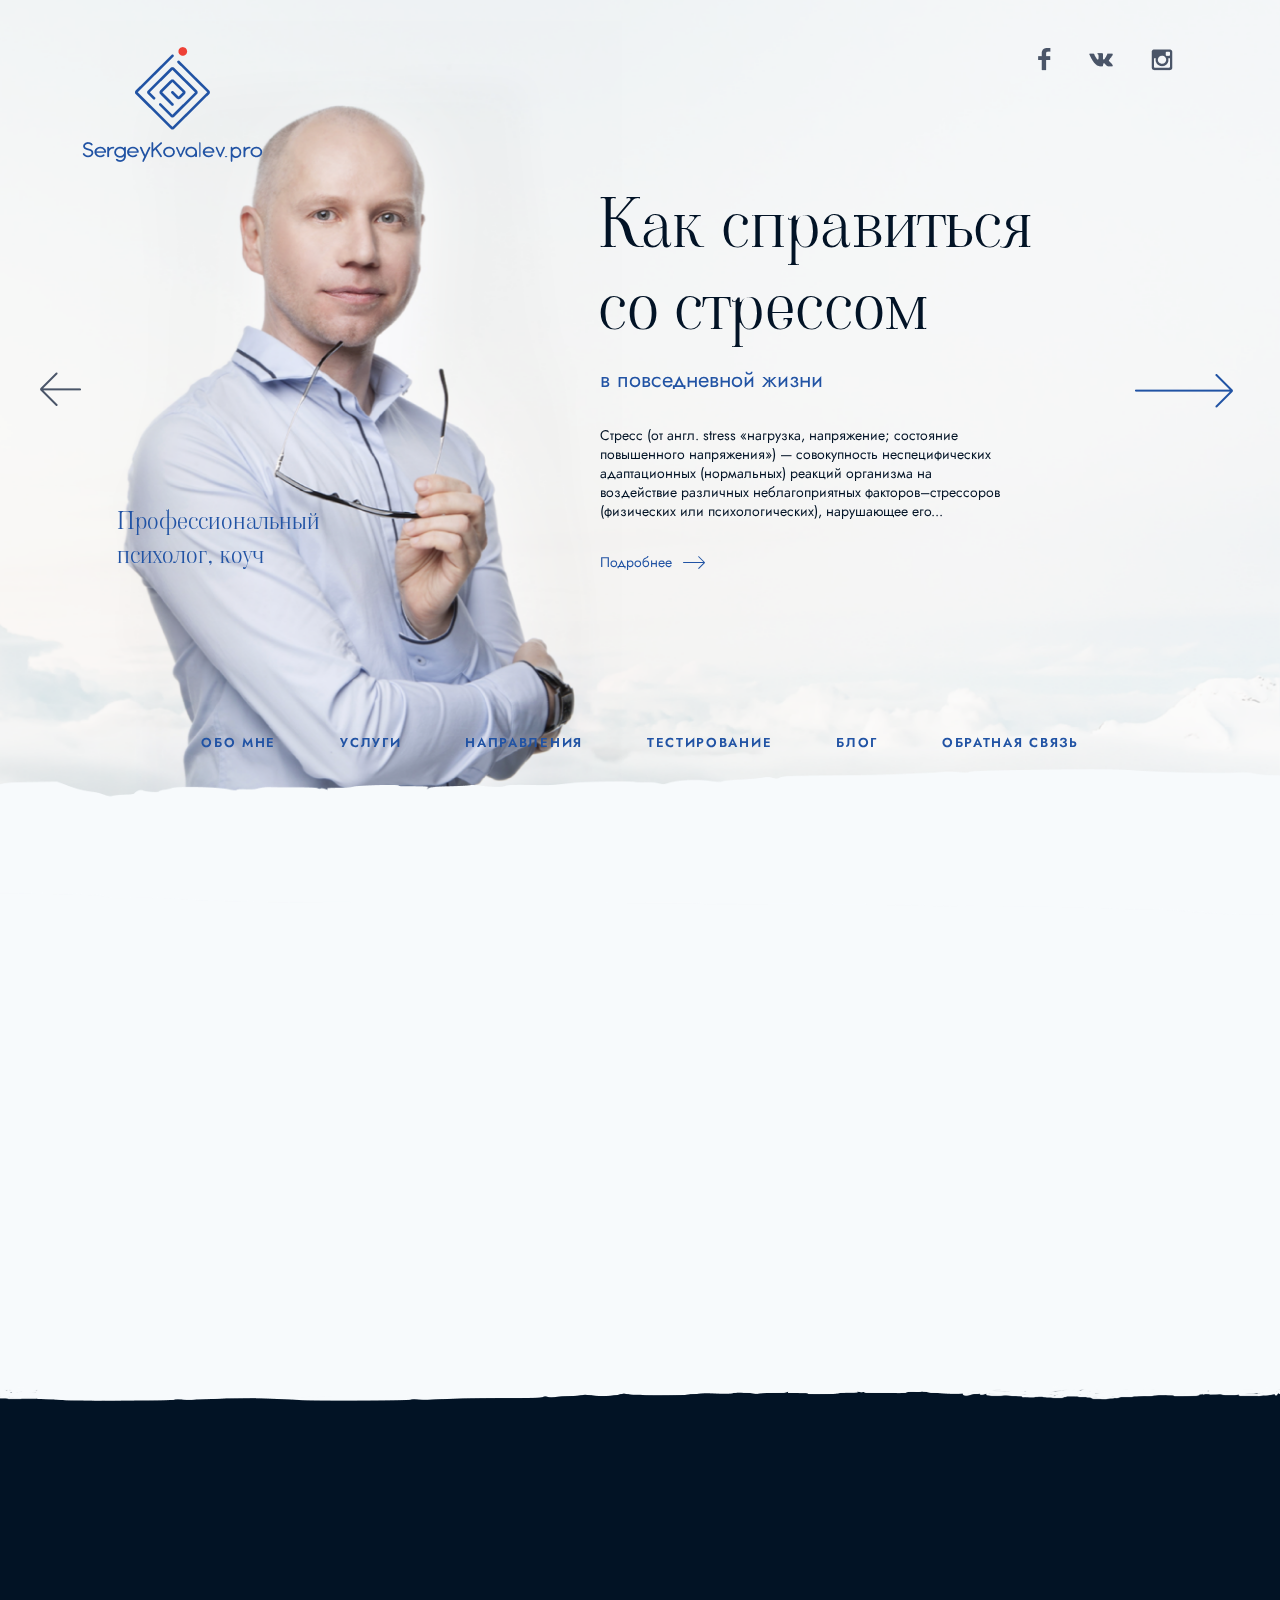
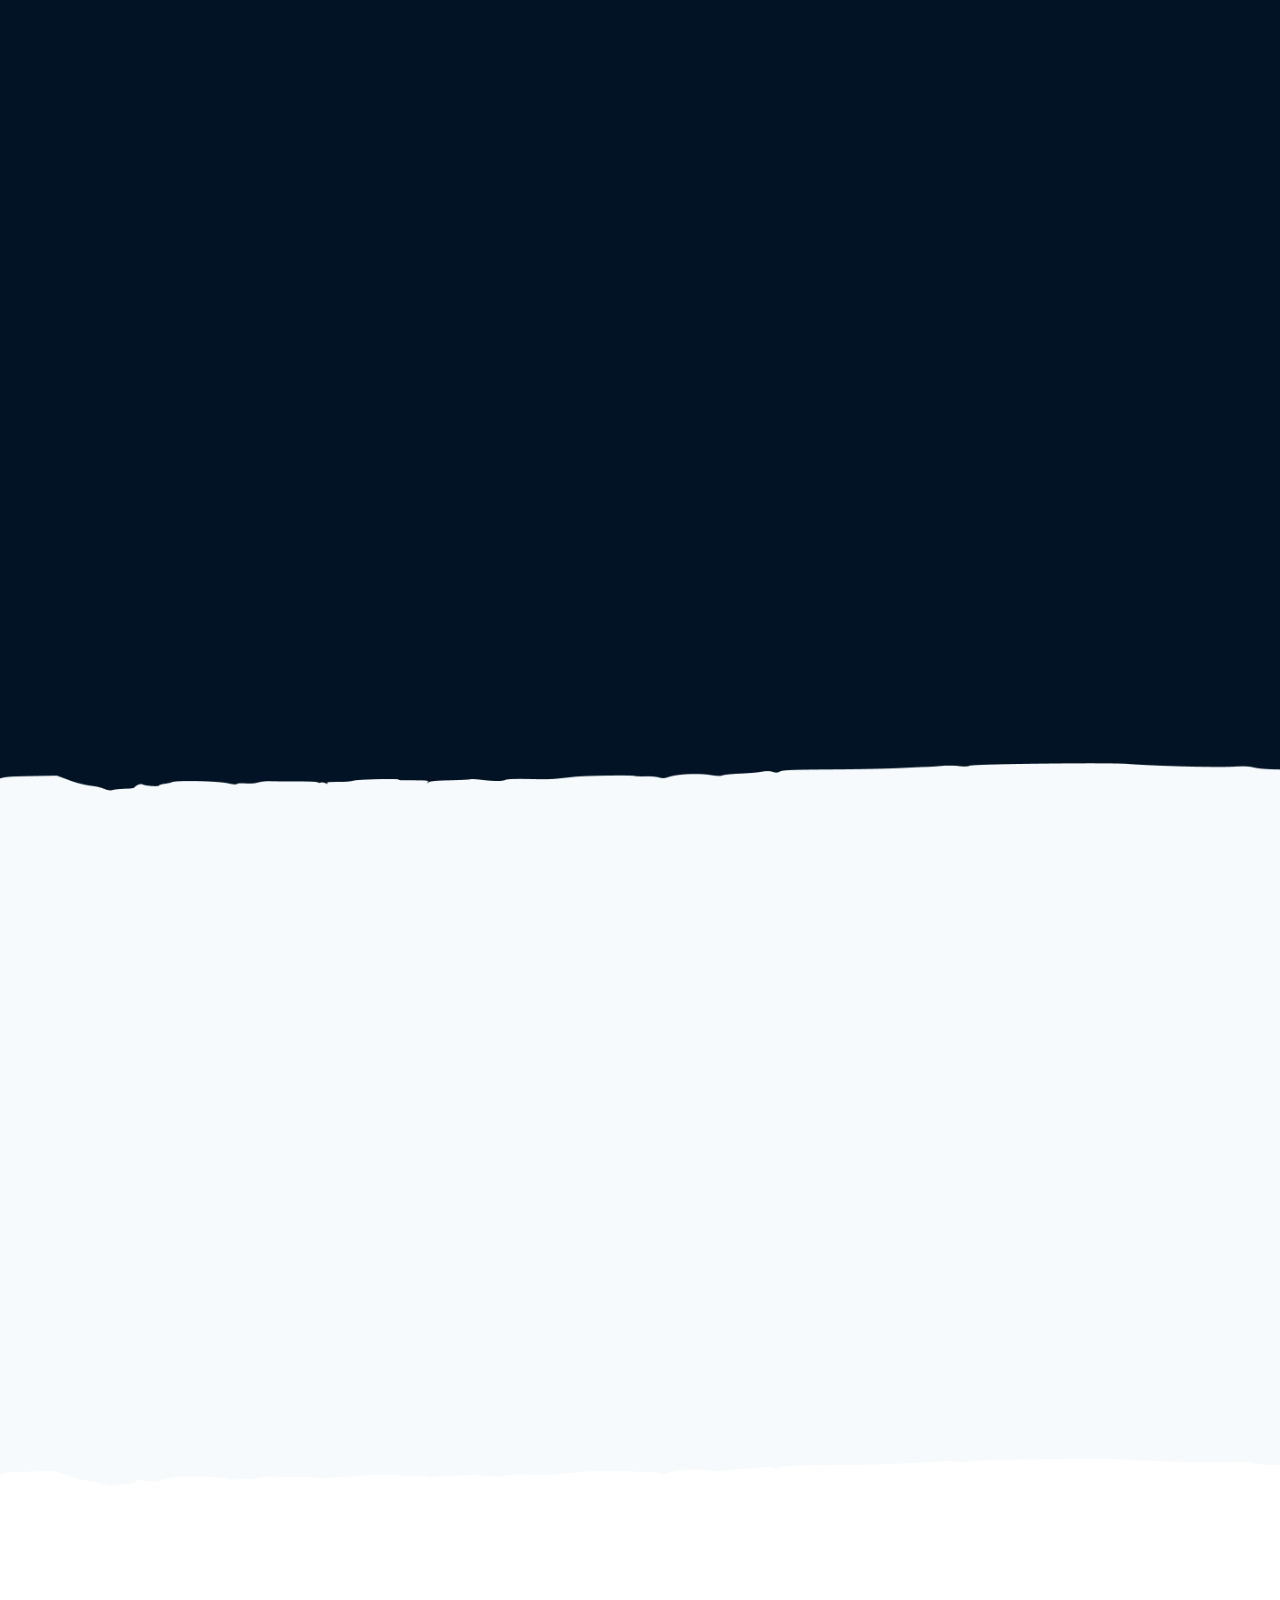
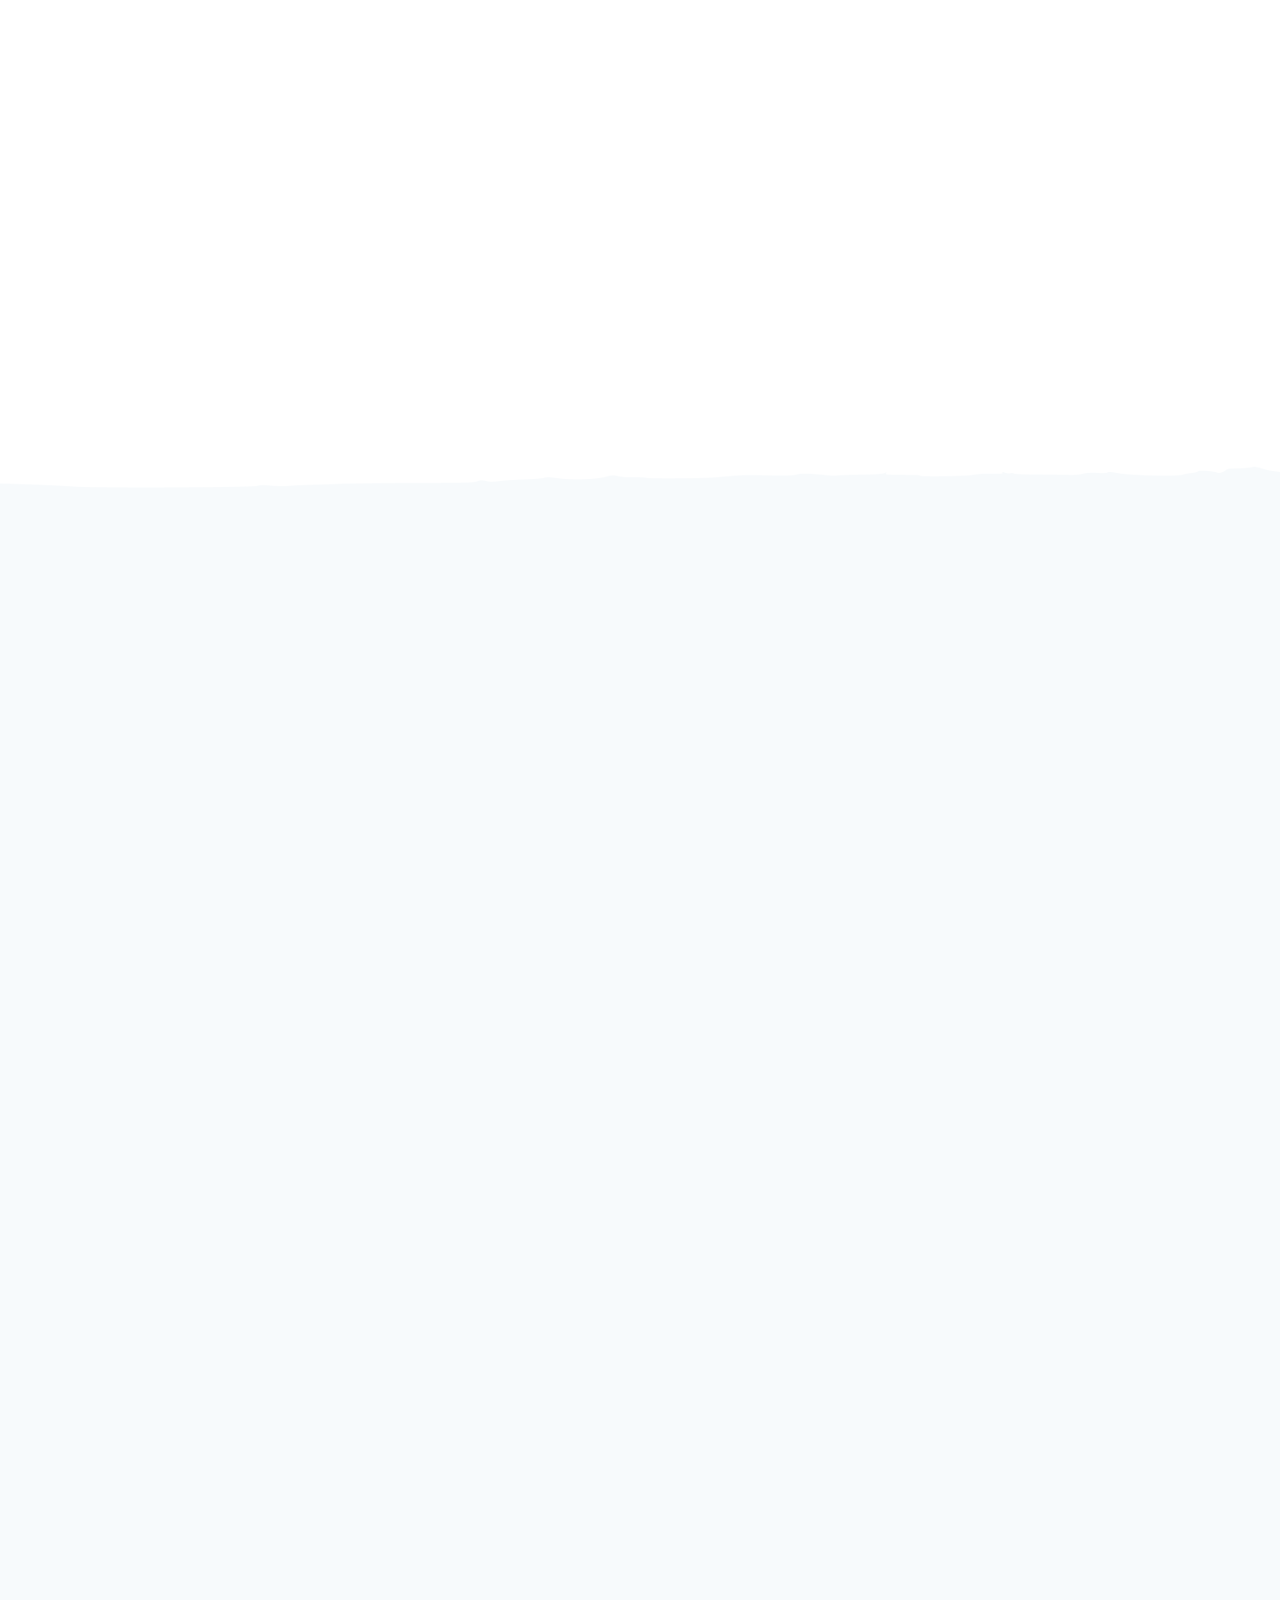
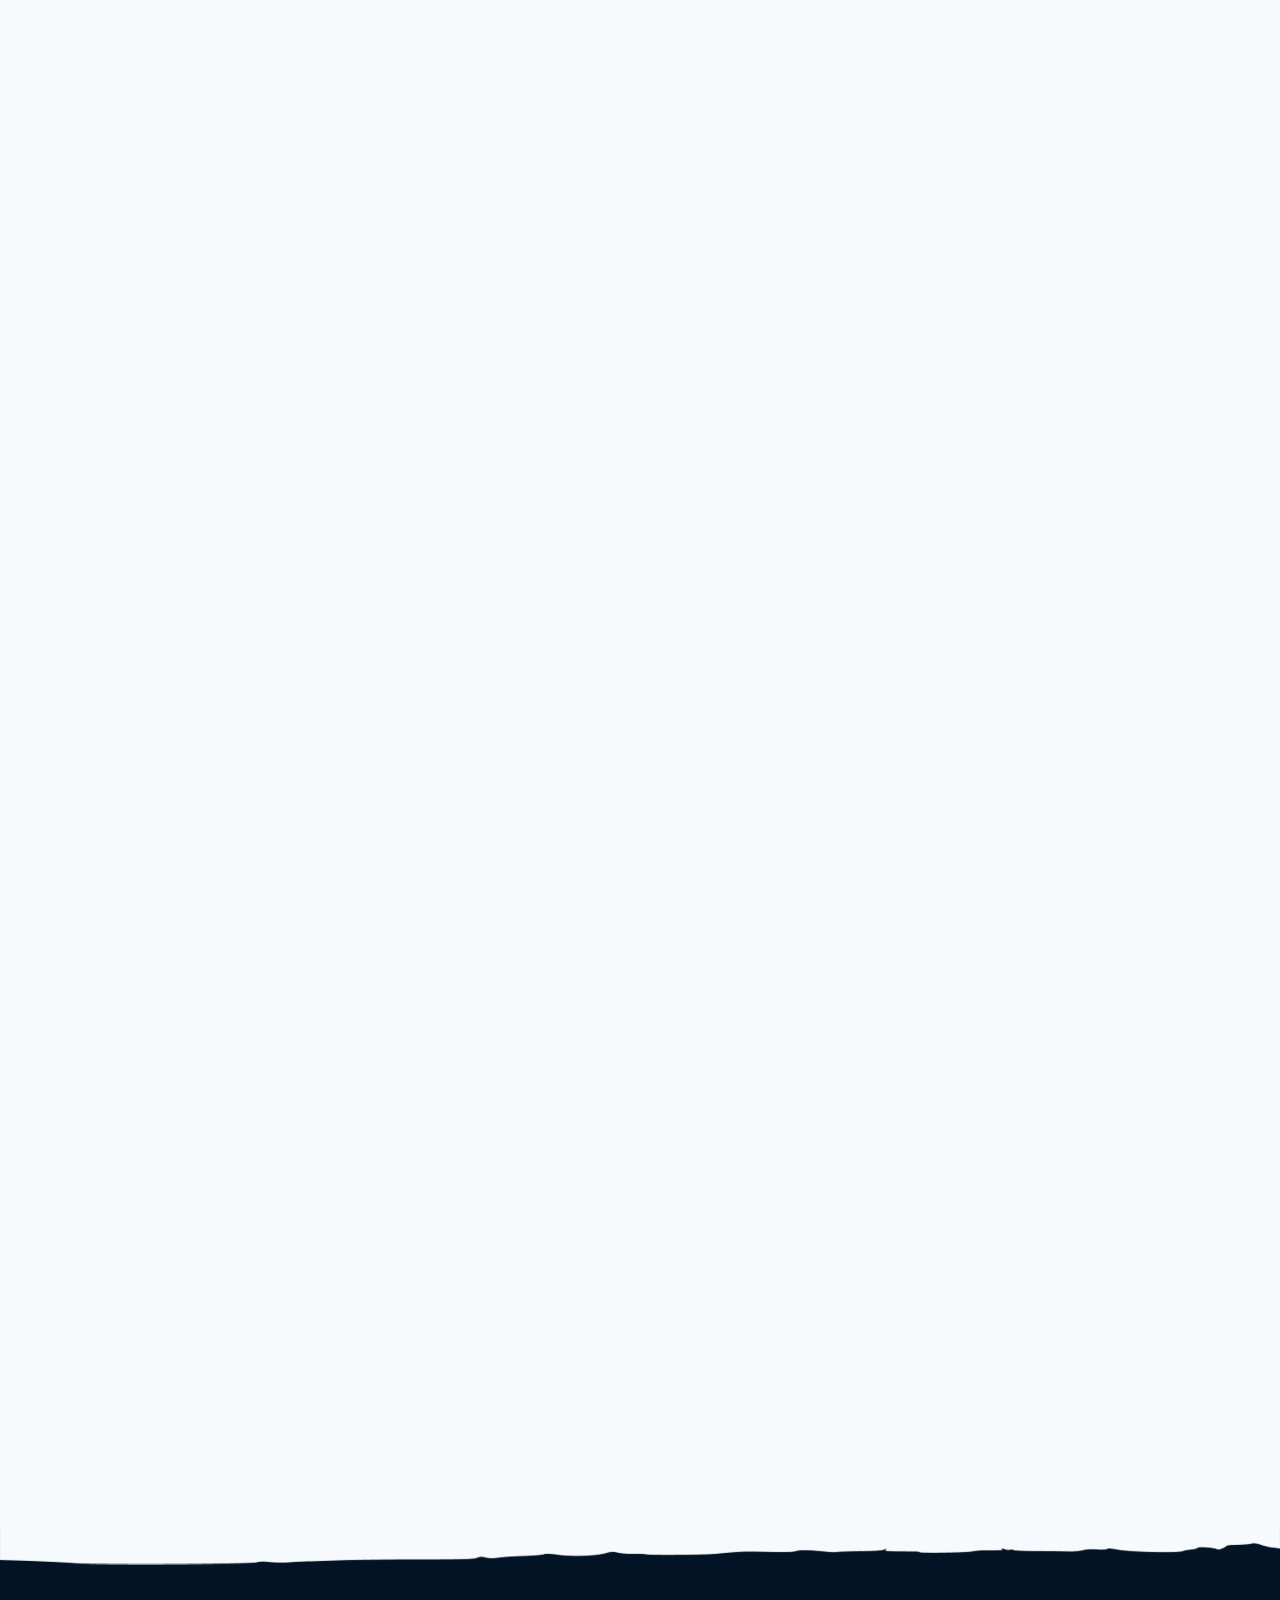
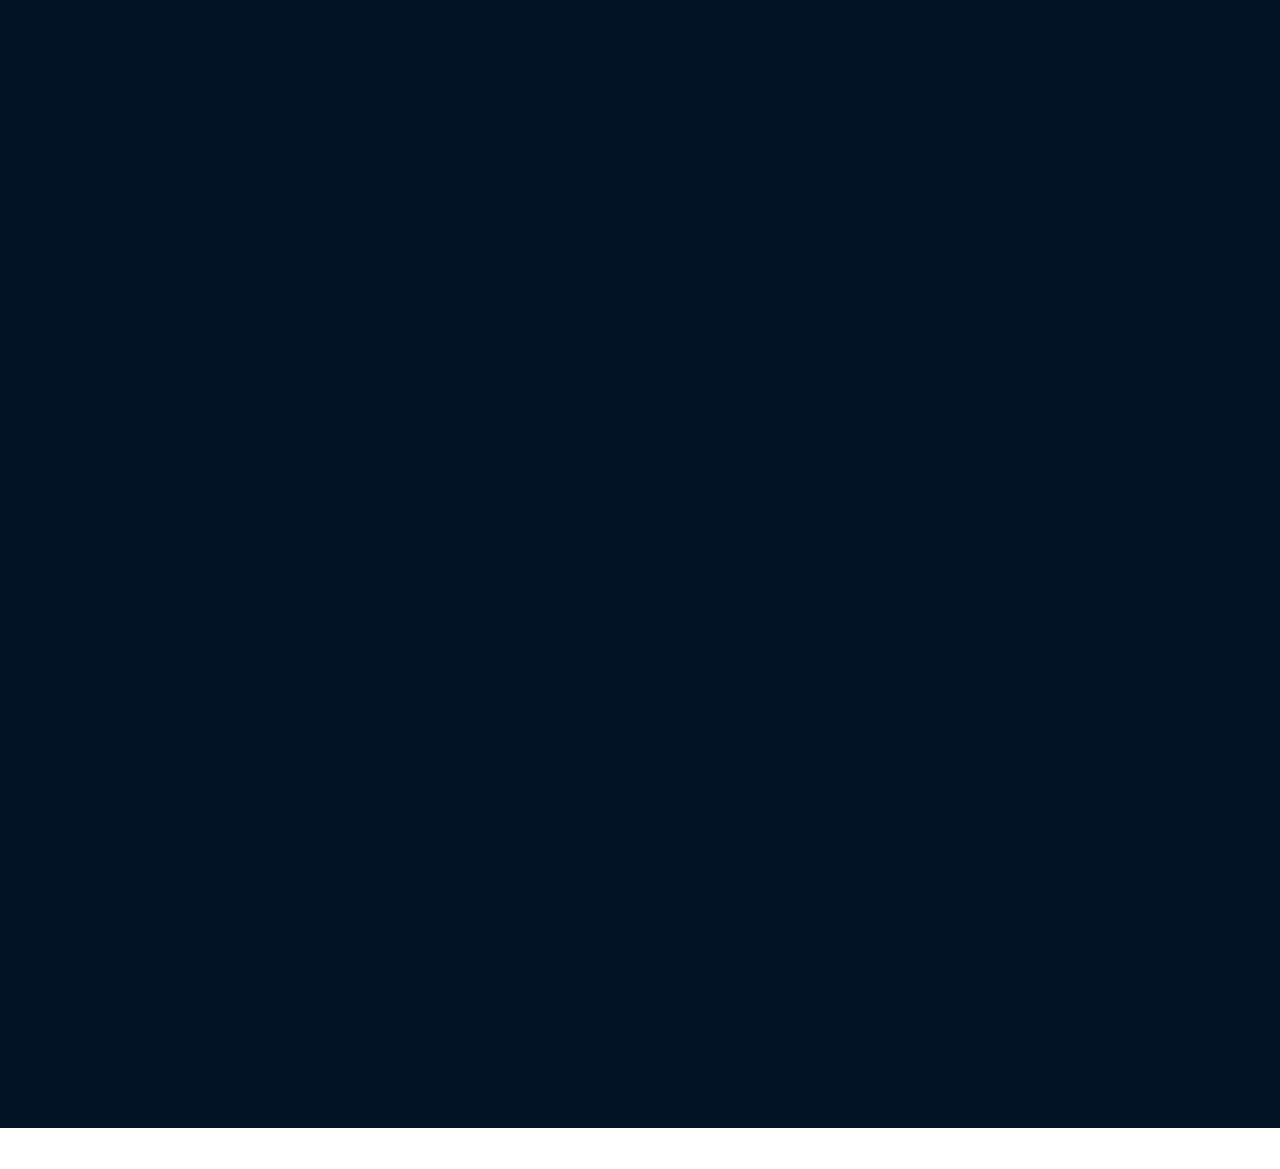
<file: index.html>
<!DOCTYPE html>
<html lang="en">
<head>
	<meta charset="UTF-8">
	<meta name="viewport" content="width=device-width, initial-scale=1.0">
	<link rel="stylesheet" type="text/css" href="css/style.css">
	<link rel="stylesheet" type="text/css" href="css/media.css">
    <link rel="stylesheet" href="js/fm.revealator.jquery.css">
	  <link
	    rel="stylesheet"
	    href="https://cdnjs.cloudflare.com/ajax/libs/animate.css/4.1.1/animate.min.css"
	  />
	<link rel="stylesheet" href="js/vegas.min.css">
	<title>Index</title>

    <link rel="stylesheet" href="http://ganlanyuan.github.io/tiny-slider/dist/tiny-slider.css">

</head>
<body>

	<div class="mobile__div" style="display: none;">
		<div class="cover__mobile revealator-slideup revealator-once">
			<div class="cover__mobile-logo hover-el">
				<a href="index.html">
					<img src="img/mobileLogo3.png">
				</a>
			</div>
			<div class="cover__mobile__social">
				<ul>
					<li class="cover__mobile__social-item hover-el">
						<a href="#">
							<img src="img/fbMob3.png">
						</a>
					</li>
					<li class="cover__mobile__social-item hover-el">
						<a href="#">
							<img src="img/vkMob3.png">
						</a>
					</li>
					<li class="cover__mobile__social-item hover-el">
						<a href="#">
							<img src="img/instaMob3.png">
						</a>
					</li>
				</ul>
			</div>
			<div class="cover__mobile-button exit-btn hover-el">
				<svg width="27" height="28" viewBox="0 0 27 28" fill="none" xmlns="http://www.w3.org/2000/svg">
				<path d="M0.0947266 25.3418L24.8435 0.59306L26.9059 2.65545L2.15712 27.4042L0.0947266 25.3418Z" fill="#4A5568"/>
				<path d="M2.1571 0.59375L26.9058 25.3425L24.8434 27.4049L0.0947095 2.65614L2.1571 0.59375Z" fill="#4A5568"/>
				</svg>
			</div>
		</div>	
		<div class="mobile__div__container">
			<ul class="mobile__div__list jost">
				<li class="mobile__div__list-item hover-el">
					<a href="#">Обо мне</a>
				</li>
				<li class="mobile__div__list-item hover-el">
					<a href="#">Услуги</a>
				</li>
				<li class="mobile__div__list-item hover-el">
					<a href="#">Направления</a>
				</li>
				<li class="mobile__div__list-item hover-el">
					<a href="test.html">Тестирование</a>
				</li>
				<li class="mobile__div__list-item hover-el">
					<a href="blog.html">Блог</a>
				</li>
				<li class="mobile__div__list-item hover-el">
					<a href="">Обратная связь</a>
				</li>
			</ul>
		</div>
	</div>

	<div class="cover">
		<div class="cover__mobile revealator-slideup revealator-once">
			<div class="cover__mobile-logo hover-el">
				<a href="index.html">
					<img src="img/mobileLogo3.png">
				</a>
			</div>
			<div class="cover__mobile__social">
				<ul>
					<li class="cover__mobile__social-item hover-el">
						<img src="img/fbMob3.png">
					</li>
					<li class="cover__mobile__social-item hover-el">
						<img src="img/vkMob3.png">
					</li>
					<li class="cover__mobile__social-item hover-el">
						<img src="img/instaMob3.png">
					</li>
				</ul>
			</div>
			<div class="cover__mobile-button hover-el">
				<img src="img/Vector (59).png">
			</div>
		</div>
		<div class="cover__header revealator-slideup revealator-once">
			<div class="cover__header__logo hover-el">
				<a href="index.html">
					<img src="img/logo.png">
				</a>
			</div>
			<div class="cover__header__social">
				<ul>
					<li class="cover__header__social-icon hover-el">
						<a href="#">
							<img src="img/facebook.png" class="cover__header__social-icon-fb">
						</a>
					</li>
					<li class="cover__header__social-icon hover-el">
						<a href="#">
							<img src="img/Vector (41).png" class="cover__header__social-icon-vk">
						</a>
					</li>
					<li class="cover__header__social-icon hover-el">
						<a href="#">
							<img src="img/instagram.png" class="cover__header__social-icon-insta">
						</a>
					</li>
				</ul>
			</div>
		</div>

		<div class="cover__content revealator-slideup revealator-delay5 revealator-once">
			<div class="cover__content__arProf">
				<div class="cover__leftArrow hover-el">
					<img src="img/leftArrow.png">
				</div>
				<div class="cover__prof viaodaLidre">
					<p class="cover__prof-text">Профессиональный психолог, коуч</p>
				</div>
			</div>
			<div class="cover__stress">
				<div class="cover__stress__title viaodaLidre">
						<p class="cover__stress__title-text1">Как справиться  со стрессом<p>
						<p class="cover__stress__title-text2 jost">в повседневной жизни</p>
				</div>
				<div class="cover__stress__def">
					<div class="cover__stress__definition">
						<p class="cover__stress__def-text jost">Стресс (от англ. stress «нагрузка, напряжение; состояние повышенного напряжения») — совокупность неспецифических адаптационных (нормальных) реакций организма на воздействие различных неблагоприятных факторов–стрессоров (физических или психологических), нарушающее его...</p>
					</div>
					<div class="cover__stress__details hover-el">
						<a href="#">
							<p class="cover__stress__details-text jost">Подробнее</p>
							<img class="cover__stress__details-img" src="img/rightArrowDef.png">
						</a>
					</div>		
				</div>
			</div>
			<div class="cover__rightArrow hover-el">
				<img src="img/rightArr.png">
			</div>
		</div>

		<div class="slider__mobile revealator-slideup revealator-delay9 revealator-once">
			<div class="slider__mobile-circle hover-el"></div>
			<div class="slider__mobile-circle hover-el"></div>
			<div class="slider__mobile-circle hover-el"></div>
			<div class="slider__mobile-circle hover-el"></div>
			<div class="slider__mobile-circle hover-el"></div>
		</div>

		<div class="cover__navmenu navmenu jost revealator-slideup revealator-delay10 revealator-once">
			<ul>
				<li class="cover__navmenu__item navmenu__item-about navmenu__item">
					<a href="#">Обо мне</a>
				</li>
				<li class="cover__navmenu__item navmenu__item-services navmenu__item">
					<a href="#">Услуги</a>
				</li>
				<li class="cover__navmenu__item navmenu__item-directions navmenu__item">
					<a href="#">Направления</a>
				</li>
				<li class="cover__navmenu__item navmenu__item-testing navmenu__item">
					<a href="test.html">Тестирование</a>
				</li>
				<li class="cover__navmenu__item navmenu__item-blog navmenu__item">
					<a href="blog.html">Блог</a>
				</li>
				<li class="cover__navmenu__item navmenu__item-feedback navmenu__item">
					<a href="#">Обратная связь</a>
				</li>
			</ul>
		</div>
	</div>

	<div class="cloud">
		<img src="img/cloud.png">
	</div>

	<div class="about__me">
		<div class="about__me__wrapper">
			<div class="about__me__item revealator-slideup revealator-once">
				<div class="about__me__item-img">
					<img src="img/education.png">
				</div>
				<div class="about__me__item__title jost">
					<p class="about__me__item__title-text">Образование:</p>
				</div>
				<div class="about__me__item__list jost">
					<ul>
						<li class="about__me__item__list-text">
							<p class="list-style-circle"></p>
							<p>Московский государственный университет коммерции, факультет менеджмента</p>
						</li>
						<li class="about__me__item__list-text">
							<p class="list-style-circle"></p>
							<p>Новосибирский государственный университет, факультет психологии</p>
						</li>
					</ul>
				</div>
			</div>

			<div class="about__me__item revealator-slideup revealator-delay10 revealator-once">
				<div class="about__me__item-img">
					<img src="img/certificates.png">
				</div>
				<div class="about__me__item__title jost">
					<p class="about__me__item__title-text">Дополнительное образование, сертификаты:</p>
				</div>
				<div class="about__me__item__list jost">
					<ul>
						<li class="about__me__item__list-text">
							<p class="list-style-circle"></p>
							<p>Индивидуальное консультирование в когнитивно-поведенческом подходе, сертификат Сибирского института психологического консультирования.</p>
						</li>
						<li class="about__me__item__list-text">
							<p class="list-style-circle"></p>
							<p>Международный союз коучей/International Coaches Union (ICU), сертификат Professional Coach.</p>
						</li>
					</ul>
				</div>
			</div>

			<div class="about__me__item revealator-slideup revealator-delay15 revealator-once">
				<div class="about__me__item-img">
					<img src="img/teaching.png">
				</div>
				<div class="about__me__item__title jost">
					<p class="about__me__item__title-text">Преподавательская деятельность:</p>
				</div>
				<div class="about__me__item__list jost">
					<ul>
						<li class="about__me__item__list-text">
							<p class="list-style-circle"></p>
							<p>Новосибирский государственный университет</p>
						</li>
						<li class="about__me__item__list-text">
							<p class="list-style-circle"></p>
							<p>Международный институт рекламы (International Institute of Advertising (IIA)</p>
						</li>
					</ul>
				</div>
			</div>
		</div>
		<div class="navmenu__mobile">
			<div class="navmenu__mobile-circle"></div>
			<div class="navmenu__mobile-circle"></div>
			<div class="navmenu__mobile-circle"></div>
		</div>
	</div>

	<div class="cloud2">
		<img src="img/cloud2.png">
	</div>

	<div class="services">
		<div class="services__mobile">
			<div class="services__mobile-logo">
				<img src="img/mobileLogo.png">
			</div>
			<div class="services__mobile-button">
				<img src="img/mobileMenuBtn.png">
			</div>
			<div class="services__mobile__social">
				<ul>
					<li class="services__mobile__social-item">
						<img src="img/fbMob.png">
					</li>
					<li class="services__mobile__social-item">
						<img src="img/vkMob.png">
					</li>
					<li class="services__mobile__social-item">
						<img src="img/instaMob.png">
					</li>
				</ul>
			</div>
		</div>

		<div class="services__navmenu navmenu jost revealator-rotateright revealator-once">
			<ul>
				<li class="services__navmenu__item navmenu__item-about navmenu__item">
					<a href="#">Обо мне</a>
				</li>
				<li class="services__navmenu__item navmenu__item-services navmenu__item">
					<a href="#">Услуги</a>
				</li>
				<li class="services__navmenu__item navmenu__item-directions navmenu__item">
					<a href="#">Направления</a>
				</li>
				<li class="services__navmenu__item navmenu__item-testing navmenu__item">
					<a href="test.html">Тестирование</a>
				</li>
				<li class="services__navmenu__item navmenu__item-blog navmenu__item">
					<a href="blog.html">Блог</a>
				</li>
				<li class="services__navmenu__item navmenu__item-feedback navmenu__item">
					<a href="#">Обратная связь</a>
				</li>
			</ul>
		</div>
		<div class="services__wrapper">
			<div class="services__list jost">
				<ul>
					<li class="services__list__item revealator-slideup revealator-delay2 revealator-once">
						<div class="services__list__item-img">
							<img src="img/service1.png">							
						</div>
						<div class="services__list__item__about">
							<p class="services__list__item__about-text">Индивидуальное психологическое консультирование</p>
						</div>
						<div class="services__list__item__more more">
						    <p class="services__list__item__more-text more__text">Подробнее</p>
						    <img src="img/moreYellow.png">
						</div>
					</li>
					<li class="services__list__item revealator-slideup revealator-delay4 revealator-once" style="background: #4A5568;" >
						<div class="services__list__item-img">
							<img src="img/service2.png">							
						</div>
						<div class="services__list__item__about">
							<p class="services__list__item__about-text ">Коррекция семейных отношений, детско-родительских отношений</p>
						</div>
						<div class="services__list__item__more more">
						    <p class="services__list__item__more-text more__text">Подробнее</p>
						    <img src="img/moreYellow.png">
						</div>
					</li>

					<li class="services__list__item revealator-slideup revealator-delay6 revealator-once">

						<div class="services__list__item-img">
							<img src="img/service3.png">							
						</div>
						<div class="services__list__item__about">
							<p class="services__list__item__about-text">Профессиональная ориентация подростков</p>
						</div>
						<div class="services__list__item__more more">
						    <p class="services__list__item__more-text more__text">Подробнее</p>
						    <img src="img/moreYellow.png">
						</div>
					</li>
					<li class="services__list__item revealator-slideup revealator-delay8 revealator-once">
						<div class="services__list__item-img">
							<img src="img/service4.png">							
						</div>
						<div class="services__list__item__about">
							<p class="services__list__item__about-text">Коучинг: индивидуальный, групповой, трансформационный</p>
						</div>
						<div class="services__list__item__more more">
						    <p class="services__list__item__more-text more__text">Подробнее</p>
						    <img src="img/moreYellow.png">
						</div>
					</li>
					<li class="services__list__item revealator-slideup revealator-delay10 revealator-once">
						<div class="services__list__item-img">
							<img src="img/service5.png">							
						</div>
						<div class="services__list__item__about">
							<p class="services__list__item__about-text">Диагностика и тестирование</p>
						</div>
						<div class="services__list__item__more more">
						    <p class="services__list__item__more-text more__text">Подробнее</p>
						    <img src="img/moreYellow.png">
						</div>
					</li>
					<li class="services__list__item revealator-slideup revealator-delay12 revealator-once">
						<div class="services__list__item-img">
							<img src="img/service6.png">							
						</div>
						<div class="services__list__item__about">
							<p class="services__list__item__about-text">Бизнес-консалтинг, бизнес-тренинги, executive coaching</p>
						</div>
						<div class="services__list__item__more more">
						    <p class="services__list__item__more-text more__text">Подробнее</p>
						    <img src="img/moreYellow.png">
						</div>
					</li>
				</ul>
			</div>
		</div>
	</div>

	<div class="cloud3">
		<img src="img/cloud3.png">
	</div>

	<div class="directions">
		<div class="mobile__menu">
			<div class="mobile__menu-logo">
				<img src="img/mobileLogo2.png">
			</div>
			<div class="mobile__menu-button">
				<img src="img/mobileMenuBtn2.png">
			</div>
			<div class="mobile__menu__social">
				<ul>
					<li class="mobile__menu__social-item">
						<img src="img/fbMob2.png">
					</li>
					<li class="mobile__menu__social-item">
						<img src="img/vkMob2.png">
					</li>
					<li class="mobile__menu__social-item">
						<img src="img/instaMob2.png">
					</li>
				</ul>
			</div>
		</div>
		<div class="directions__navmenu navmenu jost revealator-rotateright revealator-once">
			<ul>
				<li class="directions__navmenu__item navmenu__item-about navmenu__item">
					<a href="#">Обо мне</a>
				</li>
				<li class="directions__navmenu__item navmenu__item-services navmenu__item">
					<a href="#">Услуги</a>
				</li>
				<li class="directions__navmenu__item navmenu__item-directions navmenu__item">
					<a href="#">Направления</a>
				</li>
				<li class="directions__navmenu__item navmenu__item-testing navmenu__item">
					<a href="test.html">Тестирование</a>
				</li>
				<li class="directions__navmenu__item navmenu__item-blog navmenu__item">
					<a href="blog.html">Блог</a>
				</li>
				<li class="directions__navmenu__item navmenu__item-feedback navmenu__item">
					<a href="#">Обратная связь</a>
				</li>
			</ul>
		</div>
		<div class="directions__list animate__animated animate__fadeInUp animate__delay-2s">
			<ul class="jost">
				<li class="directions__list__item revealator-slideup revealator-delay2 revealator-once hover-el">
					<div class="directions__list__item-img">
						<img src="img/direction1.png">						
					</div>
					<div class="directions__list__item__text">
						<div class="directions__list__item__text-title">
							<p>Когнитивно-поведенческая терапия</p>
						</div>
						<div class="directions__list__item__more more">
						    <p class="directions__list__item__more-text more__text">Подробнее</p>
						    <img src="img/moreBlue.png">
						</div>
					</div>
				</li>
				<li class="directions__list__item revealator-slideup revealator-delay4 revealator-once hover-el">
					<div class="directions__list__item-img">
						<img src="img/direction2.png">						
					</div>
					<div class="directions__list__item__text">
						<div class="directions__list__item__text-title">
							<p>Гештальт-терапия</p>
						</div>
						<div class="directions__list__item__more more">
						    <p class="directions__list__item__more-text more__text">Подробнее</p>
						    <img src="img/moreBlue.png">
						</div>
					</div>
				</li>
				<li class="directions__list__item revealator-slideup revealator-delay6 revealator-once hover-el">
					<div class="directions__list__item-img">
						<img src="img/direction3.png">					
					</div>
					<div class="directions__list__item__text">
						<div class="directions__list__item__text-title">
							<p>Системный подход</p>
						</div>
						<div class="directions__list__item__more more">
						    <p class="directions__list__item__more-text more__text">Подробнее</p>
						    <img src="img/moreBlue.png">
						</div>
					</div>
				</li>
				<li class="directions__list__item revealator-slideup revealator-delay8 revealator-once hover-el">
					<div class="directions__list__item-img">
						<img src="img/direction4.png">					
					</div>
					<div class="directions__list__item__text">
						<div class="directions__list__item__text-title">
							<p>Телесно-ориентированная терапия</p>
						</div>
						<div class="directions__list__item__more more">
						    <p class="directions__list__item__more-text more__text">Подробнее</p>
						    <img src="img/moreBlue.png">
						</div>
					</div>
				</li>
				<li class="directions__list__item revealator-slideup revealator-delay10 revealator-once hover-el">
					<div class="directions__list__item-img">
						<img src="img/direction5.png">						
					</div>
					<div class="directions__list__item__text">
						<div class="directions__list__item__text-title">
							<p>Психодинамический подход</p>
						</div>
						<div class="directions__list__item__more more">
						    <p class="directions__list__item__more-text more__text">Подробнее</p>
						    <img src="img/moreBlue.png">
						</div>
					</div>
				</li>
				<li class="directions__list__item revealator-slideup revealator-delay12 revealator-once hover-el">
					<div class="directions__list__item-img">
						<img src="img/direction6.png">						
					</div>
					<div class="directions__list__item__text jost">
						<div class="directions__list__item__text-title">
							<p>Арт-терапия (проективные методики)</p>
						</div>
						<div class="directions__list__item__more more">
						    <p class="directions__list__item__more-text more__text">Подробнее</p>
						    <img src="img/moreBlue.png">
						</div>
					</div>
				</li>
				<li class="directions__list__item revealator-slideup revealator-delay14 revealator-once hover-el">
					<div class="directions__list__item-img">
						<img src="img/direction7.png">
					</div>
					<div class="directions__list__item__text">
						<div class="directions__list__item__text-title">
							<p>Бизнес-консалтинг, бизнес-тренинги, executive coaching</p>
						</div>
						<div class="directions__list__item__more more">
						    <p class="directions__list__item__more-text more__text">Подробнее</p>
						    <img src="img/moreBlue.png">
						</div>
					</div>
				</li>
			</ul>
				
			</div>
		</div>
	</div>

	<div class="cloud4">
		<img src="img/cloud4.png">
	</div>

	<div class="testing">
		<div class="mobile__menu revealator-slideup revealator-delay2 revealator-once">
			<div class="mobile__menu-logo">
				<img src="img/mobileLogo2.png">
			</div>
			<div class="mobile__menu-button">
				<img src="img/mobileMenuBtn2.png">
			</div>
			<div class="mobile__menu__social">
				<ul>
					<li class="mobile__menu__social-item">
						<img src="img/fbMob2.png">
					</li>
					<li class="mobile__menu__social-item">
						<img src="img/vkMob2.png">
					</li>
					<li class="mobile__menu__social-item">
						<img src="img/instaMob2.png">
					</li>
				</ul>
			</div>
		</div>
		<div class="testing__navmenu navmenu jost revealator-slideup revealator-delay2 revealator-once">
			<ul>
				<li class="testing__navmenu__item navmenu__item-about navmenu__item">
					<a href="#">Обо мне</a>
				</li>
				<li class="testing__navmenu__item navmenu__item-services navmenu__item">
					<a href="#">Услуги</a>
				</li>
				<li class="testing__navmenu__item navmenu__item-directions navmenu__item">
					<a href="#">Направления</a>
				</li>
				<li class="testing__navmenu__item navmenu__item-testing navmenu__item">
					<a href="#">Тестирование</a>
				</li>
				<li class="testing__navmenu__item navmenu__item-blog navmenu__item">
					<a href="#">Блог</a>
				</li>
				<li class="testing__navmenu__item navmenu__item-feedback navmenu__item">
					<a href="#">Обратная связь</a>
				</li>
			</ul>
		</div>
		<div class="testing__list revealator-slideup revealator-delay4 revealator-once">
			<ul class="jost autoplay sw-slides" id="op">
				<li class="testing__list__item sw-slide">
					<p class="testing__list__item-title">Многостороннее исследование личности</p>
					<div class="testing__list__item__text">
						<p class="testing__list__item__text-target">Цель исследования</p>
						<p class="testing__list__item__text-target-text">Исследование различных аспектов личности и актуального психического состояния</p>
					    <p class="testing__list__item__text-method">Метод</p>
					    <p class="testing__list__item__text-method-text">MMPI, Кеттелл</p>
					</div>
				</li>
				<li class="testing__list__item sw-slide">
					<p class="testing__list__item-title">Мышление и речь</p>
					<div class="testing__list__item__text">
						<p class="testing__list__item__text-target">Цель исследования</p>
						<p class="testing__list__item__text-target-text">Содержание ассоциативных реакций. Уровень вербальной культуры. Вербальная продуктивность, лабильность. Эгоцентризм (контент анализ).</p>
					    <p class="testing__list__item__text-method">Методы</p>
					    <p class="testing__list__item__text-method-text">Ассоциативные эксперименты: Прямой ассоциативный эксперимент. Направленный ассоциативный. Цепной ассоциативный эксперимент. Модифицированный. ...</p>
					</div>
				</li>
				<li class="testing__list__item sw-slide">
					<p class="testing__list__item-title">Интегральные свойства и типологии</p>
					<div class="testing__list__item__text">
						<p class="testing__list__item__text-target">Цель исследования</p>
						<p class="testing__list__item__text-target-text">Экстраверсия, нейротизм (+темперамент). Типология по Юнгу. Локус контроля в разных сферах деятельности. ...</p>
					    <p class="testing__list__item__text-method" style="margin-top: 16px;">Метод</p>
					    <p class="testing__list__item__text-method-text">Опросник Айзенка, Вильсона. Опросник Майерс-Бриггс. Опросник Бажина. Опросник Крапмена. Опросник Шострема. Опросник Плутчека. Опросник Зимбардо.</p>
					</div>
				</li>
			</ul>
		</div>
		<div class="testing__pages jost revealator-slideup revealator-delay6 revealator-once">
			<img src="img/testLeftArrow.png" alt="">
			<p class="testing__pages-page">1</p>
			<img class="testing__pages-oblicueLine" src="img/testOblicueLine.png">
			<p class="testing__pages-pages">5</p>
			<img class="testing__pages-rightArrow" src="img/testRightArrow.png">
		</div>
	</div>

	<div class="cloud5">
		<img src="img/cloud5.png">
	</div>

	<div class="blog">
		<div class="mobile__menu">
			<div class="mobile__menu-logo">
				<img src="img/mobileLogo2.png">
			</div>
			<div class="mobile__menu-button">
				<img src="img/mobileMenuBtn2.png">
			</div>
			<div class="mobile__menu__social">
				<ul>
					<li class="mobile__menu__social-item">
						<img src="img/fbMob2.png">
					</li>
					<li class="mobile__menu__social-item">
						<img src="img/vkMob2.png">
					</li>
					<li class="mobile__menu__social-item">
						<img src="img/instaMob2.png">
					</li>
				</ul>
			</div>
		</div>
		<div class="blog__wrapper">
			<div class="blog__navmenu navmenu jost revealator-slideup revealator-delay2 revealator-once">
				<ul>
					<li class="blog__navmenu__item navmenu__item-about navmenu__item">
						<a href="#">Обо мне</a>
					</li>
					<li class="blog__navmenu__item navmenu__item-services navmenu__item">
						<a href="#">Услуги</a>
					</li>
					<li class="blog__navmenu__item navmenu__item-directions navmenu__item">
						<a href="#">Направления</a>
					</li>
					<li class="blog__navmenu__item navmenu__item-testing navmenu__item">
						<a href="#">Тестирование</a>
					</li>
					<li class="blog__navmenu__item navmenu__item-blog navmenu__item">
						<a href="#">Блог</a>
					</li>
					<li class="blog__navmenu__item navmenu__item-feedback navmenu__item">
						<a href="#">Обратная связь</a>
					</li>
				</ul>
			</div>
			<div class="blog__list blog__list-main">
				<div class="jost revealator-slideup revealator-delay4 revealator-once sw-slides">
					<ul id="hello" style="display: block;">
						<li class="blog__list__item sw-slide">
							<img class="blog__list__item-img" src="img/blog1.png">
							<p class="blog__list__item-date">13.04.2020</p>
							<p class="blog__list__item-title">Психолог, тренер или<br> бизнес-консультант</p>
							<p class="blog__list__item-text">Если ты психолог, тренер или бизнес-консультант, то инструменты Профессионального Коуча помогут тебе дополнительно зарабатывать как Коуч.</p>
						</li>
						<li class="blog__list__item sw-slide">
							<img class="blog__list__item-img" src="img/blog2.png">
							<p class="blog__list__item-date">24.03.2020</p>
							<p class="blog__list__item-title">Родитель</p>
							<p class="blog__list__item-text">Если ты родитель,, то по окончанию тренинга у тебя будет набор инструментов, который поможет тебе воспитать своего ребенка как целеустремленного гения.</p>
						</li>
						<li class="blog__list__item sw-slide">
							<img class="blog__list__item-img" src="img/blog3.png">
							<p class="blog__list__item-date">12.03.2020</p>
							<p class="blog__list__item-title">Ищешь своё предназначение</p>
							<p class="blog__list__item-text">Если ты сейчас ищешь своё предназначение и хочешь помогать людям, то Профессиональный Коуч — для тебя!</p>
						</li>
						<li class="blog__list__item sw-slide">
							<img class="blog__list__item-img" src="img/blog1.png">
							<p class="blog__list__item-date">13.04.2020</p>
							<p class="blog__list__item-title">Психолог, тренер или<br> бизнес-консультант</p>
							<p class="blog__list__item-text">Если ты психолог, тренер или бизнес-консультант, то инструменты Профессионального Коуча помогут тебе дополнительно зарабатывать как Коуч.</p>
						</li>
						<li class="blog__list__item sw-slide">
							<img class="blog__list__item-img" src="img/blog2.png">
							<p class="blog__list__item-date">24.03.2020</p>
							<p class="blog__list__item-title">Родитель</p>
							<p class="blog__list__item-text">Если ты родитель,, то по окончанию тренинга у тебя будет набор инструментов, который поможет тебе воспитать своего ребенка как целеустремленного гения.</p>
						</li>
						<li class="blog__list__item sw-slide">
							<img class="blog__list__item-img" src="img/blog3.png">
							<p class="blog__list__item-date">12.03.2020</p>
							<p class="blog__list__item-title">Ищешь своё предназначение</p>
							<p class="blog__list__item-text">Если ты сейчас ищешь своё предназначение и хочешь помогать людям, то Профессиональный Коуч — для тебя!</p>
						</li>
					</ul>
				</div>
			</div>

			<div class="blog__articles">
				<div class="slider__mobile">
					<div class="slider__mobile-circle"></div>
					<div class="slider__mobile-circle"></div>
				</div>

				<div class="all__articles revealator-slideup revealator-delay10 revealator-once hover-el">
					<p class="blog__articles-text jost">Все статьи</p>
					<img class="blog__articles-arrow" src="img/moreBlue.png">
				</div>
			</div>
		</div>
	</div>

	<div class="cloud6">
		<img src="img/cloud6.png">
	</div>

	<div class="feedback feedback__cover">
		<div class="feedback__container">
			<div class="feedback__navmenu navmenu jost revealator-slideup revealator-delay2 revealator-onces">
				<ul>
					<li class="feedback__navmenu__item navmenu__item-about navmenu__item">
						<a href="#">Обо мне</a>
					</li>
					<li class="feedback__navmenu__item navmenu__item-services navmenu__item">
						<a href="#">Услуги</a>
					</li>
					<li class="feedback__navmenu__item navmenu__item-directions navmenu__item">
						<a href="#">Направления</a>
					</li>
					<li class="feedback__navmenu__item navmenu__item-testing navmenu__item">
						<a href="#">Тестирование</a>
					</li>
					<li class="feedback__navmenu__item navmenu__item-blog navmenu__item">
						<a href="#">Блог</a>
					</li>
					<li class="feedback__navmenu__item navmenu__item-feedback navmenu__item">
						<a href="#">Обратная связь</a>
					</li>
				</ul>
			</div>	
			<div class="feedback__main revealator-slideup revealator-delay4 revealator-once">
					<p class="feedback__main-title viaodaLidre">Вы хотите поговорить об этом?</p>
					<p class="feedback__main-text jost">Со мной легко найти общий язык, я открыт к общению.</p>
					<div class="feedback__form">
						<form action="#">
							<input type="text" placeholder="Имя *" name="name" class="feedback__form-name">
							<input type="text" placeholder="Email *" name="email" class="feedback__form-email">
							<input type="text" placeholder="Сообщение *" name="message" class="feedback__form-message">
							<button class="feedback__form-submit jost" type="submit">Отправить</button>
							<div class="feedback__form-policy">
								<p>Нажимая кнопку «Отправить», вы соглашаетесь с политикой обработки персональных данных</p>
							</div>
						</form>
					</div>
					<div class="feedback__main__social revealator-slideup revealator-delay6 revealator-once">
						<div class="feedback__main__social__icons">
							<ul>
								<li class="hover-el">
									<a href="#">
										<img src="img/Vector (60).png">											
									</a>
								</li>
								<li class="hover-el">
									<a href="#">
										<img src="img/vk.png">										
									</a>
								</li>
								<li class="hover-el">
									<a href="#">
										<img src="img/Vector (61).png">											
									</a>
								</li>
							</ul>
						</div>
						<div class="feedback__main__social__logo">
							<img src="img/feedbackLogo.png">
							<p class="jost">Профессиональный психолог, коуч</p>
						</div>
					</div>
			</div>
		</div>
	</div>

	<script src="https://code.jquery.com/jquery-1.12.0.min.js"></script>
	<script src="js/fm.revealator.jquery.js"></script>
	<script type="text/javascript" src="js/script.js"></script>
    <script src="http://ganlanyuan.github.io/tiny-slider/dist/tiny-slider.js"></script>

	<script src="js/vegas.min.js"></script>




</body>
</html>
</file>
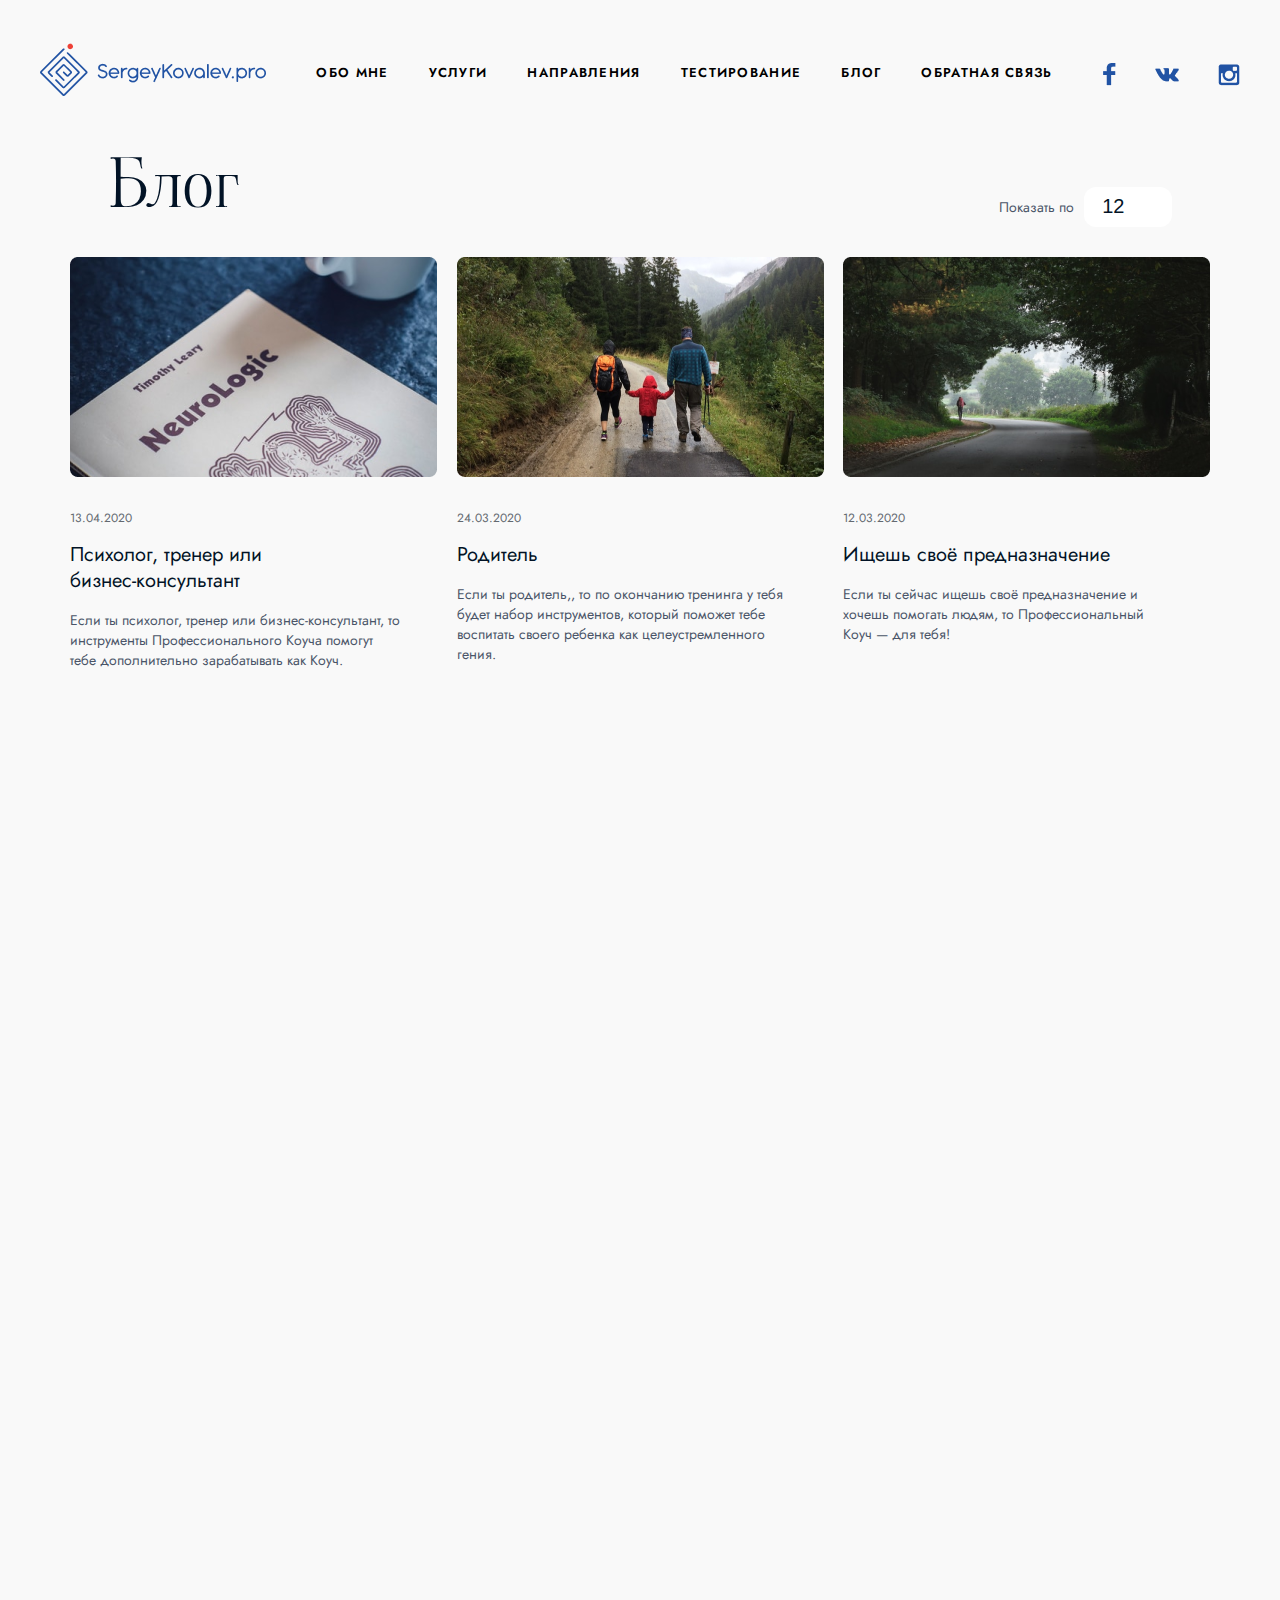
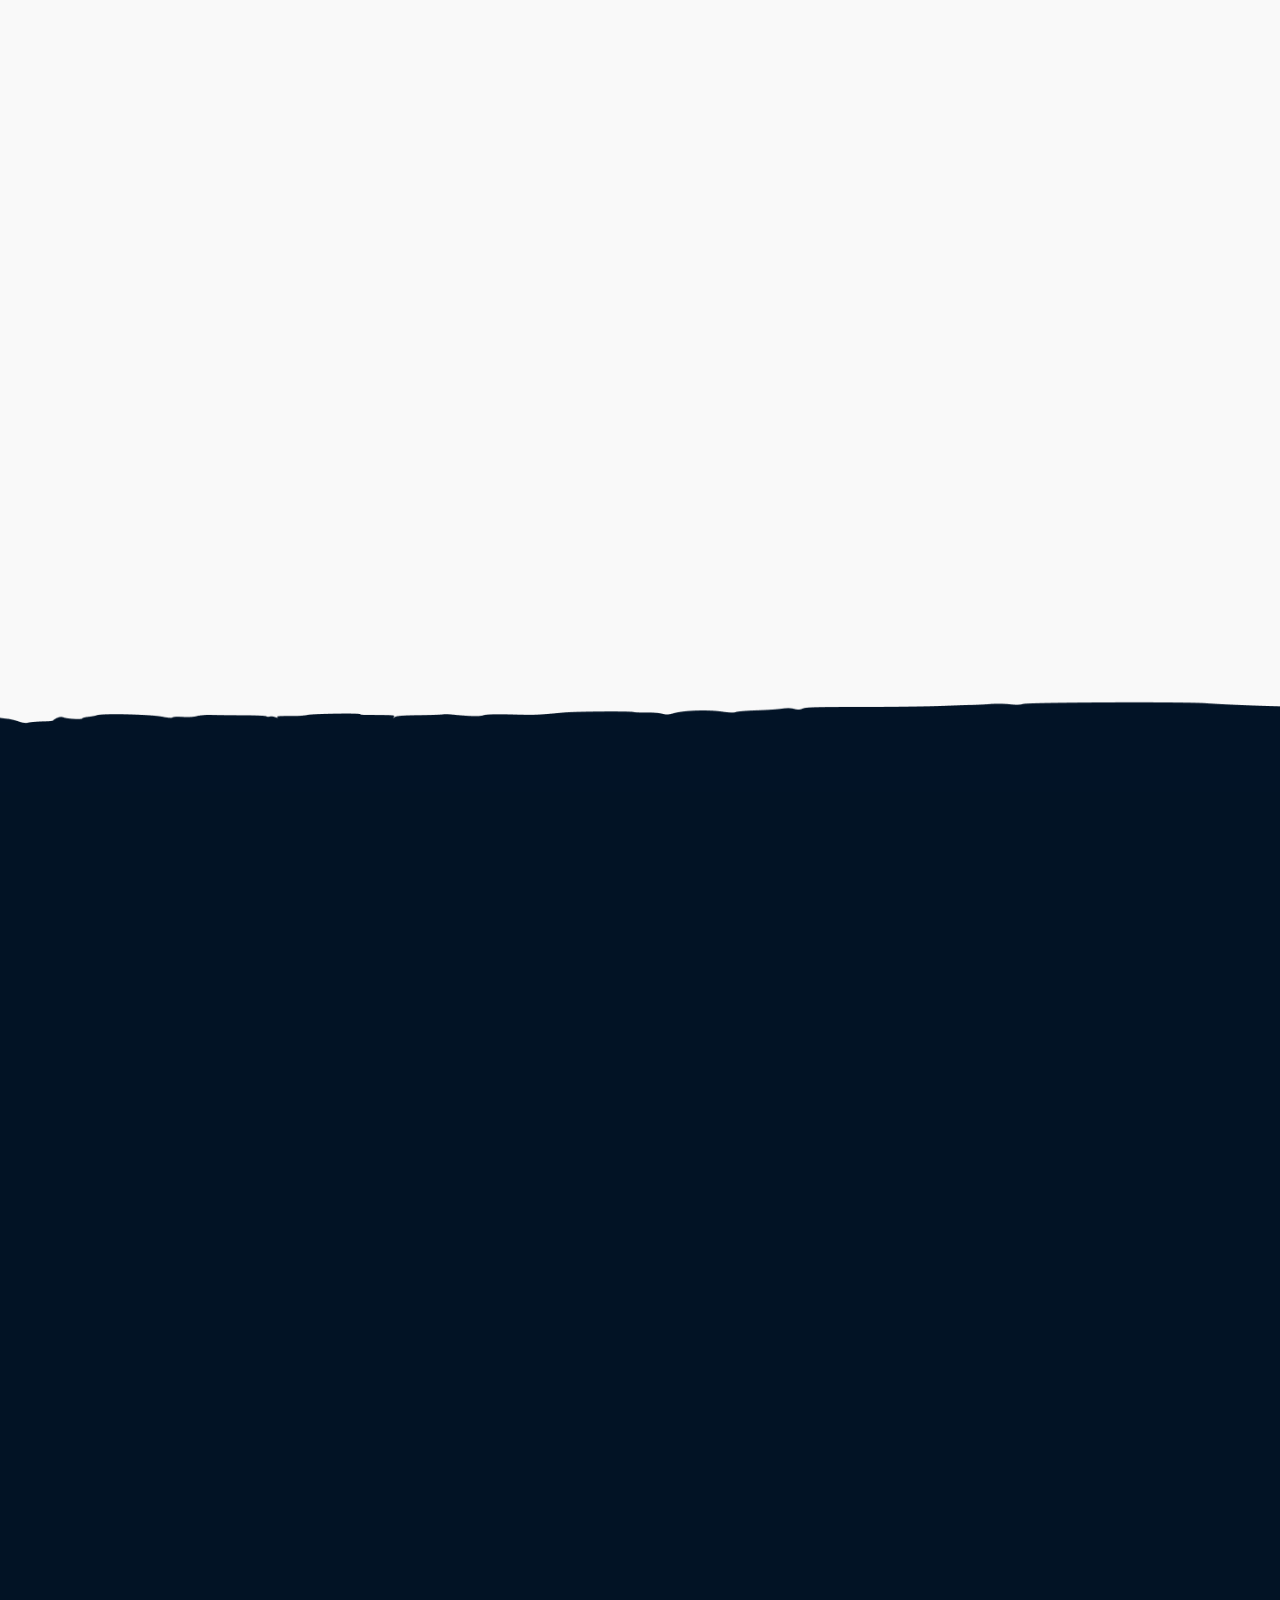
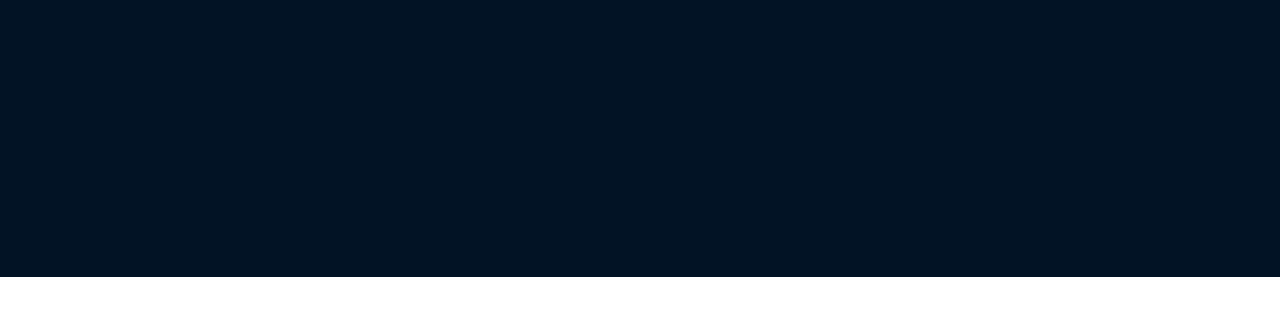
<file: blog.html>
<!DOCTYPE html>
<html lang="en">
<head>
	<meta charset="UTF-8">
	<meta name="viewport" content="width=device-width, initial-scale=1.0">
	<title>Blog</title>
	<link rel="stylesheet" type="text/css" href="css/style.css">
	<link rel="stylesheet" type="text/css" href="css/media.css">
	<script src="js/jquery-1.11.3.min.js"></script>
	<link rel="stylesheet" href="js/fm.revealator.jquery.css">
	<script src="js/fm.revealator.jquery.js"></script>
	  <link
	    rel="stylesheet"
	    href="https://cdnjs.cloudflare.com/ajax/libs/animate.css/4.1.1/animate.min.css"
	  />
</head>
<body>
	
	<div class="blog__page">
		<header>
				<div class="cover__mobile">
					<div class="cover__mobile-logo revealator-slideup revealator-delay3 revealator-once">
						<a href="index.html hover-el">
							<img src="img/mobileLogo3.png">
						</a>
					</div>
					<div class="cover__mobile__social revealator-slideup revealator-delay4 revealator-once">
						<ul>
							<li class="cover__mobile__social-item hover-el">
								<a href="#">
									<img src="img/fbMob3.png">
								</a>
							</li>
							<li class="cover__mobile__social-item hover-el">
								<a href="#">
									<img src="img/vkMob3.png">
								</a>
							</li>
							<li class="cover__mobile__social-item hover-el">
								<a href="#">
									<img src="img/instaMob3.png">
								</a>
							</li>
						</ul>
					</div>
					<div class="cover__mobile-button revealator-slideup revealator-delay5 revealator-once hover-el">
						<img src="img/mobileMenuBtn2.png">
					</div>
				</div>
				<div class="mobile__menu">
					<div class="mobile__menu-logo revealator-slideup revealator-delay3 revealator-once hover-el">
						<img src="img/mobileLogo2.png">
					</div>
					<div class="mobile__menu-button revealator-slideup revealator-delay4 revealator-once hover-el">
						<img src="img/mobileMenuBtn2.png">
					</div>
					<div class="mobile__menu__social revealator-slideup revealator-delay5 revealator-once">
						<ul>
							<li class="mobile__menu__social-item hover-el">
								<a href="#">
									<img src="img/fbMob2.png">
								</a>
							</li>
							<li class="mobile__menu__social-item hover-el">
								<a href="#">
									<img src="img/vkMob2.png">
								</a>
							</li>
							<li class="mobile__menu__social-item hover-el">
								<a href="#">
									<img src="img/instaMob2.png">
								</a>
							</li>
						</ul>
					</div>
				</div>
				<div class="header__container">
					<div class="header__container-logo revealator-slideup revealator-delay3 revealator-once hover-el">
						<img src="img/logo2.png">
					</div>
					<div class="header__navmenu jost revealator-slideup revealator-once revealator-delay4 ">
						<ul>
							<li class="header__navmenu-item hover-el">
								<a href="#">Обо мне</a>
							</li>
							<li class="header__navmenu-item hover-el">
								<a href="#">Услуги</a>
							</li>
							<li class="header__navmenu-item hover-el">
								<a href="#">Направления</a>
							</li>
							<li class="header__navmenu-item hover-el">
								<a href="test.html">Тестирование</a>
							</li>
							<li class="header__navmenu-item hover-el">
								<a href="blog.html">Блог</a>
							</li>
							<li class="header__navmenu-item hover-el">
								<a href="#">Обратная связь</a>
							</li>
						</ul>
					</div>
					<div class="header__container__social revealator-slideup revealator-delay5 revealator-once">
						<ul>
							<li class="header__container__social-item hover-el">
								<a href="#">
									<img src="img/facebookBlue.png">
								</a>
							</li>
							<li class="header__container__social-item hover-el">
								<a href="#">
									<img src="img/vkBlue.png">
								</a>
							</li>
							<li class="header__container__social-item hover-el">
								<a href="#">
									<img src="img/instagramBlue.png">
								</a>
							</li>
						</ul>
					</div>
				</div>
			</header>

			<div class="blog__content revealator-slideup revealator-once">
				   <div class="header__blog-title viaodaLidre revealator-slideup revealator-delay2 revealator-once">
						<p>Блог</p>
				   </div>
				   <div class="header__blog__number jost revealator-slideup revealator-delay4 revealator-once">
						<p class="header__blog__number-text">Показать по</p>
						<select class="header__blog__number-select hover-el">
							<option class="jost">12</option>
							<option class="jost">9</option>
							<option class="jost">6</option>
						</select>
				   </div>			
			</div>

			<div class="blog__list blog__list-blog jost">
				<div>
				<ul>
					<div class="blog__list__item revealator-slideup revealator-delay1 revealator-once">
						<img src="img/blogImg1.png" class="blog__list__item-img">
						<p class="blog__list__item-date">13.04.2020</p>
						<p class="blog__list__item-title">Психолог, тренер или<br> бизнес-консультант</p>
						<p class="blog__list__item-text">Если ты психолог, тренер или бизнес-консультант, то инструменты Профессионального Коуча помогут тебе дополнительно зарабатывать как Коуч.</p>
					</div>
					<div class="blog__list__item revealator-slideup revealator-delay2 revealator-once">
						<img src="img/blogImg2.png" class="blog__list__item-img">
						<p class="blog__list__item-date">24.03.2020</p>
						<p class="blog__list__item-title">Родитель</p>
						<p class="blog__list__item-text">Если ты родитель,, то по окончанию тренинга у тебя будет набор инструментов, который поможет тебе воспитать своего ребенка как целеустремленного гения.</p>
					</div>
					<div class="blog__list__item revealator-slideup revealator-delay3 revealator-once">
						<img src="img/blogImg3.png" class="blog__list__item-img">
						<p class="blog__list__item-date">12.03.2020</p>
						<p class="blog__list__item-title">Ищешь своё предназначение</p>
						<p class="blog__list__item-text">Если ты сейчас ищешь своё предназначение и хочешь помогать людям, то Профессиональный Коуч — для тебя!</p>
					</div>
					<div class="blog__list__item revealator-slideup revealator-delay4 revealator-once">
						<img src="img/blogImg4.png" class="blog__list__item-img">
						<p class="blog__list__item-date">10.04.2020</p>
						<p class="blog__list__item-title">Бессловесное психологическое давление</p>
						<p class="blog__list__item-text">Если ты психолог, тренер или бизнес-консультант, то инструменты Профессионального Коуча помогут тебе дополнительно зарабатывать как Коуч</p>
					</div>
					<div class="blog__list__item revealator-slideup revealator-delay5 revealator-once">
						<img src="img/blogImg5.png" class="blog__list__item-img">
						<p class="blog__list__item-date">21.03.2020</p>
						<p class="blog__list__item-title">Помните «пушистого Иисуса»? Кажется, у него появился конкурент — «картофельная Мадонна»</p>
						<p class="blog__list__item-text">Если ты психолог, тренер или бизнес-консультант, то инструменты Профессионального Коуча помогут тебе дополнительно зарабатывать как Коуч.</p>
					</div>
					<div class="blog__list__item revealator-slideup revealator-delay6 revealator-once">
						<img src="img/blogImg6.png" class="blog__list__item-img">
						<p class="blog__list__item-date">21.02.2020</p>
						<p class="blog__list__item-title">Измененное полотно Мурильо сразу же сравнили с «пушистым Иисусом»</p>
						<p class="blog__list__item-text"> Если ты психолог, тренер или бизнес-консультант, то инструменты Профессионального Коуча помогут тебе дополнительно зарабатывать как Коуч.</p>
					</div>
					<div class="blog__list__item blog__list__item-none revealator-slideup revealator-delay7 revealator-once">
						<img src="img/blogImg7.png" class="blog__list__item-img">
						<p class="blog__list__item-date">13.04.2020</p>
						<p class="blog__list__item-title">Психолог, тренер или<br> бизнес-консультант</p>
						<p class="blog__list__item-text">Если ты психолог, тренер или бизнес-консультант, то инструменты Профессионального Коуча помогут тебе дополнительно зарабатывать как Коуч.</p>
					</div>
					<div class="blog__list__item blog__list__item-none revealator-slideup revealator-delay8 revealator-once">
						<img src="img/blogImg8.png" class="blog__list__item-img">
						<p class="blog__list__item-date">13.04.2020</p>
						<p class="blog__list__item-title">Психолог, тренер или<br> бизнес-консультант</p>
						<p class="blog__list__item-text">Если ты психолог, тренер или бизнес-консультант, то инструменты Профессионального Коуча помогут тебе дополнительно зарабатывать как Коуч.</p>
					</div>
					<div class="blog__list__item blog__list__item-none revealator-slideup revealator-delay9 revealator-once">
						<img src="img/blogImg9.png" class="blog__list__item-img">
						<p class="blog__list__item-date">13.04.2020</p>
						<p class="blog__list__item-title">Психолог, тренер или<br> бизнес-консультант</p>
						<p class="blog__list__item-text">Если ты психолог, тренер или бизнес-консультант, то инструменты Профессионального Коуча помогут тебе дополнительно зарабатывать как Коуч.</p>
					</div>
					<div class="blog__list__item blog__list__item-none revealator-slideup revealator-delay10 revealator-once">
						<img src="img/blogImg10.png" class="blog__list__item-img">
						<p class="blog__list__item-date">13.04.2020</p>
						<p class="blog__list__item-title">Психолог, тренер или<br> бизнес-консультант</p>
						<p class="blog__list__item-text">Если ты психолог, тренер или бизнес-консультант, то инструменты Профессионального Коуча помогут тебе дополнительно зарабатывать как Коуч.</p>
					</div>
					<div class="blog__list__item blog__list__item-none revealator-slideup revealator-delay11 revealator-once">
						<img src="img/blogImg11.png" class="blog__list__item-img">
						<p class="blog__list__item-date">13.04.2020</p>
						<p class="blog__list__item-title">Психолог, тренер или<br> бизнес-консультант</p>
						<p class="blog__list__item-text">Если ты психолог, тренер или бизнес-консультант, то инструменты Профессионального Коуча помогут тебе дополнительно зарабатывать как Коуч.</p>
					</div>
					<div class="blog__list__item blog__list__item-none revealator-slideup revealator-delay12 revealator-once">
						<img src="img/blogImg12.png" class="blog__list__item-img">
						<p class="blog__list__item-date">13.04.2020</p>
						<p class="blog__list__item-title">Психолог, тренер или<br> бизнес-консультант</p>
						<p class="blog__list__item-text">Если ты психолог, тренер или бизнес-консультант, то инструменты Профессионального Коуча помогут тебе дополнительно зарабатывать как Коуч.</p>
					</div>	
				</ul>
			</div>
			</div>

			<div class="show revealator-slideup revealator-delay4 revealator-once hover-el">
				<p class="jost">Показать все</p>
				<img src="img/refresh.png">
			</div>

			<div class="cloud7">
				<img src="img/cloud7.png">
			</div>

	<div class="feedback feedback__blog">
		<div class="feedback__container">
			<div class="feedback__navmenu navmenu jost revealator-slideup revealator-delay2 revealator-onces">
				<ul>
					<li class="feedback__navmenu__item navmenu__item-about navmenu__item">
						<a href="#">Обо мне</a>
					</li>
					<li class="feedback__navmenu__item navmenu__item-services navmenu__item">
						<a href="#">Услуги</a>
					</li>
					<li class="feedback__navmenu__item navmenu__item-directions navmenu__item">
						<a href="#">Направления</a>
					</li>
					<li class="feedback__navmenu__item navmenu__item-testing navmenu__item">
						<a href="#">Тестирование</a>
					</li>
					<li class="feedback__navmenu__item navmenu__item-blog navmenu__item">
						<a href="#">Блог</a>
					</li>
					<li class="feedback__navmenu__item navmenu__item-feedback navmenu__item">
						<a href="#">Обратная связь</a>
					</li>
				</ul>
			</div>	
			<div class="feedback__main revealator-slideup revealator-delay4 revealator-once">
					<p class="feedback__main-title viaodaLidre">Вы хотите поговорить об этом?</p>
					<p class="feedback__main-text jost">Со мной легко найти общий язык, я открыт к общению.</p>
					<div class="feedback__form">
						<form action="#">
							<input type="text" placeholder="Имя *" name="name" class="feedback__form-name">
							<input type="text" placeholder="Email *" name="email" class="feedback__form-email">
							<input type="text" placeholder="Сообщение *" name="message" class="feedback__form-message">
							<button class="feedback__form-submit jost" type="submit">Отправить</button>
							<div class="feedback__form-policy">
								<p>Нажимая кнопку «Отправить», вы соглашаетесь с политикой обработки персональных данных</p>
							</div>
						</form>
					</div>
					<div class="feedback__main__social revealator-slideup revealator-delay6 revealator-once">
						<div class="feedback__main__social__icons">
							<ul>
								<li class="hover-el">
									<a href="#">
										<img src="img/Vector (60).png">											
									</a>
								</li>
								<li class="hover-el">
									<a href="#">
										<img src="img/vk.png">										
									</a>
								</li>
								<li class="hover-el">
									<a href="#">
										<img src="img/Vector (61).png">											
									</a>
								</li>
							</ul>
						</div>
						<div class="feedback__main__social__logo">
							<img src="img/feedbackLogo.png">
							<p class="jost">Профессиональный психолог, коуч</p>
						</div>
					</div>
			</div>
		</div>
	</div>
	</div>
	
	<script type="text/javascript" src="js/script.js"></script>
</body>
</html>
</file>
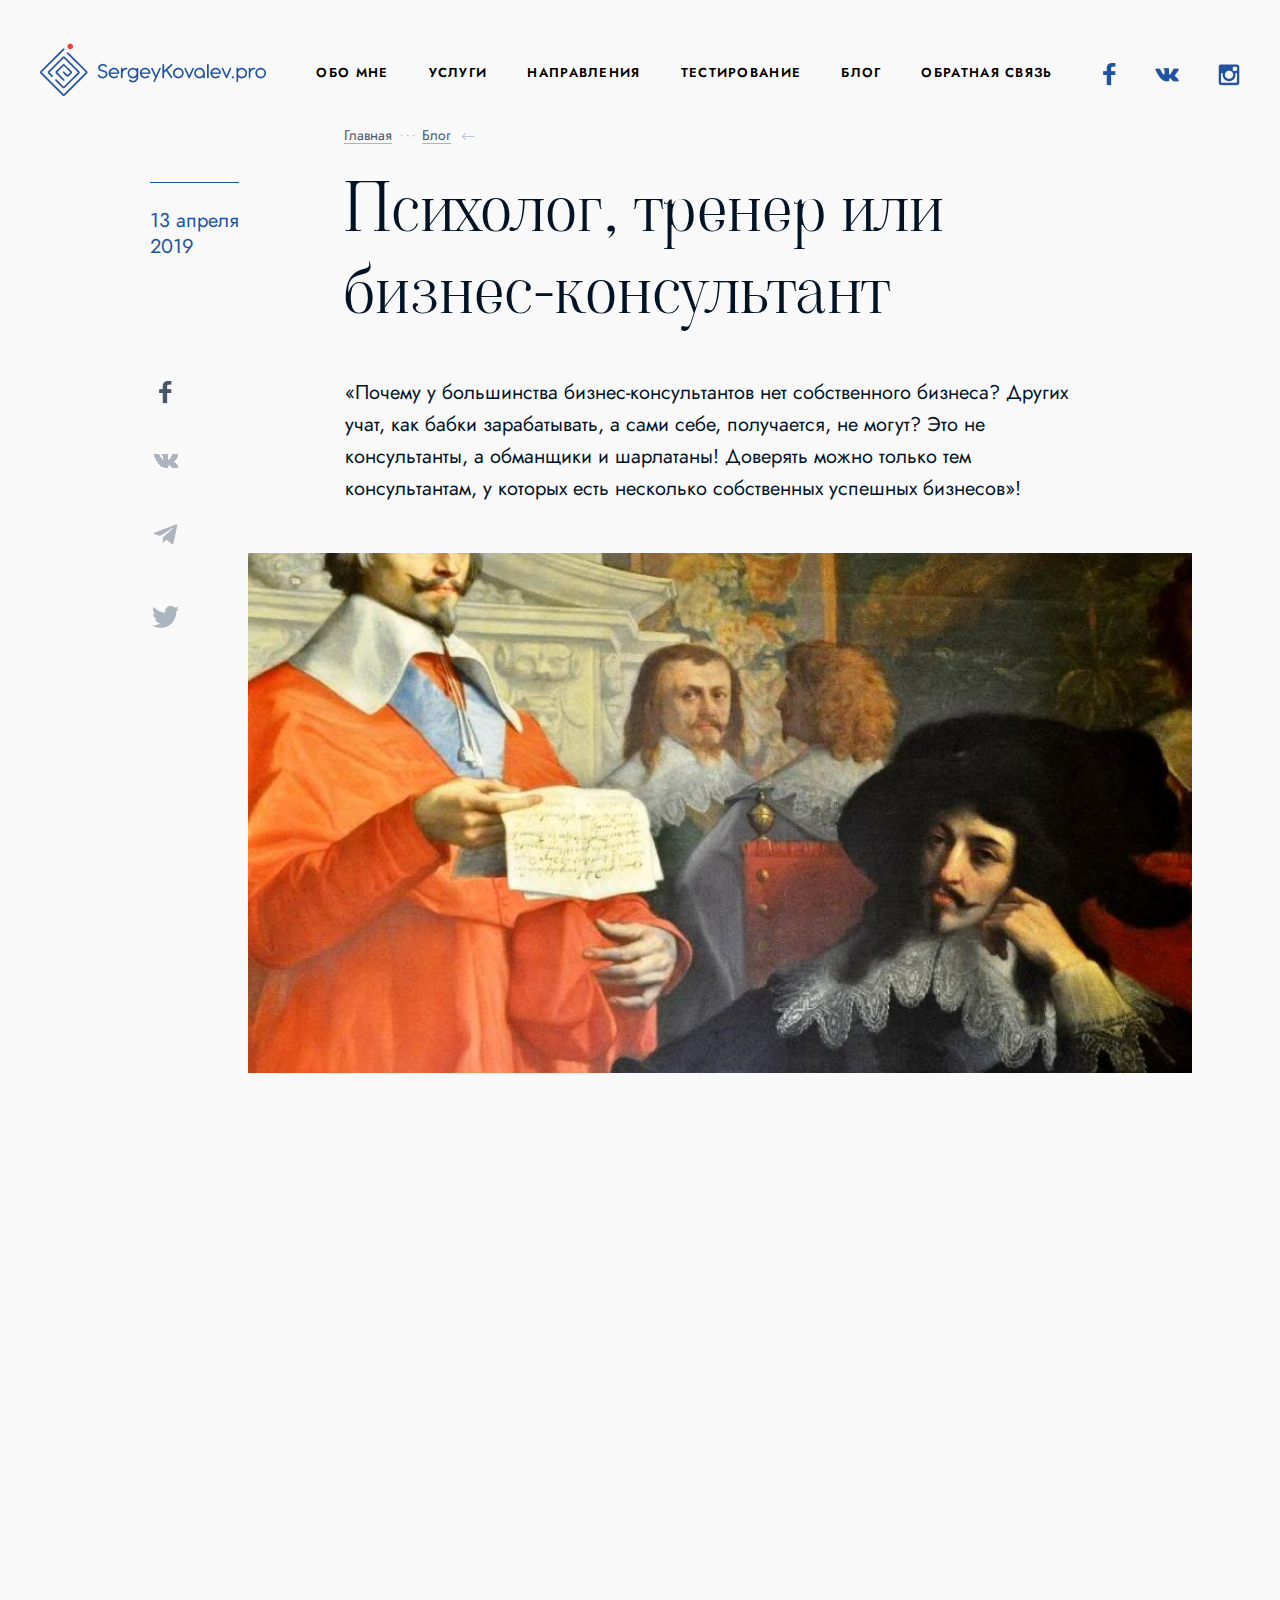
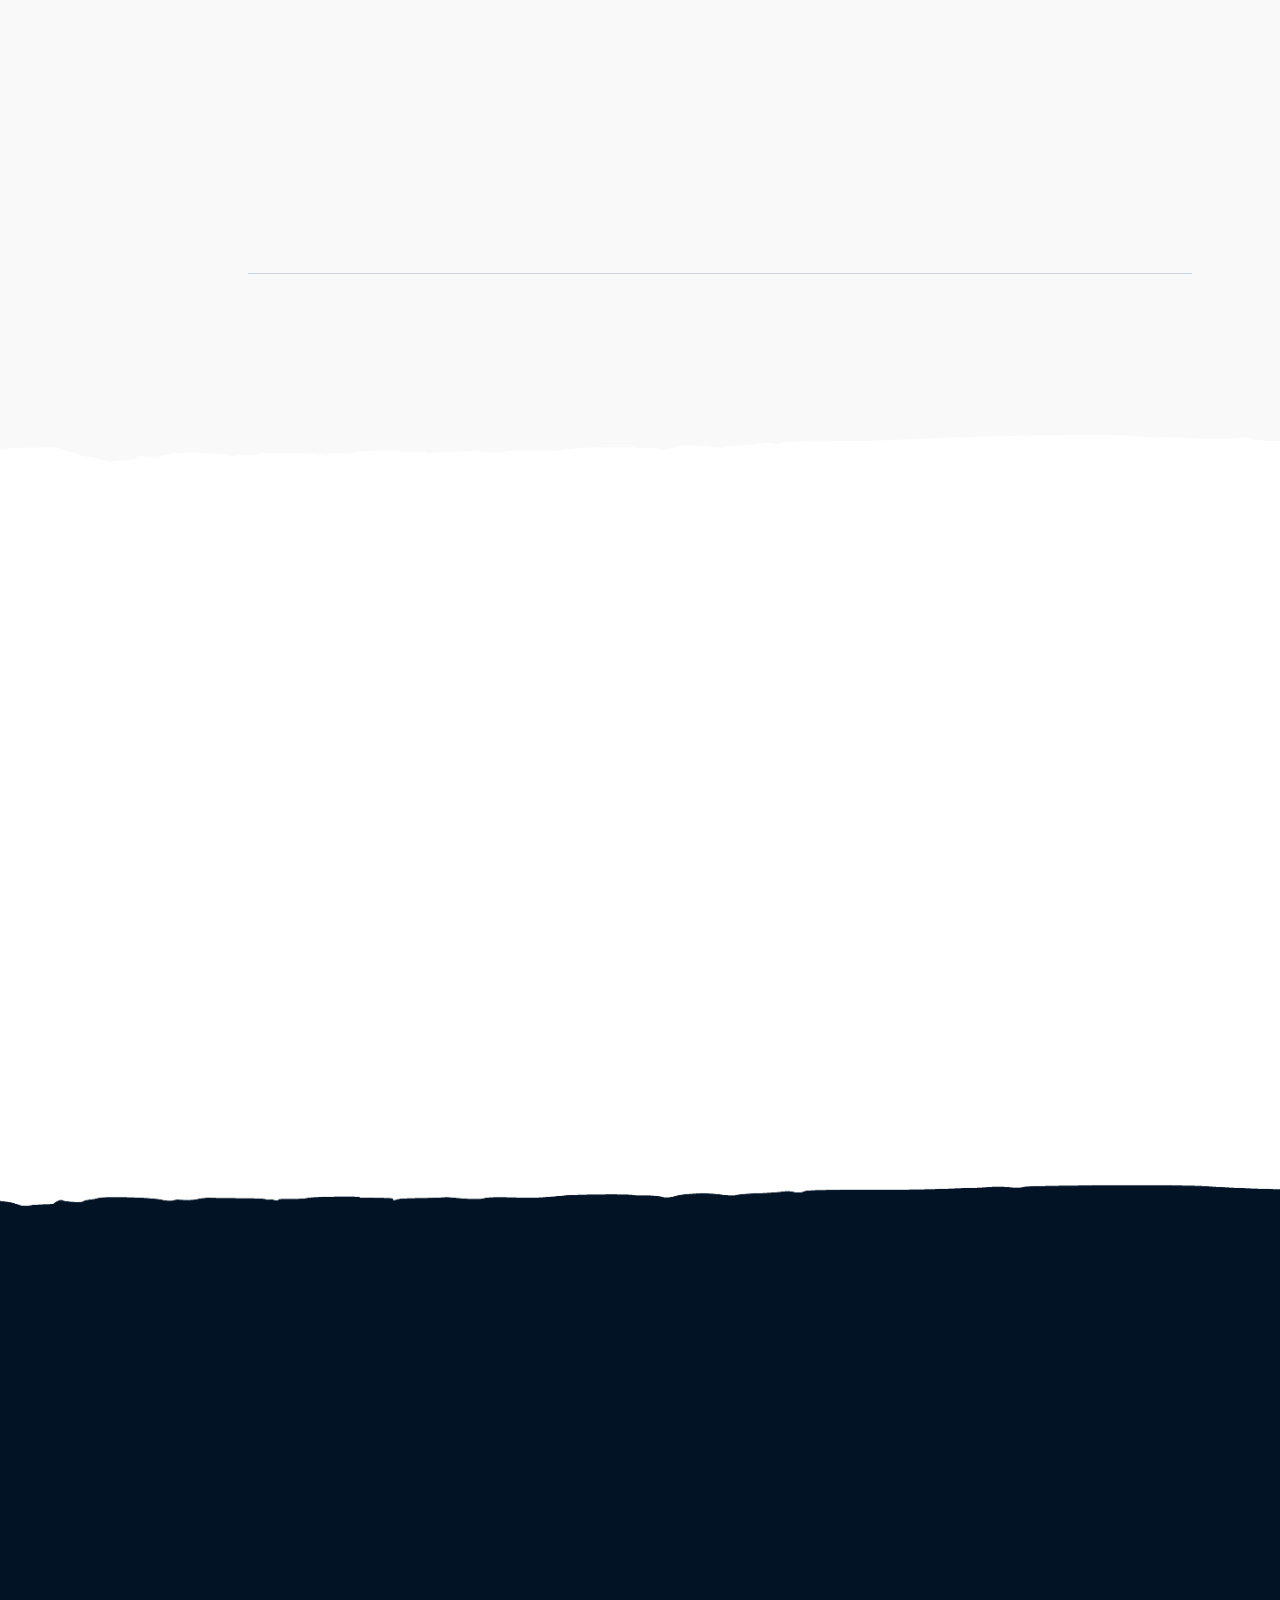
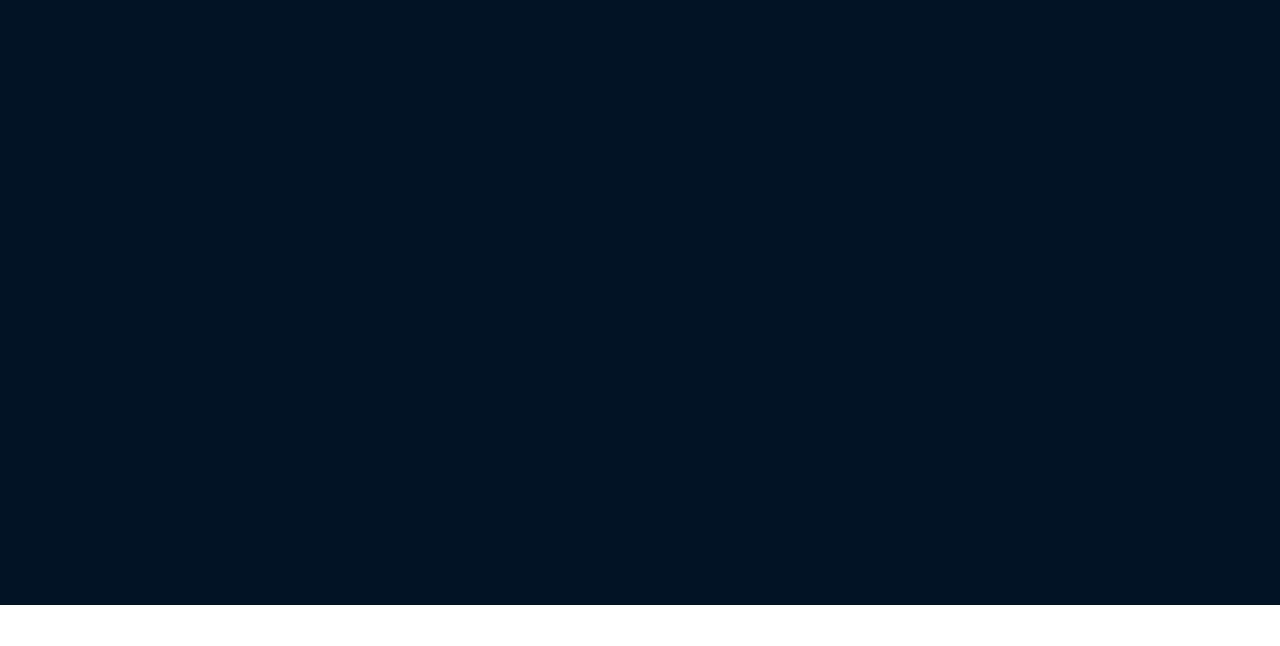
<file: blog__pages.html>
<!DOCTYPE html>
<html lang="en">
<head>
	<meta charset="UTF-8">
	<meta name="viewport" content="width=device-width, initial-scale=1.0">
	<title>Blog page</title>
	<link rel="stylesheet" type="text/css" href="css/style.css">
	<link rel="stylesheet" type="text/css" href="css/media.css">
	<script src="js/jquery-1.11.3.min.js"></script>
	<link rel="stylesheet" href="js/fm.revealator.jquery.css">
	<script src="js/fm.revealator.jquery.js"></script>
	  <link
	    rel="stylesheet"
	    href="https://cdnjs.cloudflare.com/ajax/libs/animate.css/4.1.1/animate.min.css"
	  />
</head>
<body>
	<div class="blog__pages">
		<header>
			<div class="cover__mobile">
				<div class="cover__mobile-logo revealator-slideup revealator-delay3 revealator-once hover-el">
					<img src="img/mobileLogo3.png">
				</div>
				<div class="cover__mobile__social revealator-slideup revealator-delay4 revealator-once">
					<ul>
						<li class="cover__mobile__social-item hover-el">
							<a href="#">
								<img src="img/fbMob3.png">
							</a>
						</li>
						<li class="cover__mobile__social-item hover-el">
							<a href="#">
								<img src="img/vkMob3.png">
							</a>
						</li>
						<li class="cover__mobile__social-item hover-el">
							<a href="#">
								<img src="img/instaMob3.png">
							</a>
						</li>
					</ul>
				</div>
				<div class="cover__mobile-button revealator-slideup revealator-delay5 revealator-once hover-el">
					<img src="img/mobileMenuBtn2.png">
				</div>
			</div>
				<div class="mobile__menu">
					<div class="mobile__menu-logo revealator-slideup revealator-delay1 revealator-once hover-el">
						<img src="img/mobileLogo2.png">
					</div>
					<div class="mobile__menu-button revealator-slideup revealator-delay2 revealator-once hover-el">
						<img src="img/mobileMenuBtn2.png">
					</div>
					<div class="mobile__menu__social revealator-slideup revealator-delay3 revealator-once">
						<ul>
							<li class="mobile__menu__social-item hover-el">
								<a href="#">
									<img src="img/fbMob2.png">
								</a>
							</li>
							<li class="mobile__menu__social-item hover-el">
								<a href="#">
									<img src="img/vkMob2.png">
								</a>
							</li>
							<li class="mobile__menu__social-item hover-el">
								<a href="#">
									<img src="img/instaMob2.png">
								</a>
							</li>
						</ul>
					</div>
				</div>
			<div class="header__container">
				<div class="header__container-logo revealator-slideup revealator-delay4 revealator-once hover-el">
					<img src="img/logo2.png">
				</div>
				<div class="header__navmenu jost revealator-slideup revealator-delay5 revealator-once">
					<ul>
						<li class="header__navmenu-item header__navmenu-about hover-el">
							<a href="#">Обо мне</a>
						</li>
						<li class="header__navmenu-item header__navmenu-services hover-el">
							<a href="#">Услуги</a>
						</li>
						<li class="header__navmenu-item header__navmenu-directions hover-el">
							<a href="#">Направления</a>
						</li>
						<li class="header__navmenu-item header__navmenu-testing hover-el">
							<a href="#">Тестирование</a>
						</li>
						<li class="header__navmenu-item header__navmenu-blog hover-el">
							<a href="#">Блог</a>
						</li>
						<li class="header__navmenu-item header__navmenu-feedback hover-el">
							<a href="#">Обратная связь</a>
						</li>
					</ul>
				</div>
				<div class="header__container__social revealator-slideup revealator-delay6 revealator-once">
					<ul>
						<li class="header__container__social-item hover-el">
							<a href="#">
								<img src="img/facebookBlue.png">
							</a>
						</li>
						<li class="header__container__social-item hover-el">
							<a href="#">
								<img src="img/vkBlue.png">
							</a>
						</li>
						<li class="header__container__social-item hover-el">
							<a href="#">
								<img src="img/instagramBlue.png">
							</a>
						</li>
					</ul>
				</div>
			</div>
		</header>
		<ul class="navigation jost revealator-slideup revealator-delay4 revealator-once">
			<li class="navigation__item">
				<a class="navigation__main-text hover-el">Главная</a>
				<img class="navigation__main-arrow" src="img/points.png">
			</li>
			<li class="navigation__item">
				<a class="navigation__main-text hover-el">Блог</a>
				<img class="navigation__main-arrow" src="img/arrow.png">
			</li>
		</ul>
		<div class="main__content">
			<div class="main__content__left">
				<div class="main__content__left__text jost revealator-slideup revealator-delay5 revealator-once">
					<p>13 апреля</p>
				    <p>2019</p>
				</div>
				<ul class="social__list revealator-slideup revealator-delay6 revealator-once">
					<li class="hover-el">
						<a href="#">
							<img src="img/facebook.png">
						</a>
					</li>
					<li class="hover-el">
						<a href="#">
							<img src="img/vk.png">							
						</a>
					</li>
					<li class="hover-el">
						<a href="#">
							<img src="img/telegram.png">						
						</a>
					</li>
					<li class="hover-el">
						<a href="#">
							<img src="img/twitter.png">						
						</a>
					</li>
				</ul>
			</div>
			<div class="main__content__main">
				<p class="viaodaLidre main__content__main-title revealator-slideup revealator-delay7 revealator-once">Психолог, тренер или бизнес-консультант</p>
				<p class="main__content__main-text1 jost revealator-slideup revealator-delay8">
				    «Почему у большинства бизнес-консультантов нет собственного бизнеса? Других учат, как бабки зарабатывать, а сами себе, получается, не могут? Это не консультанты, а обманщики и шарлатаны! Доверять можно только тем консультантам, у которых есть несколько собственных успешных бизнесов»!
				</p>
				<img src="img/image 18.jpg" class="main__content__main-img revealator-slideup revealator-delay9 revealator-once">
				<p class="main__content__main-text2 jost revealator-slideup revealator-delay10 revealator-once">
					Знакомо? А вы консультант? А свой бизнес у вас есть? Нету? Вот и у меня нету. Я, правда, всего лишь тренер по продажам, но, скажу по секрету, что продавать я не люблю. За исключением своих собственных услуг. А вот чужой товар – увольте, продавать не буду. 
					<br>
					<br>
					Да как же так? Это что же получается, вся индустрия бизнес-обучения сплошной лохотрон? Там вообще толковых людей нет, жулики одни?
				</p>
				<p class="main__content__main-text3 jost revealator-slideup revealator-delay10 revealator-once">
					Ну что же, давайте-ка поглубже исследуем эту тему.
				</p>

				<div class="main__content__main-text4 jost revealator-slideup revealator-delay11 revealator-once">
					<p class="main__content__main-text4_1">•</p>
					<p class="main__content__main-text4_2">В четверг, 4 апреля в 18:00, пройдет мастер класс в отделе "Стройка", тема «Внутренняя отделка и гидроизоляция». А также увлекательная лепка картин из гипсовой штукатурки.</p>
				</div>

				<div class="main__content__main-text5 jost revealator-slideup revealator-delay12 revealator-once">
					<p class="main__content__main-text5_1">•</p>
					<p class="main__content__main-text5_2">В пятницу, 5 апреля в 15:00, пройдет мастер класс в Школе ремонта, тема «Фасады».</p>
				</div>

				<div class="main__content__main-text6 jost revealator-slideup revealator-delay13 revealator-once">
					<p class="main__content__main-text6_1">Институты заканчивали, преподавателей помните? Бывает такое, что доктор наук, профессор, академик – а занятия так ведет, что с тоски удавиться хочется? А вот не остепенённый младший научный сотрудник никак диссертацию написать не может, а лекции читает как бог, в аудиторию попасть невозможно, студенты друг у друга на коленях сидят?</p>
					<p class="main__content__main-text6_2">Бывает. А бывает, чтобы и ученный был блестящий и педагог? То же бывает. Но редко…</p> 
					<p class="main__content__main-text6_3">Вы много успешных бизнесменов видели? Надеюсь, что да. А успешных бизнес-консультантов? Надеюсь, что то же. А вам не кажется, что в массе своей эти люди друг от друга ощутимо отличаются?</p>
				</div>
			</div>
			<ul class="main__content__social revealator-slideup revealator-delay14s revealator-once">
				<li class="main__content__social-item hover-el">
					<a href="#">
						<img src="img/Vector (58).png">
					</a>
				</li>
				<li class="main__content__social-item hover-el">
					<a href="#">
						<img src="img/Vector (46).png">		
					</a>
				</li>
				<li class="main__content__social-item hover-el">
					<a href="#">
						<img src="img/telegram.png">				
					</a>
				</li>
				<li class="main__content__social-item hover-el">
					<a href="#">
						<img src="img/twitter.png ">	
					</a>
				</li>
			</ul>
		</div>
		<div class="back jost revealator-slideup revealator-delay3 revealator-once">
			<a href="blog.html">
				<img src="img/leftBlAr.png" class="hover-el">
				<p class="hover-el">Вернуться в блог</p>
			</a>
		</div>
		<div class="cloud8">
			<img src="img/cloud8.png">
		</div>

		<div class="blogp">
			<div class="blogp__title viaodaLidre revealator-slideup revealator-delay4 revealator-once hover-el">
				<p>Похожие статьи</p>
			</div>
			<div class="blogp__list jost">
				<div class="blogp__list__item revealator-slideup revealator-delay5 revealator-once">
					<img src="img/blogImg1.png" class="blogp__list__item-img">
					<p class="blogp__list__item-date">13.04.2020</p>
					<p class="blogp__list__item-title">Психолог, тренер или<br> бизнес-консультант</p>
					<p class="blogp__list__item-text">Если ты психолог, тренер или бизнес-консультант, то инструменты Профессионального Коуча помогут тебе дополнительно зарабатывать как Коуч.</p>
				</div>
				<div class="blogp__list__item revealator-slideup revealator-delay6 revealator-once">
					<img src="img/blogImg1.png" class="blogp__list__item-img">
					<p class="blogp__list__item-date">13.04.2020</p>
					<p class="blogp__list__item-title">Психолог, тренер или<br> бизнес-консультант</p>
					<p class="blogp__list__item-text">Если ты психолог, тренер или бизнес-консультант, то инструменты Профессионального Коуча помогут тебе дополнительно зарабатывать как Коуч.</p>
				</div>
				<div class="blogp__list__item revealator-slideup revealator-delay7 revealator-once">
					<img src="img/blogImg1.png" class="blogp__list__item-img">
					<p class="blogp__list__item-date">13.04.2020</p>
					<p class="blogp__list__item-title">Психолог, тренер или<br> бизнес-консультант</p>
					<p class="blogp__list__item-text">Если ты психолог, тренер или бизнес-консультант, то инструменты Профессионального Коуча помогут тебе дополнительно зарабатывать как Коуч.</p>
				</div>
			</div>
			<div class="show revealator-slideup revealator-delay4 revealator-once hover-el">
				<p class="jost">Показать все</p>
				<img src="img/icon.png">
			</div>
		</div>
			<div class="cloud9">
				<img src="img/cloud9.png">
			</div>

	<div class="feedback feedback__blog__pages">
		<div class="feedback__container">
			<div class="feedback__navmenu navmenu jost revealator-slideup revealator-delay2 revealator-onces">
				<ul class="revealator-slideup revealator-delay4 revealator-once">
					<li class="feedback__navmenu__item navmenu__item-about navmenu__item">
						<a href="#">Обо мне</a>
					</li>
					<li class="feedback__navmenu__item navmenu__item-services navmenu__item">
						<a href="#">Услуги</a>
					</li>
					<li class="feedback__navmenu__item navmenu__item-directions navmenu__item">
						<a href="#">Направления</a>
					</li>
					<li class="feedback__navmenu__item navmenu__item-testing navmenu__item">
						<a href="#">Тестирование</a>
					</li>
					<li class="feedback__navmenu__item navmenu__item-blog navmenu__item">
						<a href="#">Блог</a>
					</li>
					<li class="feedback__navmenu__item navmenu__item-feedback navmenu__item">
						<a href="#">Обратная связь</a>
					</li>
				</ul>
			</div>	
			<div class="feedback__main revealator-slideup revealator-delay4 revealator-once">
					<p class="feedback__main-title viaodaLidre">Вы хотите поговорить об этом?</p>
					<p class="feedback__main-text jost">Со мной легко найти общий язык, я открыт к общению.</p>
					<div class="feedback__form">
						<form action="#">
							<input type="text" placeholder="Имя *" name="name" class="feedback__form-name">
							<input type="text" placeholder="Email *" name="email" class="feedback__form-email">
							<input type="text" placeholder="Сообщение *" name="message" class="feedback__form-message">
							<button class="feedback__form-submit jost" type="submit">Отправить</button>
							<div class="feedback__form-policy">
								<p>Нажимая кнопку «Отправить», вы соглашаетесь с политикой обработки персональных данных</p>
							</div>
						</form>
					</div>
					<div class="feedback__main__social revealator-slideup revealator-delay6 revealator-once">
						<div class="feedback__main__social__icons">
							<ul>
								<li class="hover-el">
									<a href="#">
										<img src="img/Vector (60).png">											
									</a>
								</li>
								<li class="hover-el">
									<a href="#">
										<img src="img/vk.png">										
									</a>
								</li>
								<li class="hover-el">
									<a href="#">
										<img src="img/Vector (61).png">											
									</a>
								</li>
							</ul>
						</div>
						<div class="feedback__main__social__logo">
							<img src="img/feedbackLogo.png">
							<p class="jost">Профессиональный психолог, коуч</p>
						</div>
					</div>
			</div>
		</div>
	</div>
	</div>

		<script type="text/javascript" src="js/script.js"></script>
</body>
</html>
</file>
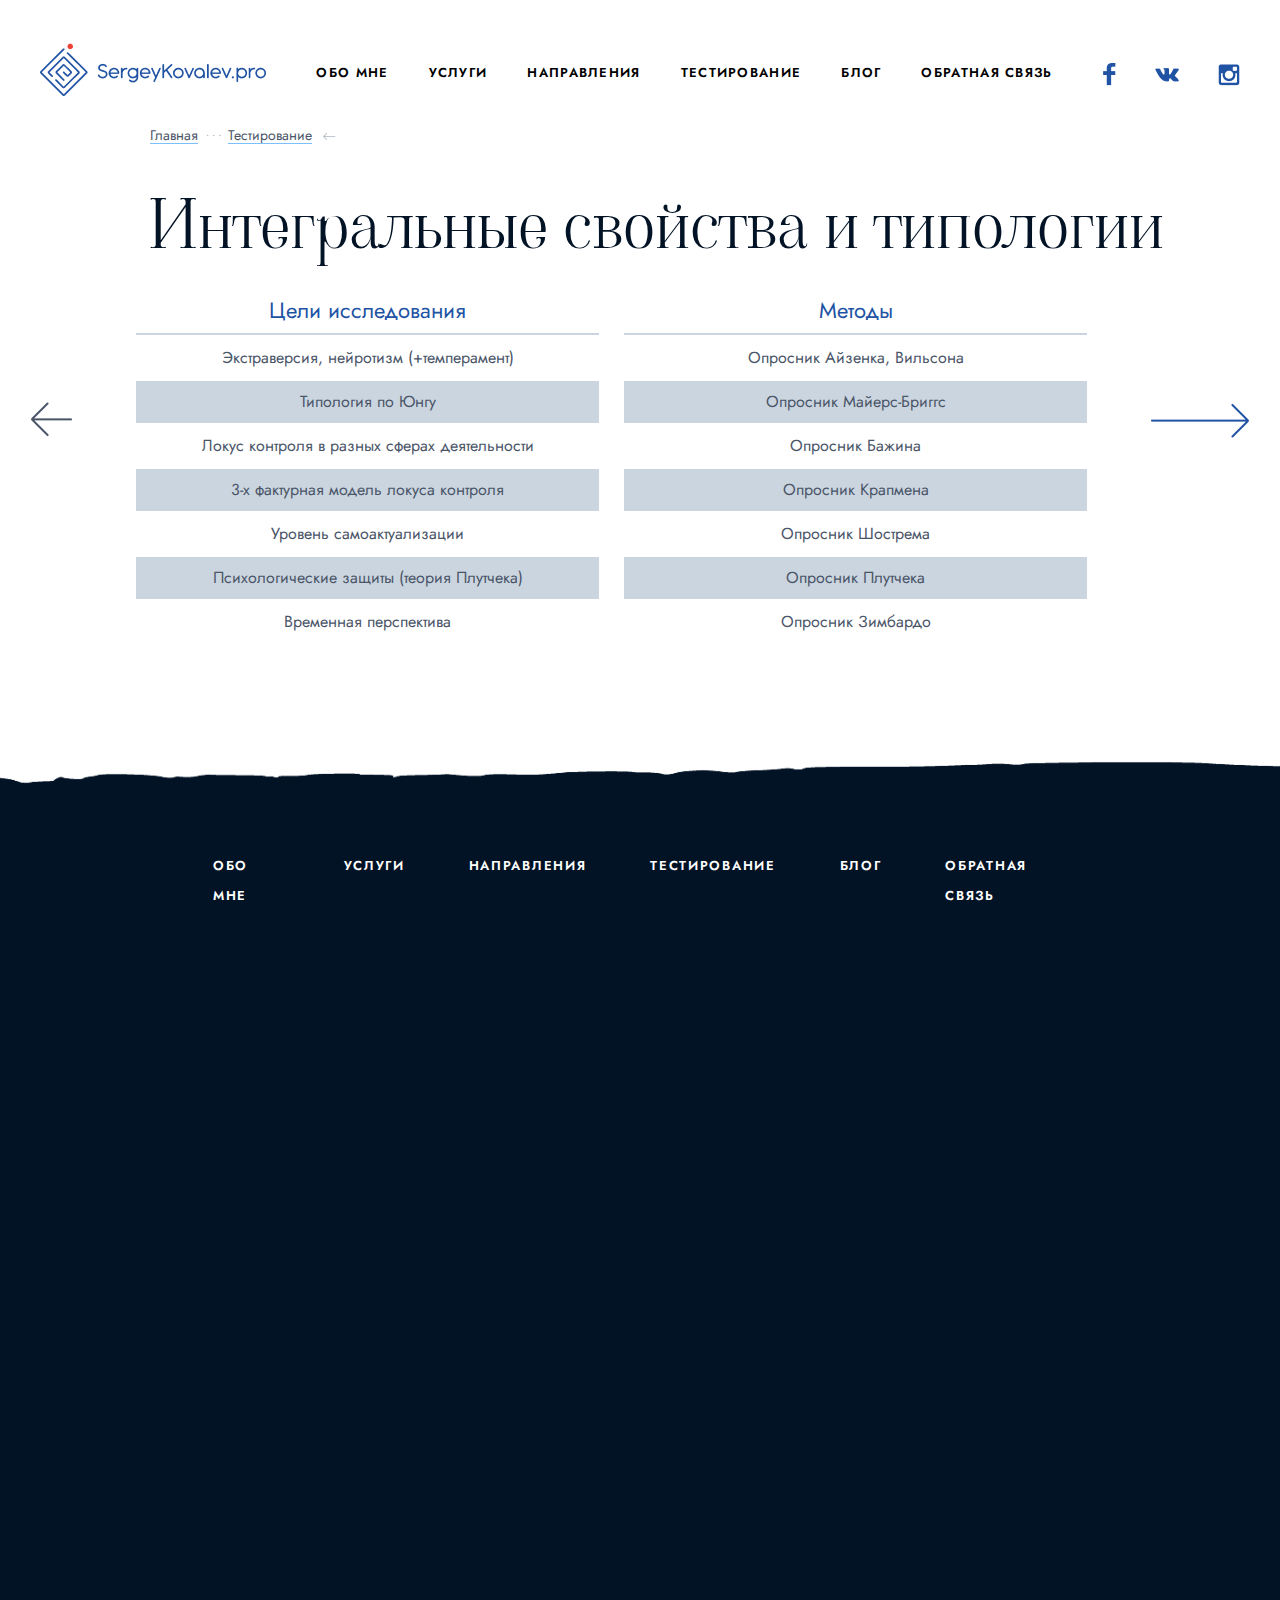
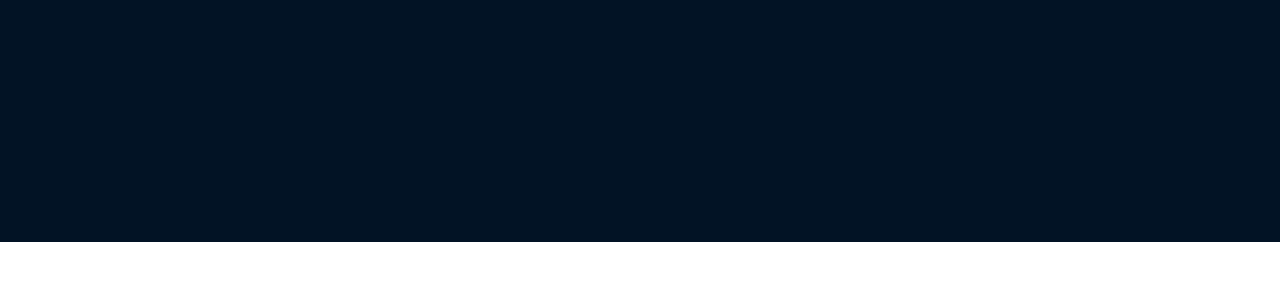
<file: test.html>
<!DOCTYPE html>
<html lang="en">
<head>
	<meta charset="UTF-8">
	<meta name="viewport" content="width=device-width, initial-scale=1.0">
	<title>Test</title>
	<link rel="stylesheet" type="text/css" href="css/style.css">
	<link rel="stylesheet" type="text/css" href="css/media.css">
	<script src="js/jquery-1.11.3.min.js"></script>
	<link rel="stylesheet" href="js/fm.revealator.jquery.css">
	<script src="js/fm.revealator.jquery.js"></script>
	  <link
	    rel="stylesheet"
	    href="https://cdnjs.cloudflare.com/ajax/libs/animate.css/4.1.1/animate.min.css"
	  />
</head>
<body>
	
	<div class="test">
		<header>
				<div class="mobile__menu">
					<div class="mobile__menu-logo revealator-slideup revealator-delay3 revealator-once hover-el">
						<img src="img/mobileLogo2.png">
					</div>
					<div class="mobile__menu-button revealator-slideup revealator-delay4 revealator-once hover-el">
						<img src="img/mobileMenuBtn2.png">
					</div>
					<div class="mobile__menu__social revealator-slideup revealator-delay5 revealator-once">
						<ul>
							<li class="mobile__menu__social-item hover-el">
								<a href="#">
									<img src="img/fbMob2.png">								
								</a>
							</li>
							<li class="mobile__menu__social-item hover-el">
								<a href="#">
									<img src="img/vkMob2.png">						
								</a>
							</li>
							<li class="mobile__menu__social-item hover-el">
								<a href="#">
									<img src="img/instaMob2.png">									
								</a>
							</li>
						</ul>
					</div>
				</div>
			<div class="cover__mobile">
				<div class="cover__mobile-logo revealator-slideup revealator-delay3 revealator-once hover-el">
					<a href="index.html">
						<img src="img/mobileLogo3.png">
					</a>
				</div>
				<div class="cover__mobile__social revealator-slideup revealator-delay4 revealator-once">
					<ul>
						<li class="cover__mobile__social-item hover-el">
							<a href="#">
								<img src="img/fbMob3.png">
							</a>
						</li>
						<li class="cover__mobile__social-item hover-el">
							<a href="#">
								<img src="img/vkMob3.png">
							</a>
						</li>
						<li class="cover__mobile__social-item hover-el">
							<a href="#">
								<img src="img/instaMob3.png">
							</a>
						</li>
					</ul>
				</div>
				<div class="cover__mobile-button revealator-slideup revealator-delay5 revealator-once hover-el">
					<img src="img/mobileMenuBtn2.png">
				</div>
			</div>
			<div class="header__container">
				<div class="header__container-logo revealator-slideup revealator-delay3 revealator-once hover-el">
					<img src="img/logo2.png">
				</div>

				<div class="header__navmenu jost revealator-slideup revealator-delay4 revealator-once">
					<ul>
						<li class="header__navmenu-item header__navmenu-about hover-el">
							<a href="#">Обо мне</a>
						</li>
						<li class="header__navmenu-item header__navmenu-services hover-el">
							<a href="#">Услуги</a>
						</li>
						<li class="header__navmenu-item header__navmenu-directions hover-el">
							<a href="#">Направления</a>
						</li>
						<li class="header__navmenu-item header__navmenu-testing hover-el">
							<a href="test.html">Тестирование</a>
						</li>
						<li class="header__navmenu-item header__navmenu-blog hover-el">
							<a href="blog.html">Блог</a>
						</li>
						<li class="header__navmenu-item header__navmenu-feedback hover-el">
							<a href="#">Обратная связь</a>
						</li>
					</ul>
				</div>
				<div class="header__container__social revealator-slideup revealator-delay5 revealator-once">
					<ul>
						<li class="header__container__social-item hover-el">
							<a href="#">
								<img src="img/facebookBlue.png">
							</a>
						</li>
						<li class="header__container__social-item hover-el">
							<a href="#">
								<img src="img/vkBlue.png">
							</a>
						</li>
						<li class="header__container__social-item hover-el">
							<a href="#">
								<img src="img/instagramBlue.png">
							</a>
						</li>
					</ul>
				</div>
			</div>
		</header>
		<ul class="navigation jost revealator-slideup revealator-delay3 revealator-once">
			<li class="navigation__item hover-el">
				<a href="index.html" class="navigation__main-text">Главная</a>
				<img class="navigation__main-arrow" src="img/points.png">
			</li>
			<li class="navigation__item hover-el">
				<a href="test.html" class="navigation__main-text">Тестирование</a>
				<img class="navigation__main-arrow" src="img/arrow.png">
			</li>
		</ul>
		<div class="test__title viaodaLidre revealator-slideup revealator-delay4 revealator-once">
			<p>Интегральные свойства и типологии</p>
		</div>
		<div class="test__main">
			<div class="test__main__leftArr revealator-slideup revealator-delay4 revealator-once hover-el">
				<img src="img/leftArrow.png">
			</div>
			<div class="test__main__content jost revealator-slideup revealator-delay5 revealator-once">
				<table>
					<thead>
						<td class="test__main__content-head">Цели исследования</td>
					</thead>
					<tbody class="test__main__content-body">
						<tr>
							<td>Экстраверсия, нейротизм (+темперамент)</td>
						</tr>
						<tr>
							<td>Типология по Юнгу</td>
						</tr>
						<tr>
							<td>Локус контроля в разных сферах деятельности</td>
						</tr>
						<tr>
							<td>3-х фактурная модель локуса контроля</td>
						</tr>
						<tr>
							<td>Уровень самоактуализации</td>
						</tr>
						<tr>
							<td>Психологические защиты (теория Плутчека)</td>
						</tr>
						<tr>
							<td>Временная перспектива</td>
						</tr>
					</tbody>
				</table>

				<table style="margin-left: 21px;">
					<thead>
						<td class="test__main__content-head">Методы</td>
					</thead>
					<tbody class="test__main__content-body">
						<tr>
							<td>Опросник Айзенка, Вильсона </td>
						</tr>
						<tr>
							<td>Опросник Майерс-Бриггс</td>
						</tr>
						<tr>
							<td>Опросник Бажина</td>
						</tr>
						<tr>
							<td>Опросник Крапмена</td>
						</tr>
						<tr>
							<td>Опросник Шострема</td>
						</tr>
						<tr>
							<td>Опросник Плутчека</td>
						</tr>
						<tr>
							<td>Опросник Зимбардо</td>
						</tr>
					</tbody>
				</table>
			</div>
			<div class="test__main__rightArr revealator-slideup revealator-delay6 revealator-once hover-el">
				<img src="img/rightArRight.png">
			</div>
		</div>
			<div class="slider__mobile revealator-slideup revealator-delay7 revealator-once">
				<div class="slider__mobile-circle hover-el"></div>
				<div class="slider__mobile-circle hover-el"></div>
				<div class="slider__mobile-circle hover-el"></div>
				<div class="slider__mobile-circle hover-el"></div>
				<div class="slider__mobile-circle hover-el"></div>
				<div class="slider__mobile-circle hover-el"></div>
				<div class="slider__mobile-circle hover-el"></div>
				<div class="slider__mobile-circle hover-el"></div>
				<div class="slider__mobile-circle hover-el"></div>
				<div class="slider__mobile-circle hover-el"></div>
				<div class="slider__mobile-circle hover-el"></div>
				<div class="slider__mobile-circle hover-el"></div>
			</div>
		<div class="cloud9">
			<img src="img/cloud9.png" style="width: 100%;">
		</div>

	<div class="feedback feedback__test">
		<div class="feedback__container">
			<div class="feedback__navmenu navmenu jost revealator-slideup revealator-delay2 revealator-onces">
				<ul>
					<li class="feedback__navmenu__item navmenu__item-about navmenu__item">
						<a href="#">Обо мне</a>
					</li>
					<li class="feedback__navmenu__item navmenu__item-services navmenu__item">
						<a href="#">Услуги</a>
					</li>
					<li class="feedback__navmenu__item navmenu__item-directions navmenu__item">
						<a href="#">Направления</a>
					</li>
					<li class="feedback__navmenu__item navmenu__item-testing navmenu__item">
						<a href="#">Тестирование</a>
					</li>
					<li class="feedback__navmenu__item navmenu__item-blog navmenu__item">
						<a href="#">Блог</a>
					</li>
					<li class="feedback__navmenu__item navmenu__item-feedback navmenu__item">
						<a href="#">Обратная связь</a>
					</li>
				</ul>
			</div>	
			<div class="feedback__main revealator-slideup revealator-delay4 revealator-once">
					<p class="feedback__main-title viaodaLidre">Вы хотите поговорить об этом?</p>
					<p class="feedback__main-text jost">Со мной легко найти общий язык, я открыт к общению.</p>
					<div class="feedback__form">
						<form action="#">
							<input type="text" placeholder="Имя *" name="name" class="feedback__form-name">
							<input type="text" placeholder="Email *" name="email" class="feedback__form-email">
							<input type="text" placeholder="Сообщение *" name="message" class="feedback__form-message">
							<button class="feedback__form-submit jost" type="submit">Отправить</button>
							<div class="feedback__form-policy">
								<p>Нажимая кнопку «Отправить», вы соглашаетесь с политикой обработки персональных данных</p>
							</div>
						</form>
					</div>
					<div class="feedback__main__social revealator-slideup revealator-delay6 revealator-once">
						<div class="feedback__main__social__icons">
							<ul>
								<li class="hover-el">
									<a href="#">
										<img src="img/Vector (60).png">											
									</a>
								</li>
								<li class="hover-el">
									<a href="#">
										<img src="img/vk.png">										
									</a>
								</li>
								<li class="hover-el">
									<a href="#">
										<img src="img/Vector (61).png">											
									</a>
								</li>
							</ul>
						</div>
						<div class="feedback__main__social__logo">
							<img src="img/feedbackLogo.png">
							<p class="jost">Профессиональный психолог, коуч</p>
						</div>
					</div>
			</div>
		</div>
	</div>
	</div>
	
	<script type="text/javascript" src="js/script.js"></script>
</body>
</html>
</file>
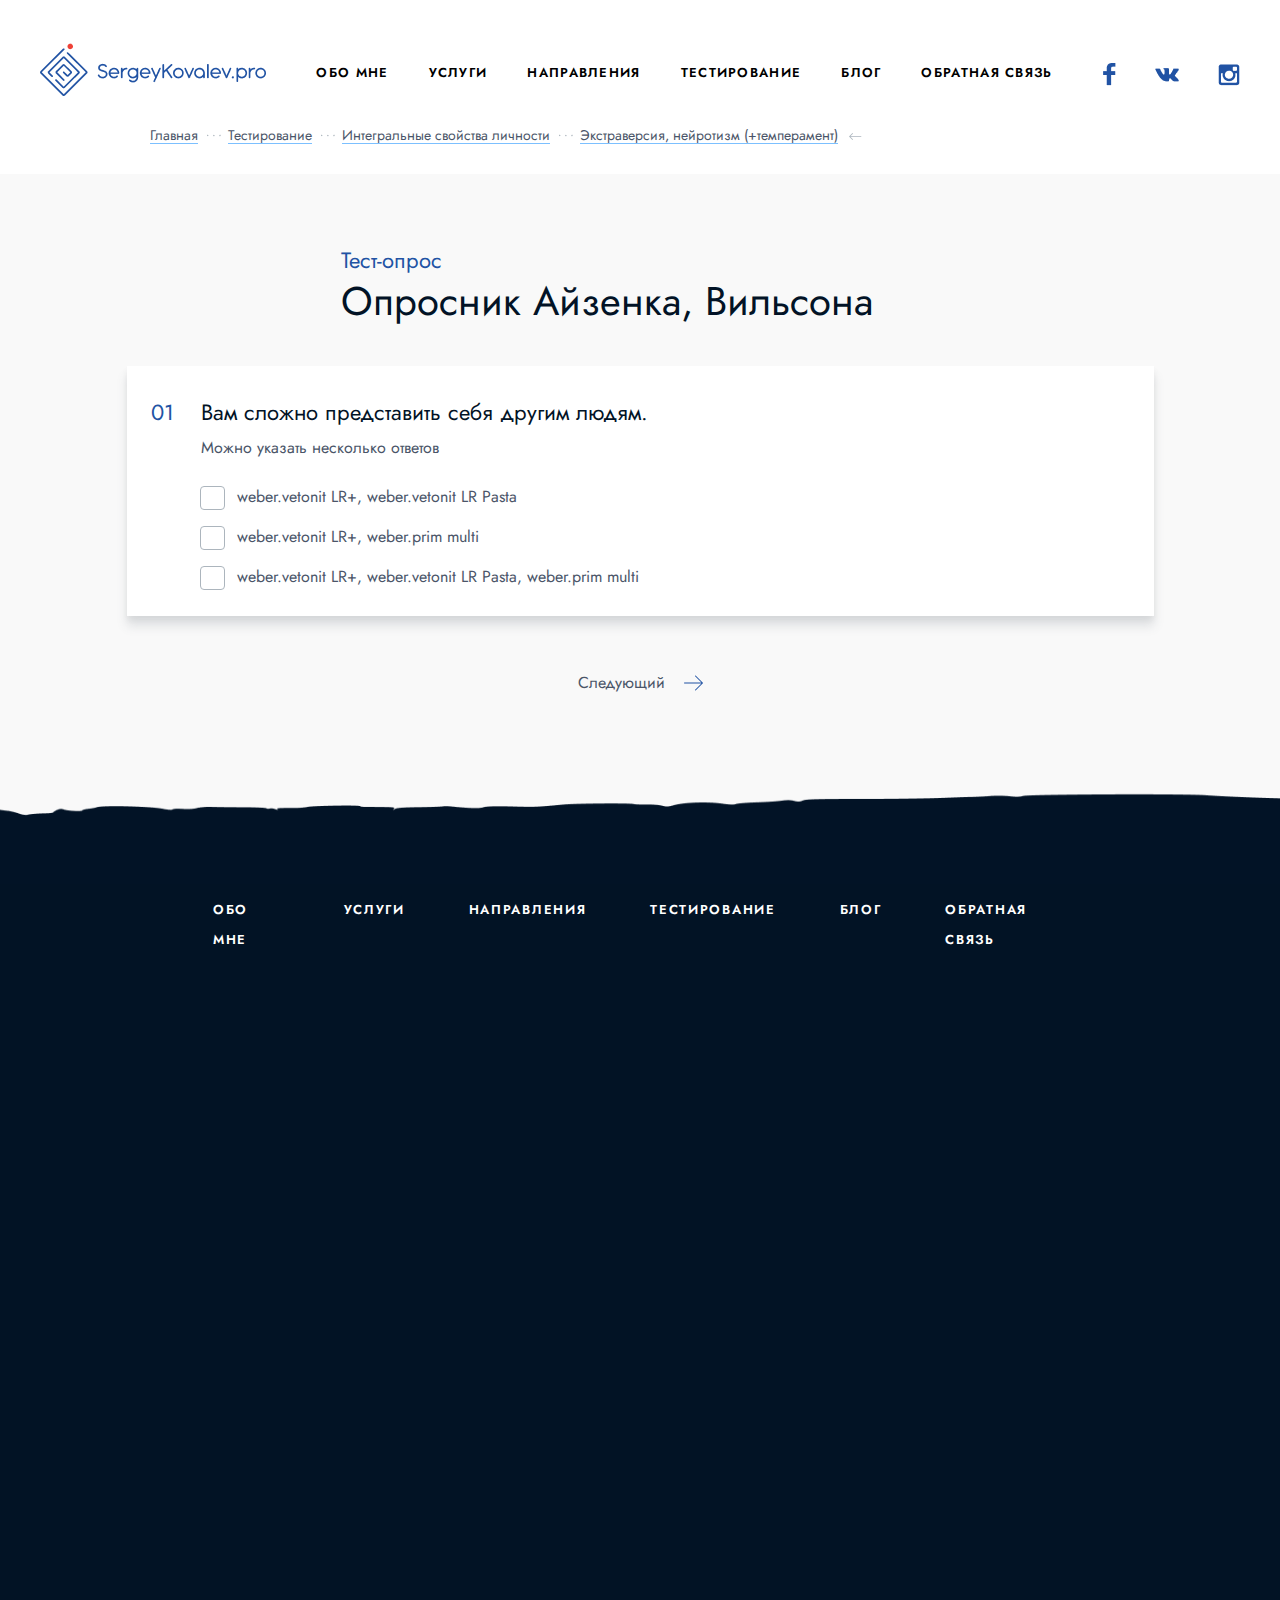
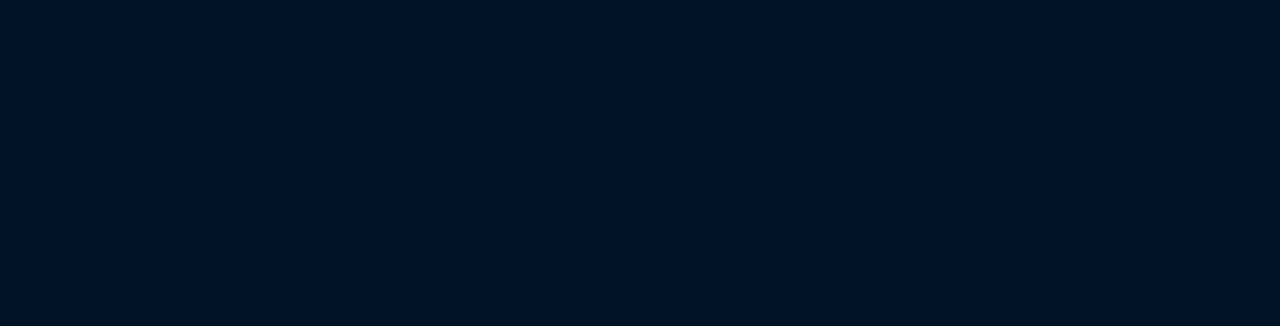
<file: test__pages.html>
<!DOCTYPE html>
<html lang="en">
<head>
	<meta charset="UTF-8">
	<meta name="viewport" content="width=device-width, initial-scale=1.0">
	<title>Test Page</title>
	<link rel="stylesheet" type="text/css" href="css/style.css">
	<link rel="stylesheet" type="text/css" href="css/media.css">
	<script src="js/jquery-1.11.3.min.js"></script>
	<link rel="stylesheet" href="js/fm.revealator.jquery.css">
	<script src="js/fm.revealator.jquery.js"></script>
	  <link
	    rel="stylesheet"
	    href="https://cdnjs.cloudflare.com/ajax/libs/animate.css/4.1.1/animate.min.css"
	  />
</head>
<body>
	
	<div class="test__pages">
		<header>
				<div class="mobile__menu">
					<div class="mobile__menu-logo revealator-slideup revealator-delay3 revealator-once hover-el">
						<a href="#">
							<img src="img/mobileLogo2.png">
						</a>
					</div>
					<div class="mobile__menu-button revealator-slideup revealator-delay4 revealator-once hover-el">
						<a href="#">
							<img src="img/mobileMenuBtn2.png">							
						</a>
					</div>
					<div class="mobile__menu__social revealator-slideup revealator-delay5 revealator-once">
						<ul>
							<li class="mobile__menu__social-item hover-el">
								<a href="#">
									<img src="img/fbMob2.png">									
								</a>
							</li>
							<li class="mobile__menu__social-item hover-el">
								<a href="#">
									<img src="img/vkMob2.png">									
								</a>
							</li>
							<li class="mobile__menu__social-item hover-el">
								<a href="#">
									<img src="img/instaMob2.png ">									
								</a>
							</li>
						</ul>
					</div>
				</div>
			<div class="cover__mobile">
				<div class="cover__mobile-logo revealator-slideup revealator-delay3 revealator-once hover-el">
					<a href="index.html">
						<img src="img/mobileLogo3.png">
					</a>
				</div>
				<div class="cover__mobile__social revealator-slideup revealator-delay4 revealator-once">
					<ul>
						<li class="cover__mobile__social-item hover-el">
							<a href="#">
								<img src="img/fbMob3.png">								
							</a>
						</li>
						<li class="cover__mobile__social-item hover-el">
							<a href="#">
								<img src="img/vkMob3.png">								
							</a>
						</li>
						<li class="cover__mobile__social-item hover-el">
							<a href="#">
								<img src="img/instaMob3.png">								
							</a>
						</li>
					</ul>
				</div>
				<div class="cover__mobile-button revealator-slideup revealator-delay5 revealator-once hover-el">
					<img src="img/mobileMenuBtn2.png">
				</div>
			</div>
			<div class="header__container">
				<div class="header__container-logo revealator-slideup revealator-delay3 revealator-once hover-el">
					<img src="img/logo2.png">
				</div>
				<div class="header__navmenu jost revealator-slideup revealator-delay4 revealator-once">
					<ul>
						<li class="header__navmenu-item header__navmenu-about hover-el">
							<a href="#">Обо мне</a>
						</li>
						<li class="header__navmenu-item header__navmenu-services hover-el">
							<a href="#">Услуги</a>
						</li>
						<li class="header__navmenu-item header__navmenu-directions hover-el">
							<a href="#">Направления</a>
						</li>
						<li class="header__navmenu-item header__navmenu-testing hover-el">
							<a href="test.html">Тестирование</a>
						</li>
						<li class="header__navmenu-item header__navmenu-blog hover-el">
							<a href="blog.html">Блог</a>
						</li>
						<li class="header__navmenu-item header__navmenu-feedback hover-el">
							<a href="#">Обратная связь</a>
						</li>
					</ul>
				</div>
				<div class="header__container__social revealator-slideup revealator-delay5 revealator-once">
					<ul>
						<li class="header__container__social-item hover-el">
							<a href="#">
								<img src="img/facebookBlue.png">
							</a>
						</li>
						<li class="header__container__social-item hover-el">
							<a href="#">
								<img src="img/vkBlue.png">
							</a>
						</li>
						<li class="header__container__social-item hover-el">
							<a href="#">
								<img src="img/instagramBlue.png">								
							</a>
						</li>
					</ul>
				</div>
			</div>
		</header>
		<ul class="navigation jost revealator-slideup revealator-delay6 revealator-once">
			<li class="navigation__item">
				<a href="index.html" class="navigation__main-text hover-el">Главная</a>
				<img class="navigation__main-arrow" src="img/points.png">
			</li>
			<li class="navigation__item">
				<a href="test.html" class="navigation__main-text hover-el">Тестирование</a>
				<img class="navigation__main-arrow" src="img/points.png">
			</li>
			<li class="navigation__item">
				<a class="navigation__main-text hover-el">Интегральные свойства личности</a>
				<img class="navigation__main-arrow" src="img/points.png">
			</li>
			<li class="navigation__item">
				<a class="navigation__main-text hover-el">Экстраверсия, нейротизм (+темперамент)</a>
				<img class="navigation__main-arrow" src="img/arrow.png">
			</li>
		</ul>
		<div class="test__pages__main jost revealator-slideup revealator-delay4 revealator-once">
			<div class="test__pages__main__text">
				<p class="test__pages__main__text-title">Тест-опрос</p>
				<p class="test__pages__main__text-text">Опросник Айзенка, Вильсона</p>
			</div>
		</div>
		<div class="test__content revealator-slideup revealator-delay5 revealator-once">
			<div class="test__pages__test jost">
				<div class="number">
					<p>01</p>
				</div>
				<div class="test__pages__test__main">
					<p class="test__pages__test-text">Вам сложно представить себя другим людям.</p>
					<p class="test__pages__test-text2">Можно указать несколько ответов</p>
					<div class="answer">
						<input class="answer-checkbox" id="answer__checkbox1" type="checkbox">
						<label class="answer-label" for="answer__checkbox1">weber.vetonit LR+, weber.vetonit LR Pasta</label>
					</div>
					<div class="answer">
						<input class="answer-checkbox" id="answer__checkbox2" type="checkbox">
						<label class="answer-label" for="answer__checkbox2">weber.vetonit LR+, weber.prim multi</label>
					</div>
					<div class="answer">
						<input class="answer-checkbox" id="answer__checkbox3" type="checkbox">
						<label class="answer-label" for="answer__checkbox3">weber.vetonit LR+, weber.vetonit LR Pasta, weber.prim multi</label>
					</div>
<!-- 					<div class="next jost">
						<p>Дальше</p>
						<img src="img/next.png" width="8" height="4">
					</div> -->
				</div>
			</div>
			<div class="test__navmenu jost revealator-slideup revealator-delay6 revealator-once hover-el">
	<!-- 			<img src="img/l.png" class="test__navmenu-leftAr">
				<p class="test__navmenu-prev">Предыдущий</p> -->
				<p class="test__navmenu-next">Следующий</p>
				<img src="img/r.png" class="test__navmenu-rightAr">
			</div>
		</div>
		<div class="cloud10">
			<img src="img/cloud10.png">
		</div>

		<div class="feedback__test__pages feedback">
			<div class="feedback__container">
				<div class="feedback__navmenu navmenu jost revealator-slideup revealator-delay3 revealator-once">
					<ul>
						<li class="feedback__navmenu__item navmenu__item-about navmenu__item">
							<a href="#">Обо мне</a>
						</li>
						<li class="feedback__navmenu__item navmenu__item-services navmenu__item">
							<a href="#">Услуги</a>
						</li>
						<li class="feedback__navmenu__item navmenu__item-directions navmenu__item">
							<a href="#">Направления</a>
						</li>
						<li class="feedback__navmenu__item navmenu__item-testing navmenu__item">
							<a href="#">Тестирование</a>
						</li>
						<li class="feedback__navmenu__item navmenu__item-blog navmenu__item">
							<a href="#">Блог</a>
						</li>
						<li class="feedback__navmenu__item navmenu__item-feedback navmenu__item">
							<a href="#">Обратная связь</a>
						</li>
					</ul>
				</div>	
				<div class="feedback__main revealator-slideup revealator-delay4 revealator-once">
						<p class="feedback__main-title viaodaLidre">Вы хотите поговорить об этом?</p>
						<p class="feedback__main-text jost">Со мной легко найти общий язык, я открыт к общению.</p>
						<div class="feedback__form">
							<form action="#">
								<input type="text" placeholder="Имя *" name="name" class="feedback__form-name">
								<input type="text" placeholder="Email *" name="email" class="feedback__form-email">
								<input type="text" placeholder="Сообщение *" name="message" class="feedback__form-message">
								<button class="feedback__form-submit jost" type="submit">Отправить</button>
								<div class="feedback__form-policy">
									<p>Нажимая кнопку «Отправить», вы соглашаетесь с политикой обработки персональных данных</p>
								</div>
							</form>
						</div>
						<div class="feedback__main__social">
							<div class="feedback__main__social__icons">
								<ul>
									<li class="hover-el">
										<a href="#">
											<img src="img/Vector (60).png">											
										</a>
									</li>
									<li class="hover-el">
										<a href="#">
											<img src="img/vk.png">										
										</a>
									</li>
									<li class="hover-el">
										<a href="#">
											<img src="img/Vector (61).png">											
										</a>
									</li>
								</ul>
							</div>
							<div class="feedback__main__social__logo ">
								<img src="img/feedbackLogo.png">
								<p class="jost">Профессиональный психолог, коуч</p>
							</div>
						</div>
				</div>
			</div>
	</div>

	<script type="text/javascript" src="js/script.js"></script>
</body>
</html>
</file>
<file: css/style.css>
* {
  padding: 0;
  margin: 0;
  box-sizing: border-box;
}
ul {
  list-style: none;
}
a {
  text-decoration: none;
}
@font-face {
  font-family: 'Viaoda Libre';
  src: url("../fonts/ViaodaLibre-Regular.ttf");
}
@font-face {
  font-family: 'Jost';
  src: url("../fonts/Jost-VariableFont_wght.ttf");
  
  /*	src: url("@{fontsPath}Jost-300-Light.otf");*/
}
@font-face {
  font-family: 'JostMozNav';
  src: url("../fonts/Jost-300-Light.otf");
}
/* ШРИФТЫ */
.viaodaLidre {
  font-family: Viaoda Libre;
  font-style: normal;
  font-weight: normal;
}
.jost {
  font-family: Jost;
  font-style: normal;
  font-weight: normal;
}
/* АНИМАЦИЯ ПЕРЕХОДА ИЗ ОДНОГО СОСТОЯНИЯ В ДРУГОЕ */
.hover-el:hover {
  cursor: pointer;
  -webkit-animation: pulse;
  animation: pulse;
  animation-duration: 0.3s;
}
/* МЕНЮ НАВИГАЦИИ */
.navmenu {
  min-width: 848px;
  margin: 0 auto;
}
.navmenu ul {
  display: flex;
}
.navmenu ul .navmenu__item {
  font-weight: 600;
  font-size: 13px;
  line-height: 30px;
  letter-spacing: 0.13em;
  text-transform: uppercase;
  text-align: justify;
  margin-left: 64px;
}
.navmenu ul .navmenu__item:hover {
  -webkit-animation: pulse;
  animation: pulse;
  animation-duration: 0.3s;
}
.navmenu ul .navmenu__item:first-child {
  margin-left: 0;
}
/* ПОДРОБНЕЕ И СТРЕЛКА */
.more {
  display: flex;
  align-items: center;
}
.more .more__text {
  font-size: 14px;
  line-height: 16px;
}
.more img {
  margin-left: 10.21px;
}
/* FEEDBACK BIG */
.feedback {
  background: #021325;
}
.feedback .feedback__container {
  max-width: 854px;
  margin: 0 auto;
}
.feedback .feedback__container .feedback__navmenu {
  display: flex;
  justify-content: center;
}
.feedback .feedback__container .feedback__navmenu .feedback__navmenu__item a {
  color: #ffffff;
}
.feedback .feedback__container .feedback__navmenu .feedback__navmenu__item a:hover {
  color: #FBDE43;
  transition: 0.2s;
  border-bottom: 4px solid red;
  -moz-border-image: url("../img/border3.png") 30 round round;
  -webkit-border-image: url("../img/border3.png") 30 round round;
  -o-border-image: url("../img/border3.png") 30 round round;
  border-image: url("../img/border3.png") 30 round round;
}
.feedback .feedback__container .feedback__main {
  display: flex;
  flex-direction: column;
  align-items: center;
  justify-content: center;
}
.feedback .feedback__container .feedback__main .feedback__main-title {
  margin-top: 94px;
  font-size: 56px;
  line-height: 82px;
  text-align: center;
  color: #FFF2A9;
}
.feedback .feedback__container .feedback__main .feedback__main-text {
  margin-top: 13px;
  margin-right: 3px;
  font-size: 22px;
  line-height: 30px;
  text-align: center;
  color: #FFFFFF;
}
.feedback .feedback__container .feedback__main .feedback__form form {
  text-align: center;
  margin-top: 70px;
  max-width: 560px;
  border: none;
}
.feedback .feedback__container .feedback__main .feedback__form form ::-webkit-input-placeholder {
  font-family: Jost;
  font-style: normal;
  font-weight: normal;
  font-size: 16px;
  line-height: 24px;
  color: #CBD5E0;
}
.feedback .feedback__container .feedback__main .feedback__form form .feedback__form-name {
  height: 33px;
  padding-bottom: 7px;
  background: none;
  border: none;
  width: 270px;
  border-bottom: 0.25px solid #CBD5E0;
}
.feedback .feedback__container .feedback__main .feedback__form form .feedback__form-email {
  height: 33px;
  padding-bottom: 7px;
  margin-left: 16px;
  background: none;
  border: none;
  width: 270px;
  border-bottom: 0.25px solid #CBD5E0;
}
.feedback .feedback__container .feedback__main .feedback__form form .feedback__form-message {
  height: 33px;
  margin-top: 60px;
  padding-bottom: 7px;
  background: none;
  border: none;
  width: 560px;
  border-bottom: 0.25px solid #CBD5E0;
}
.feedback .feedback__container .feedback__main .feedback__form form .feedback__form-submit {
  padding-right: 6px;
  padding-top: 2px;
  border: none;
  width: 194px;
  height: 56px;
  background: linear-gradient(180deg, #fff2a9 0%, #fbde43 90.62%);
  border-radius: 30px;
  font-weight: 500;
  font-size: 16px;
  line-height: 23px;
  margin-top: 48px;
}
.feedback .feedback__container .feedback__main .feedback__form form .feedback__form-submit:hover {
  cursor: pointer;
  -webkit-animation: pulse;
  animation: pulse;
  animation-duration: 0.3s;
}
.feedback .feedback__container .feedback__main .feedback__form form .feedback__form-policy {
  margin-top: 28px;
  margin-left: auto;
  margin-right: auto;
  max-width: 401px;
  font-size: 14px;
  line-height: 20px;
  text-align: center;
  color: #CBD5E0;
}
.feedback .feedback__container .feedback__main .feedback__main__social {
  margin-top: 120px;
  display: flex;
  flex-direction: column;
}
.feedback .feedback__container .feedback__main .feedback__main__social .feedback__main__social__icons ul {
  display: flex;
  width: 158.46px;
  justify-content: space-between;
  align-items: center;
  margin: 0 auto;
}
.feedback .feedback__container .feedback__main .feedback__main__social .feedback__main__social__logo {
  margin-top: 40.91px;
  font-size: 14px;
  line-height: 20px;
  color: #CBD5E0;
}
.feedback .feedback__container .feedback__main .feedback__main__social .feedback__main__social__logo p {
  margin-left: 82px;
  margin-top: -16px;
  font-size: 14px;
  line-height: 20px;
  color: #CBD5E0;
}
.feedback .feedback__container .feedback__main .feedback__main__social .feedback__main__social__logo:hover {
  cursor: pointer;
  -webkit-animation: pulse;
  animation: pulse;
  animation-duration: 0.3s;
}
/* HEADER 1440+ (КРОМЕ COVER) */
.header__container {
  padding-top: 41px;
  max-width: 1344px;
  display: flex;
  align-items: center;
  margin: 0 auto;
}
.header__container .header__container__social {
  margin: 22px 2px 10px auto;
}
.header__container .header__container__social ul {
  display: flex;
  align-items: center;
}
.header__container .header__container__social ul .header__container__social-item {
  margin-left: 38.95px;
}
.header__container .header__container__social ul .header__container__social-item:first-child {
  margin-left: 0;
}
.header__container .header__navmenu {
  padding-top: 5px;
  margin-left: 71px;
}
.header__container .header__navmenu ul {
  display: flex;
}
.header__container .header__navmenu ul .header__navmenu-item {
  margin-left: 55px;
}
.header__container .header__navmenu ul .header__navmenu-item:first-child {
  margin-left: 0;
}
.header__container .header__navmenu ul .header__navmenu-item a {
  color: black;
  font-weight: 600;
  font-size: 13px;
  line-height: 30px;
  letter-spacing: 0.1em;
  text-transform: uppercase;
}
.mobile__menu {
  display: none;
}
.tns-nav {
  margin-top: 45px;
  text-align: center;
}
.tns-nav button {
  border-radius: 50%;
  width: 8px;
  height: 8px;
  background: #CBD5E0;
  border: 0;
}
.tns-nav button:focus {
  outline: 0;
}
.tns-nav button + button {
  margin-left: 5px;
}
.tns-nav .tns-nav-active {
  background: #888888;
}
.mobile__div {
  display: none;
  height: 100%;
  overflow: scroll;
}
.mobile__div .mobile__div__container {
  background: #F7FAFC;
}
.mobile__div .mobile__div__container .mobile__div__list {
  padding-top: 68px;
  padding-left: 73px;
  padding-bottom: 181px;
}
.mobile__div .mobile__div__container .mobile__div__list .mobile__div__list-item {
  margin-top: 38px;
}
.mobile__div .mobile__div__container .mobile__div__list .mobile__div__list-item:first-child {
  margin-top: 0;
}
.mobile__div .mobile__div__container .mobile__div__list .mobile__div__list-item a {
  font-weight: 600;
  font-size: 18px;
  line-height: 30px;
  letter-spacing: 0.1em;
  text-transform: uppercase;
  color: #021326;
}
.mobile__div .mobile__div__container .mobile__div__list .mobile__div__list-item a:hover {
  color: #2153A4;
  transition: 0.2s;
  border-bottom: 4px solid #ffff;
  -moz-border-image: url("../img/border-mobile.png") 30 round round;
  -webkit-border-image: url("../img/border-mobile.png") 30 round round;
  -o-border-image: url("../img/border-mobile.png") 30 round round;
  border-image: url("../img/border-mobile.png") 30 round round;
}
.slider__mobile {
  display: none;
  justify-content: center;
  padding-top: 91px;
}
.slider__mobile .slider__mobile-circle {
  margin-left: 16px;
  border-radius: 50%;
  width: 8px;
  height: 8px;
  background: #FFFFFF;
}
.slider__mobile .slider__mobile-circle:first-child {
  margin-left: 0;
}
/* БЛОК BLOG */
.blog__list div ul {
  display: flex;
}
.blog__list div ul .blog__list__item:hover {
  -webkit-animation: pulse;
  animation: pulse;
  animation-duration: 0.3s;
  cursor: pointer;
}
.blog__list div ul .blog__list__item:hover .blog__list__item-title {
  text-decoration-line: underline;
  color: #2153A4;
  font-size: 18px;
}
.blog__list div ul .blog__list__item:hover .blog__list__item-img {
  background: none;
  background-repeat: 8px;
  box-shadow: 0px 10px 15px rgba(74, 85, 104, 0.3), 0px 4px 6px rgba(0, 0, 0, 0.05);
}
.blog__list div ul .blog__list__item .blog__list__item-img {
  width: 367px;
  height: 220px;
}
.blog__list div ul .blog__list__item .blog__list__item-date {
  margin-top: 27px;
  font-size: 12px;
  line-height: 16px;
  color: #636970;
}
.blog__list div ul .blog__list__item .blog__list__item-title {
  margin-top: 16px;
  max-width: 330px;
  font-size: 20px;
  line-height: 26px;
  color: #021326;
}
.blog__list div ul .blog__list__item .blog__list__item-text {
  margin-top: 16px;
  max-width: 330px;
  font-size: 14px;
  line-height: 20px;
  color: #4A5568;
}
.blog__list .tns__nav {
  margin-top: 20px;
}
/* ГЛАВНАЯ СТРАНИЦА */
.cover {
  transition: transform 0.6s cubic-bezier(0.65, 0, 0.35, 1);
  display: flex;
  flex-direction: column;
  flex-wrap: wrap;
  background: url("../img/cover.png") no-repeat;
  height: 100%;
  width: 100%;
  padding-bottom: 50px;
}
.cover .cover__mobile {
  display: none;
}
.cover .cover__header {
  display: flex;
  justify-content: space-between;
  flex-wrap: wrap;
}
.cover .cover__header .cover__header__logo {
  padding-left: 70px;
  padding-top: 46px;
}
.cover .cover__header .cover__header__social {
  margin-top: 48px;
  margin-right: 106.69px;
}
.cover .cover__header .cover__header__social ul {
  display: flex;
  align-items: center;
}
.cover .cover__header .cover__header__social ul .cover__header__social-icon {
  margin-left: 37.95px;
}
.cover .cover__header .cover__header__social ul .cover__header__social-icon:first-child {
  margin-left: 0;
}
.cover .cover__content {
  display: flex;
  margin-top: 29px;
  margin-left: 72px;
}
.cover .cover__content .cover__content__arProf {
  display: flex;
}
.cover .cover__content .cover__content__arProf .cover__leftArrow {
  cursor: pointer;
  padding-top: 205px;
}
.cover .cover__content .cover__content__arProf .cover__prof {
  max-width: 216px;
  margin-top: 337px;
  margin-left: 36px;
}
.cover .cover__content .cover__content__arProf .cover__prof .cover__prof-text {
  font-size: 24px;
  line-height: 34px;
  color: #2153A4;
}
.cover .cover__content .cover__stress {
  display: flex;
  flex-direction: column;
  flex-wrap: wrap;
  margin-left: 363px;
  margin-top: 16px;
}
.cover .cover__content .cover__stress .cover__stress__title {
  max-width: 437px;
}
.cover .cover__content .cover__stress .cover__stress__title .cover__stress__title-text1 {
  transition-timing-function: cubic-bezier(0.1, 0.9, 0.9, 0.1);
  color: #021326;
  font-size: 67px;
  line-height: 82px;
}
.cover .cover__content .cover__stress .cover__stress__title .cover__stress__title-text2 {
  margin-top: 17px;
  margin-left: 2px;
  color: #2153A4;
  font-size: 22px;
  line-height: 30px;
}
.cover .cover__content .cover__stress .cover__stress__def {
  margin-top: 32px;
  margin-left: 2px;
}
.cover .cover__content .cover__stress .cover__stress__def .cover__stress__definition {
  max-width: 409px;
}
.cover .cover__content .cover__stress .cover__stress__def .cover__stress__definition .cover__stress__def-text {
  font-size: 14px;
  line-height: 19px;
  color: #021326;
}
.cover .cover__content .cover__stress .cover__stress__def .cover__stress__details a {
  display: flex;
  align-items: center;
  margin-top: 33px;
}
.cover .cover__content .cover__stress .cover__stress__def .cover__stress__details a .cover__stress__details-text {
  font-size: 14px;
  line-height: 16px;
  color: #2153A4;
}
.cover .cover__content .cover__stress .cover__stress__def .cover__stress__details a .cover__stress__details-img {
  margin-left: 11px;
}
.cover .cover__content .cover__rightArrow {
  margin-left: 138px;
  margin-top: 207px;
}
.cover .cover__content .cover__rightArrow img {
  cursor: pointer;
}
.cover .cover__navmenu {
  display: flex;
  justify-content: center;
  margin-top: 156px;
}
.cover .cover__navmenu .cover__navmenu__item a {
  color: #2153A4;
}
.cover .cover__navmenu .cover__navmenu__item a:hover {
  transition: 0.2s;
  border-bottom: 4px solid #ffff;
  -moz-border-image: url("../img/border.png") 30 round round;
  -webkit-border-image: url("../img/border.png") 30 round round;
  -o-border-image: url("../img/border.png") 30 round round;
  border-image: url("../img/border.png") 30 round round;
}
.cloud {
  position: relative;
  margin-top: -39px;
}
.cloud img {
  width: 100%;
}
.about__me {
  margin-top: -50px;
  padding-bottom: 124px;
  background: #F7FAFC;
  width: 100%;
  height: 100%;
}
.about__me .about__me__wrapper {
  display: flex;
  justify-content: center;
  margin-left: -40px;
  padding-top: 40px;
}
.about__me .about__me__wrapper .about__me__item {
  display: flex;
  flex-direction: column;
  max-width: 341px;
  margin-left: 45px;
}
.about__me .about__me__wrapper .about__me__item:first-child {
  margin-left: 0;
}
.about__me .about__me__wrapper .about__me__item .about__me__item-img {
  margin-top: 1px;
  margin-left: 23.98px;
}
.about__me .about__me__wrapper .about__me__item .about__me__item__title {
  margin-top: 52.15px;
  margin-left: 23px;
}
.about__me .about__me__wrapper .about__me__item .about__me__item__title .about__me__item__title-text {
  max-width: 270px;
  font-size: 22px;
  line-height: 26px;
  color: #2153A4;
}
.about__me .about__me__wrapper .about__me__item .about__me__item__list {
  margin-top: 31px;
}
.about__me .about__me__wrapper .about__me__item .about__me__item__list ul {
  min-height: 108px;
  display: flex;
  flex-direction: column;
  justify-content: space-between;
}
.about__me .about__me__wrapper .about__me__item .about__me__item__list ul .about__me__item__list-text {
  display: flex;
  font-size: 16px;
  line-height: 24px;
  color: #4A5568;
}
.about__me .about__me__wrapper .about__me__item .about__me__item__list ul .about__me__item__list-text .list-style-circle {
  min-width: 19px;
  margin-top: 1px;
  margin-right: 4px;
  text-align: center;
}
.about__me .about__me__wrapper .about__me__item .about__me__item__list ul .about__me__item__list-text .list-style-circle:before {
  content: "•";
  font-family: Jost;
  font-style: normal;
  font-weight: bold;
  font-size: 16px;
  line-height: 24px;
  text-align: center;
  color: #4A5568;
}
.about__me .about__me__wrapper .about__me__item:nth-child(2) {
  margin-top: 4px;
}
.about__me .about__me__wrapper .about__me__item:nth-child(2) .about__me__item__title {
  margin-top: 30px;
  margin-left: 24px;
}
.about__me .about__me__wrapper .about__me__item:nth-child(2) .about__me__item__list {
  margin-top: 32px;
}
.about__me .about__me__wrapper .about__me__item:nth-child(2) .about__me__item__list .about__me__item__list-text {
  margin-top: 11px;
}
.about__me .about__me__wrapper .about__me__item:nth-child(2) .about__me__item__list .about__me__item__list-text:first-child {
  margin-top: 0;
}
.about__me .about__me__wrapper .about__me__item:nth-child(2) .about__me__item__list .about__me__item__list-text .list-style-circle {
  margin-top: 2px;
  margin-right: 5px;
}
.about__me .about__me__wrapper .about__me__item:nth-child(3) .about__me__item-img {
  margin-left: 25px;
}
.about__me .about__me__wrapper .about__me__item:nth-child(3) .about__me__item__title {
  margin-top: 33.15px;
  margin-left: 25px;
}
.about__me .about__me__wrapper .about__me__item:nth-child(3) .about__me__item__list .about__me__item__list-text .list-style-circle {
  margin-top: 2px;
  margin-right: 7px;
  padding-left: 2px;
}
.cloud2 {
  position: absolute;
  margin-top: -3px;
}
.cloud2 img {
  width: 100%;
}
.services {
  padding-bottom: 124px;
  background: #021325;
}
.services .services__mobile {
  display: none;
}
.services .services__navmenu {
  display: flex;
  justify-content: center;
  padding-top: 127px;
}
.services .services__navmenu .services__navmenu__item a {
  color: #ffffff;
}
.services .services__navmenu .services__navmenu__item a:hover {
  transition: 0.2s;
  color: #FBDE43;
  border-bottom: 4px solid #ffff;
  -moz-border-image: url("../img/border.png") 30 round round;
  -webkit-border-image: url("../img/border.png") 30 round round;
  -o-border-image: url("../img/border.png") 30 round round;
  border-image: url("../img/border.png") 30 round round;
}
.services .services__wrapper {
  margin-top: 69px;
  margin-left: 151px;
}
.services .services__wrapper .services__list ul {
  display: flex;
  flex-wrap: wrap;
}
.services .services__wrapper .services__list ul .services__list__item {
  cursor: pointer;
  min-width: 367px;
  min-height: 312px;
  margin-left: 19px;
  margin-bottom: 17px;
  padding-left: 39px;
  border: 1px solid #4A5568;
  border-radius: 8px;
}
.services .services__wrapper .services__list ul .services__list__item:hover {
  -webkit-animation: pulse;
  animation: pulse;
  animation-duration: 0.3s;
}
.services .services__wrapper .services__list ul .services__list__item:hover .services__list__item__more {
  margin-top: 26px;
}
.services .services__wrapper .services__list ul .services__list__item:hover .services__list__item__more .services__list__item__more-text {
  color: #FBDE43;
  transition: 0.2s;
}
.services .services__wrapper .services__list ul .services__list__item:hover .services__list__item__more img {
  content: url("../img/rightYellAr.png");
}
.services .services__wrapper .services__list ul .services__list__item:nth-child(3n+1) {
  margin-left: 0;
}
.services .services__wrapper .services__list ul .services__list__item .services__list__item__about {
  max-width: 287px;
  margin-top: 25px;
}
.services .services__wrapper .services__list ul .services__list__item .services__list__item__about .services__list__item__about-text {
  font-size: 22px;
  line-height: 26px;
  color: #F7FAFC;
}
.services .services__wrapper .services__list ul .services__list__item .services__list__item__more {
  margin-top: 26px;
}
.services .services__wrapper .services__list ul .services__list__item .services__list__item__more:hover .services__list__item__more-text {
  color: #FBDE43;
  transition: 0.2s;
}
.services .services__wrapper .services__list ul .services__list__item .services__list__item__more:hover img {
  content: url("../img/rightYellAr.png");
}
.services .services__wrapper .services__list ul .services__list__item .services__list__item__more .services__list__item__more-text {
  color: #FFF2A9;
}
.services .services__wrapper .services__list ul .services__list__item .services__list__item-img {
  margin-top: 32px;
  height: 72px;
}
.cloud3 {
  margin-top: -34px;
}
.cloud3 img {
  width: 100%;
  margin-bottom: -2px;
}
.directions {
  padding-bottom: 100px;
  margin-top: -5px;
  background: #F7FAFC;
}
.directions .services__mobile {
  display: none;
}
.directions .directions__navmenu {
  display: flex;
  justify-content: center;
  padding-top: 76.69px;
}
.directions .directions__navmenu .directions__navmenu__item a {
  color: #4A5568;
}
.directions .directions__navmenu .directions__navmenu__item a:hover {
  border-bottom: 4px solid #ffff;
  -moz-border-image: url("../img/border2.png") 30 round round;
  -webkit-border-image: url("../img/border2.png") 30 round round;
  -o-border-image: url("../img/border2.png") 30 round round;
  border-image: url("../img/border2.png") 30 round round;
  color: #2153A4;
  transition: 0.2s;
}
.directions .directions__list {
  margin-top: 76px;
  margin-left: 262px;
  margin-right: 290px;
}
.directions .directions__list ul {
  display: flex;
  justify-content: space-between;
  flex-wrap: wrap;
}
.directions .directions__list ul .directions__list__item {
  width: 425px;
  display: flex;
  padding-bottom: 54px;
}
.directions .directions__list ul .directions__list__item .directions__list__item-img {
  display: flex;
  align-items: center;
  width: 47.45px;
  height: 47.94px;
  margin-right: 49px;
}
.directions .directions__list ul .directions__list__item .directions__list__item__text {
  margin-right: 5px;
  font-size: 20px;
  line-height: 26px;
  color: #021326;
}
.directions .directions__list ul .directions__list__item .directions__list__item__text .directions__list__item__text-title {
  padding-top: 2px;
}
.directions .directions__list ul .directions__list__item .directions__list__item__text .directions__list__item__more {
  margin-top: 17px;
  font-size: 14px;
  line-height: 16px;
  color: #2153A4;
}
.directions .directions__list ul .directions__list__item .directions__list__item__text .directions__list__item__more:hover img {
  content: url("../img/rightBlArr.png");
}
.directions .directions__list ul .directions__list__item:nth-child(7) {
  margin-left: 251px;
}
.cloud4 {
  margin-top: -154px;
}
.cloud4 img {
  width: 100%;
}
.testing {
  padding-bottom: 50px;
  margin-top: -110px;
  background: #FFFFFF;
}
.testing .services__mobile {
  display: none;
}
.testing .testing__navmenu {
  display: flex;
  justify-content: center;
  margin-top: 10px;
}
.testing .testing__navmenu .testing__navmenu__item {
  transition: all 3s;
}
.testing .testing__navmenu .testing__navmenu__item a {
  color: #4A5568;
}
.testing .testing__navmenu .testing__navmenu__item a:hover {
  color: #2153A4;
  border-bottom: 4px solid red;
  -moz-border-image: url("../img/border2.png") 30 round round;
  -webkit-border-image: url("../img/border2.png") 30 round round;
  -o-border-image: url("../img/border2.png") 30 round round;
  border-image: url("../img/border2.png") 30 round round;
}
.testing .testing__list {
  margin-top: 43px;
  margin-left: 150px;
  margin-right: 150px;
}
.testing .testing__list ul {
  display: flex;
}
.testing .testing__list ul .testing__list__item {
  width: 367px;
  height: 318px;
  padding-top: 25px;
  padding-left: 32px;
  background: #F7FAFC;
  border-radius: 8px;
  margin-right: 20px;
  cursor: pointer;
}
.testing .testing__list ul .testing__list__item:hover {
  -webkit-animation: pulse;
  animation: pulse;
  animation-duration: 0.3s;
  background: linear-gradient(180deg, #4d75b6 0%, #2153a4 100%);
  box-shadow: 0px 10px 15px rgba(74, 85, 104, 0.3), 0px 4px 6px rgba(0, 0, 0, 0.05);
  border-radius: 8px;
  margin-top: -8px;
}
.testing .testing__list ul .testing__list__item:hover .testing__list__item-title {
  text-decoration-line: underline;
  color: #F7FAFC;
}
.testing .testing__list ul .testing__list__item:hover .testing__list__item__text:hover {
  transition: transform 0.6s cubic-bezier(0.65, 0, 0.35, 1);
}
.testing .testing__list ul .testing__list__item:hover .testing__list__item__text .testing__list__item__text-target {
  color: #FBDE43;
}
.testing .testing__list ul .testing__list__item:hover .testing__list__item__text .testing__list__item__text-target-text {
  color: #FFFFFF;
}
.testing .testing__list ul .testing__list__item:hover .testing__list__item__text .testing__list__item__text-method {
  color: #FBDE43;
}
.testing .testing__list ul .testing__list__item:hover .testing__list__item__text .testing__list__item__text-method-text {
  color: #FFFFFF;
}
.testing .testing__list ul .testing__list__item:last-child {
  margin-right: 0;
}
.testing .testing__list ul .testing__list__item .testing__list__item-title {
  width: 297px;
  font-size: 22px;
  line-height: 26px;
  color: #021326;
}
.testing .testing__list ul .testing__list__item .testing__list__item__text {
  width: 297px;
  margin-top: 20px;
}
.testing .testing__list ul .testing__list__item .testing__list__item__text .testing__list__item__text-target {
  font-size: 12px;
  line-height: 16px;
  letter-spacing: 0.05em;
  text-transform: uppercase;
  color: #2153A4;
}
.testing .testing__list ul .testing__list__item .testing__list__item__text .testing__list__item__text-target-text {
  margin-top: 4px;
  font-size: 14px;
  line-height: 20px;
  color: #4A5568;
}
.testing .testing__list ul .testing__list__item .testing__list__item__text .testing__list__item__text-method {
  margin-top: 24px;
  font-size: 12px;
  line-height: 16px;
  letter-spacing: 0.05em;
  text-transform: uppercase;
  color: #2153A4;
}
.testing .testing__list ul .testing__list__item .testing__list__item__text .testing__list__item__text-method-text {
  margin-top: 4px;
  font-size: 14px;
  line-height: 20px;
  color: #4A5568;
}
.testing .testing__pages {
  display: flex;
  align-items: center;
  justify-content: center;
  margin-top: 61px;
  position: relative;
  z-index: 10;
}
.testing .testing__pages .testing__pages-page {
  font-size: 15px;
  line-height: 22px;
  color: #2153A4;
  margin-left: 58.79px;
}
.testing .testing__pages .testing__pages-oblicueLine {
  margin-left: 4px;
}
.testing .testing__pages .testing__pages-pages {
  margin-left: 6.5px;
  margin-top: 2px;
  font-size: 15px;
  line-height: 22px;
  color: #CBD5E0;
}
.testing .testing__pages .testing__pages-rightArrow {
  margin-left: 37.5px;
}
.cloud5 {
  position: relative;
  z-index: 6;
  margin-top: -140px;
}
.cloud5 img {
  width: 100%;
}
.blog {
  padding-bottom: 61px;
  margin-top: -154px;
  background: #F7FAFC;
}
.blog .services__mobile {
  display: none;
}
.blog .blog__wrapper {
  padding-top: 111px;
  z-index: 10;
  position: relative;
  max-width: 1140px;
  margin: 0 auto;
}
.blog .blog__wrapper .blog__navmenu {
  display: flex;
  justify-content: center;
}
.blog .blog__wrapper .blog__navmenu .blog__navmenu__item a {
  color: #4A5568;
}
.blog .blog__wrapper .blog__navmenu .blog__navmenu__item a:hover {
  color: #2153A4;
  transition: 0.2s;
  border-bottom: 4px solid red;
  -moz-border-image: url("../img/border2.png") 30 round round;
  -webkit-border-image: url("../img/border2.png") 30 round round;
  -o-border-image: url("../img/border2.png") 30 round round;
  border-image: url("../img/border2.png") 30 round round;
}
.blog .blog__wrapper .blog__list-main {
  margin-top: 61px;
}
.blog .blog__wrapper .blog__list-main ul {
  justify-content: space-between;
}
.blog .blog__wrapper .blog__list-main ul .blog__list__item {
  margin: 0 22px;
}
.blog .blog__wrapper .blog__list-main ul .blog__list__item:hover {
  margin-top: -8px;
  padding-bottom: 8px;
}
.blog .blog__wrapper .blog__articles {
  position: relative;
  z-index: 1;
  display: flex;
  justify-content: center;
  margin-top: 42px;
}
.blog .blog__wrapper .blog__articles .all__articles {
  display: flex;
}
.blog .blog__wrapper .blog__articles .blog__articles-text {
  font-size: 14px;
  line-height: 16px;
  color: #2153A4;
}
.blog .blog__wrapper .blog__articles .blog__articles-arrow {
  margin-left: 12px;
}
.cloud6 {
  margin-top: -188px;
}
.cloud6 img {
  width: 100%;
}
.feedback__cover {
  padding-top: 116px;
  margin-top: -100px;
  padding-bottom: 159px;
}
/* СТРАНИЦА BLOG */
.blog__page {
  background: #F9F9F9;
  display: flex;
  flex-direction: column;
  height: 100%;
  width: 100%;
}
.blog__page header .blog__mobile {
  display: none;
}
.blog__page header .cover__mobile {
  display: none;
}
.blog__page header .header__container .header__navmenu ul .header__navmenu-item a:hover {
  transition: 0.2s;
  border-bottom: 4px solid red;
  -moz-border-image: url("../img/border.png") 30 round round;
  -webkit-border-image: url("../img/border.png") 30 round round;
  -o-border-image: url("../img/border.png") 30 round round;
  border-image: url("../img/border.png") 30 round round;
}
.blog__page .blog__content {
  display: flex;
  background: #F9F9F9;
  padding-top: 43px;
  justify-content: space-around;
}
.blog__page .blog__content .header__blog-title {
  font-size: 67px;
  line-height: 82px;
  color: #021326;
  margin-right: 415px;
}
.blog__page .blog__content .header__blog__number {
  display: flex;
  align-items: center;
  margin: 44px 0 7px 130px;
}
.blog__page .blog__content .header__blog__number .header__blog__number-text {
  font-size: 14px;
  line-height: 20px;
  color: #4A5568;
  margin-right: 10px;
}
.blog__page .blog__content .header__blog__number .header__blog__number-select {
  background: #FFFFFF;
  border-radius: 12px;
  border: none;
  width: 88px;
  height: 40px;
  font-size: 20px;
  line-height: 29px;
  color: #021326;
  padding-left: 18px;
  padding-bottom: 1px;
  appearance: none;
}
.blog__page .blog__list-blog {
  padding-top: 23px;
  max-width: 1140px;
  margin: 0 auto;
}
.blog__page .blog__list-blog ul {
  justify-content: space-between;
  flex-wrap: wrap;
}
.blog__page .blog__list-blog ul .blog__list__item {
  min-width: 367px;
  margin-top: 63px;
}
.blog__page .blog__list-blog ul .blog__list__item:nth-child(1),
.blog__page .blog__list-blog ul .blog__list__item:nth-child(2),
.blog__page .blog__list-blog ul .blog__list__item:nth-child(3) {
  margin-top: 0;
}
.blog__page .blog__list-blog ul .blog__list__item:hover {
  margin-top: 55px;
  padding-bottom: 8px;
}
.blog__page .blog__list-blog ul .blog__list__item:hover:nth-child(1),
.blog__page .blog__list-blog ul .blog__list__item:hover:nth-child(2),
.blog__page .blog__list-blog ul .blog__list__item:hover:nth-child(3) {
  margin-top: -8px;
}
.blog__page .show {
  margin: 72px 15px 0 17px;
  display: flex;
  justify-content: center;
  align-items: center;
}
.blog__page .show p {
  font-size: 16px;
  line-height: 20px;
  color: #4A5568;
}
.blog__page .show img {
  margin-left: 17px;
}
.blog__page .cloud7 {
  margin-top: 38px;
}
.blog__page .cloud7 img {
  width: 100%;
}
.blog__page .feedback__blog {
  margin-top: -100px;
  padding-bottom: 159px;
}
/* СТРАНИЦА BLOG__PAGES */
.blog__pages {
  display: flex;
  flex-direction: column;
  height: 100%;
  width: 100%;
  background: #F9F9F9;
}
.blog__pages header {
  background: #F9F9F9;
}
.blog__pages header .cover__mobile {
  display: none;
}
.blog__pages header .blog__mobile {
  display: none;
}
.blog__pages header .header__navmenu ul .header__navmenu-item a:hover {
  transition: 0.2s;
  border-bottom: 4px solid red;
  -moz-border-image: url("../img/border.png") 30 round round;
  -webkit-border-image: url("../img/border.png") 30 round round;
  -o-border-image: url("../img/border.png") 30 round round;
  border-image: url("../img/border.png") 30 round round;
}
.blog__pages .navigation {
  display: flex;
  padding-top: 27px;
  padding-left: 344px;
  background: #F9F9F9;
}
.blog__pages .navigation .navigation__item {
  display: flex;
  align-items: center;
  margin-left: 7px;
}
.blog__pages .navigation .navigation__item:first-child {
  margin-left: 0;
}
.blog__pages .navigation .navigation__item .navigation__main-text {
  border-bottom: 1px solid #7cc0ff;
  font-size: 14px;
  line-height: 16px;
  color: #4A5568;
}
.blog__pages .navigation .navigation__item .navigation__main-arrow {
  margin-left: 9px;
}
.blog__pages .main__content {
  padding-left: 150px;
  background: #F9F9F9;
  display: flex;
}
.blog__pages .main__content .main__content__left {
  min-width: 89px;
}
.blog__pages .main__content .main__content__left .main__content__left__text {
  margin-top: 38px;
  border-top: 1px solid #2153A4;
  padding-top: 25px;
  font-size: 20px;
  line-height: 26px;
  color: #2153A4;
}
.blog__pages .main__content .main__content__left .social__list {
  display: flex;
  flex-direction: column;
  align-items: center;
  width: 31px;
  margin-top: 121px;
}
.blog__pages .main__content .main__content__left .social__list li {
  margin-top: 46px;
}
.blog__pages .main__content .main__content__left .social__list li:first-child {
  margin-top: 0;
}
.blog__pages .main__content .main__content__main {
  max-width: 944px;
  margin-left: 9px;
  padding-bottom: 48px;
  border-bottom: 1px solid #CBD5E0;
}
.blog__pages .main__content .main__content__main .main__content__main-title {
  width: 700px;
  margin-left: 95px;
  margin-top: 23px;
  font-size: 67px;
  line-height: 82px;
  color: #021326;
}
.blog__pages .main__content .main__content__main .main__content__main-text1 {
  max-width: 735px;
  margin-left: 97px;
  margin-top: 46px;
  font-size: 20px;
  line-height: 32px;
  color: #021326;
}
.blog__pages .main__content .main__content__main .main__content__main-img {
  width: 100%;
  margin-top: 48px;
}
.blog__pages .main__content .main__content__main .main__content__main-text2 {
  max-width: 747px;
  margin-top: 44px;
  margin-left: 93px;
  font-size: 18px;
  line-height: 28px;
  color: #4A5568;
}
.blog__pages .main__content .main__content__main .main__content__main-text3 {
  font-weight: bold;
  font-size: 18px;
  line-height: 28px;
  max-width: 747px;
  margin-left: 95px;
  margin-top: 28px;
  color: #4A5568;
}
.blog__pages .main__content .main__content__main .main__content__main-text4 {
  margin-top: 24px;
  font-size: 18px;
  line-height: 28px;
  color: #4A5568;
  display: flex;
  margin-left: 118px;
}
.blog__pages .main__content .main__content__main .main__content__main-text4 .main__content__main-text4_2 {
  max-width: 692px;
  margin-left: 35px;
}
.blog__pages .main__content .main__content__main .main__content__main-text5 {
  font-size: 18px;
  line-height: 28px;
  color: #4A5568;
  display: flex;
  margin-left: 118px;
}
.blog__pages .main__content .main__content__main .main__content__main-text5 .main__content__main-text5_2 {
  max-width: 692px;
  margin-left: 35px;
}
.blog__pages .main__content .main__content__main .main__content__main-text6 {
  margin-left: 94px;
  margin-top: 40px;
  font-size: 18px;
  line-height: 28px;
  color: #4A5568;
}
.blog__pages .main__content .main__content__main .main__content__main-text6 .main__content__main-text6_1 {
  max-width: 677px;
}
.blog__pages .main__content .main__content__main .main__content__main-text6 .main__content__main-text6_2 {
  margin-top: 12px;
  max-width: 677px;
}
.blog__pages .main__content .main__content__main .main__content__main-text6 .main__content__main-text6_3 {
  margin-top: 12px;
  max-width: 677px;
}
.blog__pages .main__content .main__content__social {
  display: none;
}
.blog__pages .back a {
  background: #F9F9F9;
  display: flex;
  padding-bottom: 100px;
  padding-top: 50px;
  padding-left: 230px;
  font-size: 16px;
  line-height: 20px;
  color: #4A5568;
  margin-left: 18px;
}
.blog__pages .back a p {
  margin-left: 18px;
}
.blog__pages .cloud8 {
  margin-top: -81px;
}
.blog__pages .cloud8 img {
  width: 100%;
}
.blog__pages .blogp {
  padding-bottom: 40px;
  background: #fff;
  background: #FFFFFF;
  position: relative;
  z-index: 999;
  margin-top: -73px;
}
.blog__pages .blogp .blogp__title {
  margin-top: -41px;
  margin-left: -2px;
  font-size: 32px;
  line-height: 45px;
  text-align: center;
  color: #4A5568;
}
.blog__pages .blogp .blogp__list {
  padding-top: 39px;
  display: flex;
  flex-wrap: wrap;
  justify-content: space-between;
  max-width: 1139px;
  margin: 0 auto;
}
.blog__pages .blogp .blogp__list .blogp__list__item {
  min-width: 367px;
}
.blog__pages .blogp .blogp__list .blogp__list__item:hover {
  -webkit-animation: pulse;
  animation: pulse;
  animation-duration: 0.3s;
  cursor: pointer;
  margin-top: -8px;
}
.blog__pages .blogp .blogp__list .blogp__list__item:hover .blogp__list__item-title {
  text-decoration-line: underline;
  color: #2153A4;
  font-size: 18px;
}
.blog__pages .blogp .blogp__list .blogp__list__item:hover .blogp__list__item-img {
  background: none;
  background-repeat: 8px;
  box-shadow: 0px 10px 15px rgba(74, 85, 104, 0.3), 0px 4px 6px rgba(0, 0, 0, 0.05);
}
.blog__pages .blogp .blogp__list .blogp__list__item:nth-child(8) {
  margin-top: 64px;
}
.blog__pages .blogp .blogp__list .blogp__list__item .blogp__list__item-date {
  margin-top: 27px;
  font-size: 12px;
  line-height: 16px;
  color: #636970;
}
.blog__pages .blogp .blogp__list .blogp__list__item .blogp__list__item-title {
  max-width: 330px;
  font-size: 20px;
  line-height: 26px;
  color: #021326;
  margin-top: 16px;
}
.blog__pages .blogp .blogp__list .blogp__list__item .blogp__list__item-text {
  margin-top: 16px;
  max-width: 330px;
  font-size: 14px;
  line-height: 20px;
  color: #4A5568;
}
.blog__pages .blogp .show {
  margin: 74px 15px 0 13px;
  display: flex;
  justify-content: center;
  align-items: center;
}
.blog__pages .blogp .show p {
  font-size: 16px;
  line-height: 20px;
  color: #4A5568;
}
.blog__pages .blogp .show img {
  margin-left: 17px;
  margin-top: -3px;
}
.blog__pages .cloud9 {
  background: #ffff;
  margin-top: 0;
}
.blog__pages .cloud9 img {
  width: 100%;
}
.blog__pages .feedback__blog__pages {
  margin-top: -100px;
  padding-bottom: 159px;
}
.blog__pages .feedback__blog__pages .feedback__container .feedback__navmenu {
  display: none;
}
.blog__pages .feedback__blog__pages .feedback__container .feedback__main .feedback__main-title {
  margin-top: 0;
}
/* СТРАНИЦА TEST */
.test {
  display: flex;
  flex-direction: column;
  height: 100%;
  width: 100%;
  background: #fff;
}
.test header .blog__mobile {
  display: none;
}
.test header .cover__mobile {
  display: none;
}
.test header .header__navmenu ul .header__navmenu-item a:hover {
  transition: 0.2s;
  border-bottom: 4px solid red;
  -moz-border-image: url("../img/border.png") 30 round round;
  -webkit-border-image: url("../img/border.png") 30 round round;
  -o-border-image: url("../img/border.png") 30 round round;
  border-image: url("../img/border.png") 30 round round;
}
.test .navigation {
  display: flex;
  padding-top: 27px;
  padding-left: 150px;
}
.test .navigation .navigation__item {
  display: flex;
  align-items: center;
  margin-left: 7px;
}
.test .navigation .navigation__item:first-child {
  margin-left: 0;
}
.test .navigation .navigation__item .navigation__main-text {
  border-bottom: 1px solid #7cc0ff;
  font-size: 14px;
  line-height: 16px;
  color: #4A5568;
}
.test .navigation .navigation__item .navigation__main-arrow {
  margin-left: 9px;
}
.test .test__title {
  margin-top: 40px;
  margin-left: 148px;
  font-size: 67px;
  line-height: 82px;
  color: #021326;
}
.test .test__main {
  display: flex;
}
.test .test__main .test__main__leftArr {
  margin-left: 72.14px;
  margin-top: 135.55px;
}
.test .test__main .test__main__content {
  display: flex;
  margin-left: 132px;
  margin-top: 29px;
}
.test .test__main .test__main__content .test__main__content-head {
  width: 463px;
  padding-bottom: 10px;
  border-bottom: 2px solid #CBD5E0;
  font-size: 22px;
  line-height: 26px;
  text-align: center;
  color: #2153A4;
}
.test .test__main .test__main__content .test__main__content-body {
  width: 463px;
  font-size: 16px;
  line-height: 32px;
  text-align: center;
  color: #4A5568;
}
.test .test__main .test__main__content .test__main__content-body tr {
  height: 42px;
}
.test .test__main .test__main__content .test__main__content-body tr:nth-child(odd) {
  background: #FFFFFF;
}
.test .test__main .test__main__content .test__main__content-body tr:nth-child(even) {
  background: #CBD5E0;
}
.test .test__main .test__main__rightArr {
  margin-top: 138px;
  margin-left: 107px;
}
.test .cloud9 {
  background: #ffff;
  margin-top: 72px;
}
.test .cloud9 img {
  max-width: 100%:;
}
.test .feedback__test {
  margin-top: -100px;
  padding-bottom: 159px;
}
.test .feedback__test .feedback__container .feedback__main .feedback__main-title {
  margin-top: 0;
}
/* СТРАНИЦА TEST__PAGES */
.test__pages {
  display: flex;
  flex-direction: column;
  height: 100%;
  width: 100%;
  background: #ffffff;
}
.test__pages header .blog__mobile {
  display: none;
}
.test__pages header .cover__mobile {
  display: none;
}
.test__pages header .header__navmenu ul .header__navmenu-item a:hover {
  transition: 0.2s;
  border-bottom: 4px solid red;
  -moz-border-image: url("../img/border.png") 30 round round;
  -webkit-border-image: url("../img/border.png") 30 round round;
  -o-border-image: url("../img/border.png") 30 round round;
  border-image: url("../img/border.png") 30 round round;
}
.test__pages .navigation {
  background: #ffff;
  display: flex;
  padding-bottom: 30px;
  padding-top: 27px;
  padding-left: 150px;
}
.test__pages .navigation .navigation__item {
  display: flex;
  align-items: center;
  margin-left: 7px;
}
.test__pages .navigation .navigation__item:first-child {
  margin-left: 0;
}
.test__pages .navigation .navigation__item .navigation__main-text {
  border-bottom: 1px solid #7cc0ff;
  font-size: 14px;
  line-height: 16px;
  color: #4A5568;
}
.test__pages .navigation .navigation__item .navigation__main-arrow {
  margin-left: 9px;
}
.test__pages .test__pages__main {
  background: #F9F9F9;
}
.test__pages .test__pages__main .test__pages__main__text {
  padding-top: 73px;
  padding-left: 341px;
}
.test__pages .test__pages__main .test__pages__main__text .test__pages__main__text-title {
  font-size: 22px;
  line-height: 26px;
  color: #2153A4;
}
.test__pages .test__pages__main .test__pages__main__text .test__pages__main__text-text {
  padding-bottom: 10px;
  margin-top: 15px;
  font-size: 40px;
  line-height: 26px;
  color: #021326;
}
.test__pages .test__content {
  background: #F9F9F9;
  padding-bottom: 100px;
}
.test__pages .test__content .test__pages__test {
  display: flex;
  max-width: 1027px;
  margin-left: 266px;
  margin-top: 42px;
  background: #FFFFFF;
  box-shadow: 0px 10px 10px rgba(74, 85, 104, 0.15), 0px 4px 6px rgba(0, 0, 0, 0.05);
  height: 250px;
}
.test__pages .test__content .test__pages__test .number {
  margin-top: 33px;
  margin-left: 24px;
  font-size: 22px;
  line-height: 26px;
  color: #2153A4;
}
.test__pages .test__content .test__pages__test .test__pages__test__main .test__pages__test-text {
  max-width: 884px;
  margin-top: 33px;
  margin-left: 27px;
  font-size: 22px;
  line-height: 26px;
  color: #021326;
}
.test__pages .test__content .test__pages__test .test__pages__test__main .test__pages__test-text2 {
  margin-bottom: 22px;
  margin-top: 12px;
  margin-left: 27px;
  font-size: 16px;
  line-height: 22px;
  color: #4A5568;
}
.test__pages .test__content .test__pages__test .test__pages__test__main .answer {
  margin-left: 26px;
  margin-top: 8px;
}
.test__pages .test__content .test__pages__test .test__pages__test__main .answer:first-child {
  margin-top: 0;
}
.test__pages .test__content .test__pages__test .test__pages__test__main .answer input[type="checkbox"] {
  display: none;
}
.test__pages .test__content .test__pages__test .test__pages__test__main .answer input:checked + label:before {
  content: "✔";
  vertical-align: middle;
  background: #2153A4;
  color: #ffffff;
}
.test__pages .test__content .test__pages__test .test__pages__test__main .answer .answer-label {
  font-size: 16px;
  line-height: 32px;
  color: #4A5568;
}
.test__pages .test__content .test__pages__test .test__pages__test__main .answer .answer-label:before {
  content: " ";
  color: #000;
  display: inline-block;
  position: relative;
  margin-right: 12px;
  text-align: center;
  width: 23px;
  height: 22px;
  background: #FFF;
  border: 1px solid #ACB5BD;
  border-radius: 4px;
  border-image: initial;
  vertical-align: middle;
}
.test__pages .test__content .test__pages__test .test__pages__test__main .next {
  display: flex;
  align-items: center;
  margin-left: 24px;
  margin-top: 24px;
  font-size: 16px;
  line-height: 23px;
  color: #4A5568;
}
.test__pages .test__content .test__pages__test .test__pages__test__main .next img {
  margin-left: 16px;
}
.test__pages .test__content .test__navmenu {
  margin-top: 57px;
  display: flex;
  align-items: center;
  justify-content: center;
}
.test__pages .test__content .test__navmenu .test__navmenu-prev {
  font-size: 16px;
  line-height: 20px;
  color: #4A5568;
  margin-left: 19px;
}
.test__pages .test__content .test__navmenu .test__navmenu-next {
  font-size: 16px;
  line-height: 20px;
  color: #4A5568;
  margin-left: 0;
  margin-right: 19px;
}
.test__pages .cloud10 {
  background: #F9F9F9;
  margin-top: -43px;
}
.test__pages .cloud10 img {
  width: 100%;
}
.test__pages .feedback__test__pages {
  margin-top: -100px;
  padding-bottom: 159px;
}
.test__pages .feedback__test__pages .feedback__container .feedback__navmenu {
  display: none;
}
.test__pages .feedback__test__pages .feedback__container .feedback__main .feedback__main-title {
  margin-top: 0;
}
</file>
<file: css/media.css>
@media screen and (min-width: 1500px) {
  /* ГЛАВНАЯ СТРАНИЦА */
  .cover {
    background-size: cover;
  }
  .cover .cover__mobile {
    display: none;
  }
  .cover .cover__content {
    margin: inherit;
    justify-content: space-around;
  }
  .cover .cover__content .cover__stress {
    margin-left: 300px;
  }
  .cover .cover__content .cover__rightArrow {
    margin-left: 100px;
  }
  .about__me .about__me__wrapper {
    display: flex;
    justify-content: space-around;
    max-width: 1240px;
    margin: 0 auto;
  }
  .services .services__mobile {
    display: none;
  }
  .services .services__wrapper {
    margin-left: 0;
  }
  .services .services__wrapper .services__list ul {
    display: flex;
    justify-content: center;
    max-width: 1400px;
    margin: 0 auto;
  }
  .directions .services__mobile {
    display: none;
  }
  .directions .directions__list {
    margin-left: 0;
    margin-right: 0;
  }
  .directions .directions__list ul {
    max-width: 1024px;
    margin: 0 auto;
  }
  .testing {
    display: flex;
    align-items: center;
    flex-direction: column;
  }
  .testing .services__mobile {
    display: none;
  }
  .testing .testing__pages {
    z-index: 3;
    margin-left: 0;
  }
  .cloud5 {
    z-index: 2;
  }
  .blog .services__mobile {
    display: none;
  }
  .cloud6 {
    margin-top: -240px;
    position: absolute;
    min-width: 100%;
  }
  .feedback {
    padding-top: 250px;
  }
  /* КОНЕЦ ГЛАВНОЙ СТРАНИЦЫ */
  .blog__page header .header__container {
    justify-content: space-around;
    max-width: 2400px;
  }
  .blog__page header .header__container .header__navmenu {
    margin-left: 0;
  }
  .blog__page header .header__container .header__container__social {
    margin-left: 0;
  }
  .blog__page .blog__content .header__blog-title {
    margin-right: 0;
  }
  .blog__page .blog__content .header__blog__number {
    margin-left: 0;
  }
  .blog__page .feedback__blog {
    margin-top: -130px;
    padding-top: 0;
  }
  .blog__pages header .header__container {
    justify-content: space-around;
    max-width: 2400px;
  }
  .blog__pages header .header__container .header__navmenu {
    margin-left: 0;
  }
  .blog__pages header .header__container .header__container__social {
    margin-left: 0;
  }
  .blog__pages .main__content {
    padding-left: 0;
    justify-content: center;
  }
  .blog__pages .feedback__blog__pages {
    margin-top: -130px;
    padding-top: 0;
  }
  .test .test__title {
    display: flex;
    justify-content: center;
  }
  .test .test__main {
    justify-content: center;
  }
  .test .feedback__test {
    padding-top: 0;
    margin-top: -130px;
  }
  .test__pages .test__pages__main {
    display: flex;
    justify-content: center;
  }
  .test__pages .test__pages__main .test__pages__main__text {
    padding-left: 0;
  }
  .test__pages .navigation {
    max-width: 1344px;
    display: flex;
    padding-left: 0;
    margin: 0 auto;
  }
  .test__pages .test__content .test__pages__test {
    margin: 0 auto;
    margin-top: 42px;
  }
  .test__pages .feedback__test__pages {
    margin-top: -120px;
    padding-top: 0;
  }
  .blog__pages .blogp {
    margin-top: -110px;
  }
}
@media (min-width: 1340px) and (max-width: 1400px) {
  .cover__mobile {
    display: none;
  }
  .header__container .header__container-logo {
    margin-left: 40px;
  }
  .header__container .header__navmenu {
    margin: 0 auto;
  }
  .header__container .header__container__social {
    margin-right: 40px;
    margin-left: 0;
  }
  /* ГЛАВНАЯ СТРАНИЦА */
  .cover .cover__content {
    margin: 0 auto;
    max-width: 1300px;
  }
  .cover .cover__content .cover__stress {
    margin-left: 300px;
  }
  .cover .cover__content .cover__rightArrow {
    margin-left: 100px;
  }
  .about__me .about__me__wrapper {
    margin-left: 0;
  }
  .services .services__mobile {
    display: none;
  }
  .services .services__wrapper {
    margin-left: 0;
  }
  .services .services__wrapper .services__list ul {
    justify-content: center;
  }
  .directions .services__mobile {
    display: none;
  }
  .directions .directions__list {
    max-width: 990px;
    margin: 0 auto;
    margin-top: 76px;
  }
  .directions .directions__list ul:last-child {
    margin-left: ;
  }
  .testing .services__mobile {
    display: none;
  }
  .blog .services__mobile {
    display: none;
  }
  /* КОНЕЦ ГЛАВНОЙ СТРАНИЦЫ */
  .test .test__main {
    justify-content: space-around;
  }
  .test .test__main .test__main__leftArr {
    margin-left: 0;
  }
  .test .test__main .test__main__content {
    margin-left: 0;
  }
  .test .test__main .test__main__rightArr {
    margin-left: 0;
  }
  .blog__pages .cloud9 {
    margin-top: 0;
  }
  .test__pages .test__content .test__pages__test {
    margin: 0 auto;
    margin-top: 42px;
  }
  .test__pages .feedback__test__pages .feedback__container {
    margin-top: -29px;
  }
  .test__pages .feedback__test__pages .feedback__container .feedback__navmenu {
    display: flex;
    padding-top: 40px;
  }
  .test__pages .feedback__test__pages .feedback__container .feedback__main {
    margin-top: 40px;
  }
}
@media (min-width: 1240px) and (max-width: 1340px) {
  .header__container .header__container-logo {
    margin-left: 40px;
  }
  .header__container .header__navmenu {
    margin: 0 auto;
  }
  .header__container .header__navmenu ul .header__navmenu-item {
    margin-left: 40px;
  }
  .header__container .header__navmenu ul .header__navmenu-item:first-child {
    margin-left: 0;
  }
  .header__container .header__container__social {
    margin-right: 40px;
    margin-left: 0;
  }
  /* ГЛАВНАЯ СТРАНИЦА */
  .cover .cover__mobile {
    display: none;
  }
  .cover .cover__content {
    margin: 0 auto;
    max-width: 1200px;
  }
  .cover .cover__content .cover__stress {
    margin-left: 265px;
  }
  .cover .cover__content .cover__rightArrow {
    margin-left: 100px;
  }
  .about__me .about__me__wrapper {
    margin-left: 0;
  }
  .services .services__mobile {
    display: none;
  }
  .services .services__wrapper {
    margin-left: 0;
  }
  .services .services__wrapper .services__list ul {
    justify-content: center;
  }
  .directions .services__mobile {
    display: none;
  }
  .directions .directions__list {
    max-width: 990px;
    margin: 0 auto;
    margin-top: 76px;
  }
  .testing .services__mobile {
    display: none;
  }
  .testing .testing__list {
    margin-left: 0;
    margin-right: 0;
  }
  .testing .testing__list ul {
    justify-content: center;
  }
  .testing .testing__pages {
    margin-left: 0;
    justify-content: center;
  }
  .blog .services__mobile {
    display: none;
  }
  /* КОНЕЦ ГЛАВНОЙ СТРАНИЦЫ */
  /* СТРАНИЦА BLOG */
  /* КОНЕЦ СТРАНИЦЫ BLOG */
  /* СТРАНИЦА BLOG__PAGES */
  .blog__pages .cloud8 {
    margin-top: -60px;
  }
  .blog__pages .cloud9 {
    margin-top: 0;
  }
  /* КОНЕЦ СТРАНИЦЫ BLOG__PAGES */
  .test .test__main {
    justify-content: space-around;
  }
  .test .test__main .test__main__leftArr {
    margin-left: 0;
  }
  .test .test__main .test__main__content {
    margin-left: 0;
  }
  .test .test__main .test__main__rightArr {
    margin-left: 0;
  }
  .test__pages .test__content .test__pages__test {
    margin: 0 auto;
    margin-top: 42px;
  }
  .test__pages .feedback__test__pages .feedback__container {
    margin-top: -29px;
  }
  .test__pages .feedback__test__pages .feedback__container .feedback__navmenu {
    display: flex;
    padding-top: 40px;
  }
  .test__pages .feedback__test__pages .feedback__container .feedback__main {
    margin-top: 40px;
  }
}
@media (min-width: 1140px) and (max-width: 1240px) {
  .header__container .header__container-logo {
    margin-left: 20px;
  }
  .header__container .header__navmenu {
    margin: 0 auto;
  }
  .header__container .header__navmenu ul .header__navmenu-item {
    margin-left: 20px;
  }
  .header__container .header__navmenu ul .header__navmenu-item:first-child {
    margin-left: 0;
  }
  .header__container .header__container__social {
    margin-right: 40px;
    margin-left: 0;
  }
  /* ГЛАВНАЯ СТРАНИЦА */
  .cover .cover__mobile {
    display: none;
  }
  .cover .cover__content {
    margin: 0 auto;
    max-width: 1100px;
  }
  .cover .cover__content .cover__stress {
    margin-left: 240px;
  }
  .cover .cover__content .cover__rightArrow {
    margin-left: 30px;
  }
  .about__me .about__me__wrapper {
    margin-left: 0;
  }
  .services .services__mobile {
    display: none;
  }
  .services .services__wrapper {
    margin-left: 0;
  }
  .services .services__wrapper .services__list ul {
    justify-content: center;
  }
  .services .services__wrapper .services__list ul .services__list__item {
    margin-left: 10px;
  }
  .directions .services__mobile {
    display: none;
  }
  .directions .directions__list {
    max-width: 990px;
    margin: 0 auto;
    margin-top: 76px;
  }
  .directions .directions__list ul:last-child {
    margin-left: ;
  }
  .testing .services__mobile {
    display: none;
  }
  .testing .testing__list {
    margin-left: 0;
    margin-right: 0;
  }
  .testing .testing__list ul {
    justify-content: center;
  }
  .testing .testing__pages {
    margin-left: 0;
    justify-content: center;
  }
  .blog .blog__wrapper .blog__list ul {
    justify-content: center;
  }
  .blog .blog__wrapper .blog__list ul .blog__list__item {
    margin-left: 15px;
  }
  .blog .blog__wrapper .blog__list ul .blog__list__item:first-child {
    margin-left: 0;
  }
  .blog .services__mobile {
    display: none;
  }
  /* КОНЕЦ ГЛАВНОЙ СТРАНИЦЫ */
  /* СТРАНИЦА BLOG */
  .blog__page .blog__list {
    margin: 10px;
    margin: 0 auto;
    justify-content: center;
  }
  /* КОНЕЦ СТРАНИЦЫ BLOG */
  /* СТРАНИЦА BLOG__PAGES */
  .blog__pages .cloud8 {
    margin-top: -60px;
  }
  .blog__pages .cloud9 {
    margin-top: 0;
  }
  .blog__pages .blog__list {
    margin: 10px;
  }
  /* КОНЕЦ СТРАНИЦЫ BLOG__PAGES */
  .test .test__title {
    margin-left: 0;
    display: flex;
    justify-content: center;
  }
  .test .test__main {
    justify-content: space-around;
  }
  .test .test__main .test__main__leftArr {
    margin-left: 0;
  }
  .test .test__main .test__main__content {
    margin-left: 0;
  }
  .test .test__main .test__main__content table {
    max-width: 400px;
  }
  .test .test__main .test__main__rightArr {
    margin-left: 0;
  }
  .test__pages .test__content .test__pages__test {
    margin: 0 auto;
    margin-top: 42px;
  }
  .test__pages .feedback__test__pages .feedback__container {
    margin-top: -29px;
  }
  .test__pages .feedback__test__pages .feedback__container .feedback__navmenu {
    display: flex;
    padding-top: 40px;
  }
  .test__pages .feedback__test__pages .feedback__container .feedback__main {
    margin-top: 40px;
  }
}
@media (min-width: 990px) and (max-width: 1140px) {
  .mobile__menu {
    display: none;
  }
  /* FEEDBACK */
  .feedback {
    padding-bottom: 68px;
  }
  .feedback .feedback__container .feedback__navmenu {
    display: block !important;
    max-width: 768px;
    min-width: 0;
  }
  .feedback .feedback__container .feedback__main .feedback__main-title {
    width: 564px;
    margin-top: 82px;
    line-height: 72px;
  }
  .feedback .feedback__container .feedback__main .feedback__main-text {
    margin-top: 39px;
    margin-right: 0;
  }
  .feedback .feedback__container .feedback__main .feedback__form {
    margin-left: 6px;
  }
  .feedback .feedback__container .feedback__main .feedback__form .feedback__form-submit {
    padding-top: 1px;
  }
  .feedback .feedback__container .feedback__main .feedback__main__social {
    margin-top: 104px;
  }
  .header__container {
    padding-top: 19px;
  }
  .header__container .header__container-logo {
    padding-top: 9px;
    padding-left: 24px;
  }
  .header__container .header__container-logo img {
    width: 165px;
  }
  .header__container .header__container__social {
    margin-right: 19px;
    margin-left: 0;
  }
  .header__container .header__navmenu {
    margin: 0 auto;
  }
  .header__container .header__navmenu ul .header__navmenu-item {
    margin-left: 15px;
  }
  .header__container .header__navmenu ul .header__navmenu-item:first-child {
    margin-left: 0;
  }
  /* ГЛАВНАЯ СТРАНИЦА */
  .cover {
    background-position-x: center;
  }
  .cover .cover__mobile {
    display: none;
  }
  .cover .cover__header .cover__header__logo {
    padding-top: 20px;
    padding-left: 40px;
  }
  .cover .cover__header .cover__header__social {
    margin-right: 40px;
  }
  .cover .cover__content {
    margin: 0 auto;
    max-width: 900px;
  }
  .cover .cover__content .cover__stress {
    margin-left: 160px;
  }
  .cover .cover__content .cover__content__arProf {
    flex-direction: column;
  }
  .cover .cover__content .cover__content__arProf .cover__prof {
    margin-top: 146px;
    margin-left: -20px;
  }
  .cover .cover__content .cover__rightArrow {
    margin-left: 0;
  }
  .cloud {
    margin-top: -30px;
  }
  .about__me .services__mobile {
    display: none;
  }
  .about__me .about__me__wrapper {
    margin-left: 0;
    padding-top: 50px;
  }
  .services .services__mobile {
    display: none;
  }
  .services .services__navmenu {
    padding-top: 65px;
  }
  .services .services__wrapper {
    margin-left: 0;
  }
  .services .services__wrapper .services__list ul {
    justify-content: center;
  }
  .services .services__wrapper .services__list ul .services__list__item {
    margin-left: 20px;
  }
  .services .services__wrapper .services__list ul .services__list__item:nth-child(3n+1) {
    margin-left: 20px;
  }
  .directions .services__mobile {
    display: none;
  }
  .directions .directions__list {
    max-width: 900px;
    margin: 0 auto;
    margin-top: 76px;
  }
  .directions .directions__list ul:last-child {
    margin-left: ;
  }
  .testing .services__mobile {
    display: none;
  }
  .testing .testing__list {
    margin-left: 0;
    margin-right: 0;
  }
  .testing .testing__list ul {
    justify-content: center;
  }
  .testing .testing__list ul .testing__list__item {
    margin-left: 40px;
  }
  .testing .testing__list ul .testing__list__item:first-child {
    margin-left: 0;
  }
  .testing .testing__list ul .testing__list__item:nth-child(3) {
    display: none;
  }
  .testing .testing__pages {
    margin-left: 0;
    justify-content: center;
  }
  .blog {
    padding-bottom: 100px;
  }
  .blog .services__mobile {
    display: none;
  }
  .blog .blog__wrapper .blog__list ul {
    justify-content: center;
  }
  .blog .blog__wrapper .blog__list ul .blog__list__item {
    margin-left: 40px;
  }
  .blog .blog__wrapper .blog__list ul .blog__list__item:first-child {
    margin-left: 0;
  }
  .blog .blog__wrapper .blog__list ul .blog__list__item:nth-child(3) {
    display: none;
  }
  /* КОНЕЦ ГЛАВНОЙ СТРАНИЦЫ */
  /* СТРАНИЦА BLOG */
  .blog__page .blog__list-blog ul {
    justify-content: space-around;
  }
  .blog__page .blog__list-blog ul .blog__list__item {
    display: flex;
    flex-direction: column;
    align-items: center;
    max-width: 300px;
    min-width: 0;
  }
  .blog__page .blog__list-blog ul .blog__list__item .blog__list__item-title {
    min-width: 300px;
  }
  .blog__page .blog__list-blog ul .blog__list__item .blog__list__item-img {
    width: 300px;
    height: 180px;
  }
  .blog__page .blog__list-blog ul .blog__list__item .blog__list__item-text {
    max-width: 300px;
  }
  /* КОНЕЦ СТРАНИЦЫ BLOG */
  /* СТРАНИЦА BLOG__PAGES */
  .blog__pages header .cover__mobile {
    width: 90%;
    margin: 0 auto;
    margin-top: 8px;
    justify-content: space-between;
  }
  .blog__pages .navigation {
    padding-left: 0;
    width: 62%;
    margin: 0 auto;
  }
  .blog__pages .main__content {
    width: 90%;
    margin: 0 auto;
    padding-left: 0;
  }
  .blog__pages .main__content .main__content__left {
    padding-left: 0;
  }
  .blog__pages .main__content .main__content__left .main__content__left__text {
    margin: 0 auto;
    margin-top: 26px;
    width: 90%;
  }
  .blog__pages .main__content .main__content__main {
    margin-top: 10px;
  }
  .blog__pages .main__content .main__content__main .main__content__main-title {
    padding-left: 0;
    width: 90%;
    margin: 0 auto;
  }
  .blog__pages .main__content .main__content__main .main__content__main-text1 {
    padding-left: 0;
    margin: 0 auto;
    max-width: 90%;
  }
  .blog__pages .main__content .main__content__main .main__content__main-img {
    height: 30%;
  }
  .blog__pages .main__content .main__content__main .main__content__main-text2 {
    padding-left: 0;
    margin: 0 auto;
    max-width: 90%;
  }
  .blog__pages .main__content .main__content__main .main__content__main-text3 {
    padding-left: 0;
    margin: 0 auto;
    max-width: 90%;
  }
  .blog__pages .main__content .main__content__main .main__content__main-text4 {
    padding-left: 0;
    margin: 0 auto;
    max-width: 90%;
  }
  .blog__pages .main__content .main__content__main .main__content__main-text5 {
    padding-left: 0;
    margin: 0 auto;
    max-width: 90%;
  }
  .blog__pages .main__content .main__content__main .main__content__main-text6 {
    padding-left: 0;
    margin: 0 auto;
    max-width: 90%;
  }
  .blog__pages .main__content .main__content__social {
    width: 90%;
    margin: 0 auto;
  }
  .blog__pages .back {
    padding-top: 20px;
    padding-left: 0;
    width: 70%;
    margin: 0 auto;
  }
  .blog__pages .cloud8 {
    margin-top: -40px;
  }
  .blog__pages .blogp .blogp__list {
    justify-content: center;
  }
  .blog__pages .blogp .blogp__list .blogp__list__item {
    margin: 15px;
  }
  .blog__pages .blogp .blogp__list .blogp__list__item:nth-child(3) {
    display: none;
  }
  .blog__pages .cloud9 {
    margin-top: 0;
  }
  /* КОНЕЦ СТРАНИЦЫ BLOG__PAGES */
  .test .test__title {
    font-size: 62px;
    margin-left: 0;
    display: flex;
    justify-content: center;
  }
  .test .test__main {
    justify-content: space-around;
  }
  .test .test__main .test__main__leftArr {
    margin-left: 0;
  }
  .test .test__main .test__main__content {
    margin-left: 0;
  }
  .test .test__main .test__main__content table {
    max-width: 400px;
  }
  .test .test__main .test__main__rightArr {
    margin-left: 0;
  }
  .test__pages header .cover__mobile {
    display: none;
  }
  .test__pages header .header__container {
    display: flex;
  }
  .test__pages .navigation {
    padding-top: 35px;
    padding-left: 24px;
    padding-bottom: 24px;
  }
  .test__pages .test__pages__main .test__pages__main__text {
    padding-left: 86px;
  }
  .test__pages .test__content .test__pages__test {
    margin: 0 auto;
    margin-top: 43px;
    max-width: 720px;
  }
  .test__pages .test__content .test__pages__test .number {
    margin-top: 31px;
    margin-left: 21px;
  }
  .test__pages .test__content .test__pages__test .test__pages__test__main .test__pages__test-text {
    margin-top: 31px;
    margin-left: 18px;
  }
  .test__pages .test__content .test__pages__test .test__pages__test__main .test__pages__test-text2 {
    margin-top: 13px;
    margin-left: 18px;
    margin-bottom: 21px;
  }
  .test__pages .test__content .test__pages__test .test__pages__test__main .answer {
    margin-left: 17px;
  }
  .test__pages .cloud10 {
    margin-top: -39px;
  }
  .test__pages .feedback__test__pages .feedback__container {
    margin-top: 0;
  }
  .test__pages .feedback__test__pages .feedback__container .feedback__main {
    margin-top: 40px;
  }
}
@media (min-width: 768px) and (max-width: 990px) {
  /* FEEDBACK */
  .feedback {
    padding-bottom: 68px !important;
  }
  .feedback .feedback__container .feedback__navmenu {
    max-width: 768px;
    min-width: 0;
  }
  .feedback .feedback__container .feedback__main .feedback__main-title {
    width: 564px;
    margin-top: 82px;
    line-height: 72px;
  }
  .feedback .feedback__container .feedback__main .feedback__main-text {
    margin-top: 39px;
    margin-right: 0;
  }
  .feedback .feedback__container .feedback__main .feedback__form {
    margin-left: 6px;
  }
  .feedback .feedback__container .feedback__main .feedback__form .feedback__form-submit {
    padding-top: 1px;
  }
  .feedback .feedback__container .feedback__main .feedback__main__social {
    margin-top: 104px;
  }
  /* MOBILE MENU */
  .mobile__menu {
    display: flex;
    align-items: center;
    margin: 0 24px;
  }
  .mobile__menu .mobile__menu-button {
    margin: 0 auto;
    padding-right: 34px;
  }
  .mobile__menu .mobile__menu__social {
    margin-right: 2px;
  }
  .mobile__menu .mobile__menu__social ul {
    display: flex;
    align-items: center;
  }
  .mobile__menu .mobile__menu__social ul .mobile__menu__social-item {
    margin-left: 37px;
  }
  .mobile__menu .mobile__menu__social ul .mobile__menu__social-item:first-child {
    margin-left: 0;
  }
  /* ГЛАВНАЯ СТРАНИЦА */
  .navmenu {
    max-width: 990px;
  }
  .navmenu ul {
    justify-content: center;
  }
  .navmenu ul .navmenu__item {
    margin-left: 38px;
  }
  .cover {
    padding-bottom: 60px;
    padding-top: 7px;
    background: url("../img/cover_v2 1 (1).png") no-repeat;
    background-size: cover;
  }
  .cover .cover__mobile {
    display: none;
  }
  .cover .cover__header .cover__header__logo {
    padding-left: 24px;
    padding-top: 38px;
  }
  .cover .cover__header .cover__header__logo img {
    width: 167px;
  }
  .cover .cover__header .cover__header__social {
    margin-top: 0;
    margin-right: 33.69px;
  }
  .cover .cover__header .cover__header__social ul {
    margin-top: 41px;
    margin-right: -10.69px;
  }
  .cover .cover__content {
    margin-left: 24px;
  }
  .cover .cover__content .cover__content__arProf {
    flex-direction: column;
  }
  .cover .cover__content .cover__content__arProf .cover__leftArrow {
    padding-top: 323px;
  }
  .cover .cover__content .cover__content__arProf .cover__prof {
    margin-top: 164px;
    margin-left: 0;
  }
  .cover .cover__content .cover__content__arProf .cover__prof .cover__prof-text1 {
    margin-left: 0;
  }
  .cover .cover__content .cover__content__arProf .cover__prof .cover__prof-text2 {
    margin-left: 0;
  }
  .cover .cover__content .cover__stress {
    margin-left: auto;
    margin-right: 17px;
    margin-top: 150px;
  }
  .cover .cover__content .cover__stress .cover__stress__def {
    margin-left: 8px;
  }
  .cover .cover__content .cover__stress .cover__stress__def .cover__stress__definition {
    max-width: 235px;
  }
  .cover .cover__content .cover__stress .cover__stress__title .cover__stress__title-text1 {
    max-width: 270px;
    font-size: 54px;
    line-height: 64px;
  }
  .cover .cover__content .cover__stress .cover__stress__title .cover__stress__title-text2 {
    margin-top: 20px;
    margin-left: 1px;
  }
  .cover .cover__content .cover__stress .cover__stress__def {
    margin-left: 0;
  }
  .cover .cover__content .cover__stress .cover__stress__def .cover__stress__definition {
    max-width: 250px;
  }
  .cover .cover__content .cover__stress .cover__stress__def .cover__stress__details {
    margin-top: 23px;
  }
  .cover .cover__content .cover__stress .cover__stress__def .cover__stress__details a {
    margin-top: 0;
  }
  .cover .cover__content .cover__rightArrow {
    margin-top: 323px;
    margin-left: 0;
    margin-right: 22px;
  }
  .cover .cover__content .cover__rightArrow img {
    content: url("../img/Union (15).png");
  }
  .cover .cover__navmenu {
    max-width: 990px;
    min-width: 0;
    margin-top: 33px;
    margin-left: 0;
    margin-right: 0;
  }
  .cloud {
    max-width: 100%;
  }
  .about__me {
    padding-bottom: 70px;
    margin-top: -29px;
  }
  .about__me .about__me__wrapper {
    padding-top: 79px;
    padding-left: 0;
    margin-left: 0;
    margin-right: 8px;
  }
  .about__me .about__me__wrapper .about__me__item {
    margin-left: 29px;
  }
  .about__me .about__me__wrapper .about__me__item:nth-child(3) {
    display: none;
  }
  .about__me .navmenu__mobile {
    display: flex;
    justify-content: center;
    padding-top: 48px;
  }
  .about__me .navmenu__mobile .navmenu__mobile-circle {
    margin-left: 16px;
    border-radius: 50%;
    width: 8px;
    height: 8px;
    background: #CBD5E0;
  }
  .about__me .navmenu__mobile .navmenu__mobile-circle:first-child {
    margin-left: 0;
  }
  .about__me .navmenu__mobile .navmenu__mobile-circle:nth-child(3) {
    display: none;
  }
  .cloud2 {
    margin-top: -4px;
  }
  .cloud2 img {
    margin-bottom: 2px;
  }
  .services .services__mobile {
    display: flex;
    align-items: center;
    padding-top: 106px;
    margin: 0 24px;
  }
  .services .services__mobile .services__mobile-button {
    margin: 0 auto;
    margin-right: 40px;
  }
  .services .services__mobile .services__mobile__social {
    margin-left: auto;
  }
  .services .services__mobile .services__mobile__social ul {
    display: flex;
    align-items: center;
  }
  .services .services__mobile .services__mobile__social ul .services__mobile__social-item {
    margin-left: 37px;
  }
  .services .services__mobile .services__mobile__social ul .services__mobile__social-item:first-child {
    margin-left: 0;
  }
  .services .services__navmenu {
    display: none;
  }
  .services .services__wrapper {
    padding-top: 59px;
    margin-left: 0;
    margin-top: 13px;
  }
  .services .services__wrapper .services__list ul {
    justify-content: center;
  }
  .services .services__wrapper .services__list ul .services__list__item {
    min-width: 351px;
    padding-left: 30px;
    margin-bottom: 16px;
  }
  .services .services__wrapper .services__list ul .services__list__item .services__list__item-img {
    margin-top: 40px;
  }
  .services .services__wrapper .services__list ul .services__list__item .services__list__item__about {
    margin-top: 19px;
  }
  .services .services__wrapper .services__list ul .services__list__item:nth-child(3n+1) {
    margin-left: 19px;
  }
  .services .services__wrapper .services__list ul .services__list__item:nth-child(2n+1) {
    margin-left: 0;
  }
  .cloud3 {
    margin-top: -48px;
  }
  .cloud3 img {
    margin-bottom: -1px;
  }
  .directions .mobile__menu {
    padding-top: 73px;
  }
  .directions .directions__navmenu {
    display: none;
  }
  .directions .directions__list {
    margin-left: 0;
    margin-right: 0;
    margin-top: 75px;
  }
  .directions .directions__list ul {
    display: flex;
    justify-content: center;
  }
  .directions .directions__list ul .directions__list__item {
    width: 350px;
  }
  .directions .directions__list ul .directions__list__item:nth-child(even) {
    margin-left: 23px;
  }
  .directions .directions__list ul .directions__list__item:last-child {
    margin-left: 0;
    padding-top: 6px;
  }
  .directions .directions__list ul .directions__list__item .directions__list__item-img {
    margin-right: 32px;
  }
  .directions .directions__list ul .directions__list__item .directions__list__item__text .directions__list__item__text-title {
    width: 255px;
  }
  .testing {
    position: relative;
    padding-bottom: 62px;
    padding-top: 89px;
  }
  .testing .testing__navmenu {
    display: none;
  }
  .testing .testing__list {
    margin-top: 59px;
    margin-left: 0;
    margin-right: 0;
  }
  .testing .testing__list ul {
    margin-left: 0;
    justify-content: center;
  }
  .testing .testing__list ul .testing__list__item {
    width: 349px;
    margin-right: 0;
    margin-left: 20px;
    padding-top: 24px;
    padding-left: 24px;
  }
  .testing .testing__list ul .testing__list__item:last-child {
    display: none;
  }
  .testing .testing__list ul .testing__list__item:first-child {
    margin-left: 0;
  }
  .testing .testing__pages {
    margin-left: 0;
    justify-content: center;
    margin-top: 59px;
  }
  .cloud5 {
    z-index: 999;
    margin-top: -79px;
  }
  .blog {
    padding-top: 177px;
    padding-bottom: 148px;
  }
  .blog .blog__wrapper {
    padding-top: 41px;
  }
  .blog .blog__wrapper .blog__navmenu {
    display: none;
  }
  .blog .blog__wrapper .blog__articles {
    align-items: baseline;
    justify-content: flex-end;
  }
  .blog .blog__wrapper .blog__articles .all__articles {
    margin-left: auto;
    margin-right: 25px;
  }
  .blog .blog__wrapper .blog__articles .slider__mobile {
    display: none;
    margin-right: 35%;
  }
  .blog .blog__wrapper .blog__articles .slider__mobile .slider__mobile-circle {
    background: #CBD5E0;
  }
  .blog .blog__wrapper .blog__articles .slider__mobile .slider__mobile-circle:nth-child(3),
  .blog .blog__wrapper .blog__articles .slider__mobile .slider__mobile-circle:nth-child(4),
  .blog .blog__wrapper .blog__articles .slider__mobile .slider__mobile-circle:nth-child(5) {
    display: none;
  }
  .blog .blog__wrapper .blog__list {
    margin-top: 0;
  }
  .blog .blog__wrapper .blog__list ul {
    margin: 0 auto;
    max-width: 718px;
  }
  .blog .blog__wrapper .blog__list ul .blog__list__item {
    max-width: 348px;
  }
  .blog .blog__wrapper .blog__list ul .blog__list__item:hover {
    margin-top: 0;
    padding-bottom: 0;
  }
  .blog .blog__wrapper .blog__list ul .blog__list__item .blog__list__item-img {
    max-width: 348px;
  }
  .blog .blog__wrapper .blog__list ul .blog__list__item .blog__list__item-text {
    max-width: 320px;
  }
  .blog .blog__wrapper .blog__list ul .blog__list__item:nth-child(3) {
    display: none;
  }
  .cloud6 {
    margin-top: -188px;
  }
  .feedback__cover {
    padding-top: 144px;
  }
  /* КОНЕЦ ГЛАВНОЙ СТРАНИЦЫ */
  /* СТРАНИЦА BLOG */
  .blog__page header .mobile__menu {
    padding-top: 30px;
  }
  .blog__page header .header__container {
    display: none;
  }
  .blog__page .blog__content {
    padding-top: 30px;
    justify-content: space-between;
  }
  .blog__page .blog__content .header__blog-title {
    margin-right: : 0;
    padding-left: 0;
    margin-left: 23px;
  }
  .blog__page .blog__content .header__blog__number {
    margin: 0;
    margin-right: 24px;
    margin-top: 43px;
    padding-right: 0;
  }
  .blog__page .blog__list-blog {
    padding-top: 32px;
  }
  .blog__page .blog__list-blog ul {
    max-width: 720px;
    margin: 0 auto;
  }
  .blog__page .blog__list-blog ul .blog__list__item {
    max-width: 350px;
    min-width: 0;
  }
  .blog__page .blog__list-blog ul .blog__list__item:hover:nth-child(3) {
    margin-top: 55px;
  }
  .blog__page .blog__list-blog ul .blog__list__item:nth-child(3) {
    margin-top: 64px;
  }
  .blog__page .blog__list-blog ul .blog__list__item:nth-child(7),
  .blog__page .blog__list-blog ul .blog__list__item:nth-child(8) {
    margin-top: 39px;
  }
  .blog__page .blog__list-blog ul .blog__list__item:nth-child(11),
  .blog__page .blog__list-blog ul .blog__list__item:nth-child(12) {
    display: none;
  }
  .blog__page .blog__list-blog ul .blog__list__item img {
    width: 349px;
    height: 220px;
  }
  .blog__page .cloud7 {
    margin-top: 58px;
  }
  .blog__page .feedback__blog {
    position: relative;
    z-index: 999;
    margin-top: -48px;
  }
  /* КОНЕЦ СТРАНИЦЫ BLOG */
  /* СТРАНИЦА BLOG__PAGES */
  .blog__pages header .cover__mobile {
    display: none;
  }
  .blog__pages header .mobile__menu {
    padding-top: 31px;
  }
  .blog__pages header .header__container {
    padding-top: 19px;
    display: none;
  }
  .blog__pages .navigation {
    padding-top: 34px;
    padding-left: 25px;
  }
  .blog__pages .main__content {
    padding-left: 0;
    flex-direction: column;
  }
  .blog__pages .main__content .main__content__left {
    padding-left: 24px;
  }
  .blog__pages .main__content .main__content__left .main__content__left__text {
    padding-top: 0;
    border-top: 0;
    display: flex;
  }
  .blog__pages .main__content .main__content__left .main__content__left__text p:first-child {
    padding-top: 25px;
    border-top: 1px solid #2153A4;
  }
  .blog__pages .main__content .main__content__left .main__content__left__text p:nth-child(2) {
    padding-top: 26px;
    padding-left: 6px;
  }
  .blog__pages .main__content .main__content__left .social__list {
    display: none;
  }
  .blog__pages .main__content .main__content__main {
    border-bottom: 0;
    margin-left: 0;
  }
  .blog__pages .main__content .main__content__main .main__content__main-title {
    padding-left: 24px;
    margin-left: 0;
  }
  .blog__pages .main__content .main__content__main .main__content__main-text1 {
    padding-left: 24px;
    margin-left: 0;
    max-width: 725px;
  }
  .blog__pages .main__content .main__content__main .main__content__main-img {
    padding-left: 0;
    margin-top: 46px;
    height: 50%;
  }
  .blog__pages .main__content .main__content__main .main__content__main-text2 {
    margin-top: 37px;
    margin-left: 25px;
    max-width: 720px;
  }
  .blog__pages .main__content .main__content__main .main__content__main-text3 {
    margin-left: 26px;
  }
  .blog__pages .main__content .main__content__main .main__content__main-text4 {
    max-width: 675px;
    margin-top: 17px;
    margin-left: 24px;
  }
  .blog__pages .main__content .main__content__main .main__content__main-text5 {
    max-width: 675px;
    margin-left: 24px;
  }
  .blog__pages .main__content .main__content__main .main__content__main-text6 {
    margin-left: 24px;
    margin-top: 23px;
  }
  .blog__pages .main__content .main__content__main .main__content__main-text6 .main__content__main-text6_3 {
    max-width: 645px;
  }
  .blog__pages .main__content .main__content__social {
    display: flex;
    align-items: center;
    margin: 0 24px;
    border-bottom: 1px solid #CBD5E0;
    padding-bottom: 49px;
  }
  .blog__pages .main__content .main__content__social .main__content__social-item {
    margin-left: 49px;
  }
  .blog__pages .main__content .main__content__social .main__content__social-item:first-child {
    margin-left: 0;
  }
  .blog__pages .back {
    padding-bottom: 100px;
    padding-top: 50px;
    padding-left: 26px;
  }
  .blog__pages .cloud8 {
    margin-top: -74px;
  }
  .blog__pages .blogp {
    padding-bottom: 76px;
  }
  .blog__pages .blogp .blogp__title {
    margin-top: 53px;
    margin-left: 0px;
  }
  .blog__pages .blogp .blogp__list {
    justify-content: space-around;
  }
  .blog__pages .blogp .blogp__list .blogp__list__item {
    max-width: 350px;
    min-width: 0;
  }
  .blog__pages .blogp .blogp__list .blogp__list__item:nth-child(3) {
    display: none;
  }
  .blog__pages .blogp .blogp__list .blogp__list__item img {
    width: 349px;
    height: 220px;
  }
  .blog__pages .cloud9 {
    margin-top: 0;
  }
  .blog__pages .feedback__blog__pages {
    padding-top: 55px;
  }
  /* конец страницы BLOG__PAGES */
  /* СТРАНИЦА TEST */
  .test header .cover__mobile {
    display: none;
  }
  .test header .mobile__menu {
    padding-top: 31px;
  }
  .test header .header__container {
    display: none;
  }
  .test .navigation {
    padding-top: 34px;
    padding-left: 24px;
  }
  .test .test__title {
    margin-top: 23px;
    margin-left: 23px;
    max-width: 700px;
  }
  .test .test__main .test__main__leftArr {
    display: none;
  }
  .test .test__main .test__main__rightArr {
    display: none;
  }
  .test .test__main .test__main__content {
    margin-left: 0;
  }
  .test .test__main .test__main__content table {
    width: 350px;
  }
  .test .test__main .test__main__content table:nth-child(1) {
    margin-left: 24px;
  }
  .test .test__main .test__main__content table:nth-child(2) {
    margin-left: 21px;
  }
  .test .slider__mobile {
    padding-top: 50px;
    display: flex;
  }
  .test .slider__mobile .slider__mobile-circle {
    background: #CBD5E0;
  }
  .test .cloud9 {
    margin-top: 43px;
  }
  .test .cloud9 img {
    width: 100%;
  }
  .test .feedback__test {
    padding-top: 57px;
  }
  .test .feedback__test .feedback__container .feedback__main {
    padding-top: 82px;
  }
  /* конец страницы test */
  .test__pages header .cover__mobile {
    display: none;
  }
  .test__pages header .header__container {
    display: none;
  }
  .test__pages header .mobile__menu {
    padding-top: 31px;
  }
  .test__pages .navigation {
    padding-top: 35px;
    padding-left: 24px;
    padding-bottom: 24px;
  }
  .test__pages .test__pages__main .test__pages__main__text {
    padding-left: 86px;
  }
  .test__pages .test__content .test__pages__test {
    margin: 0 auto;
    margin-top: 43px;
    max-width: 720px;
  }
  .test__pages .test__content .test__pages__test .number {
    margin-top: 31px;
    margin-left: 21px;
  }
  .test__pages .test__content .test__pages__test .test__pages__test__main .test__pages__test-text {
    margin-top: 31px;
    margin-left: 18px;
  }
  .test__pages .test__content .test__pages__test .test__pages__test__main .test__pages__test-text2 {
    margin-top: 13px;
    margin-left: 18px;
    margin-bottom: 21px;
  }
  .test__pages .test__content .test__pages__test .test__pages__test__main .answer {
    margin-left: 17px;
  }
  .test__pages .cloud10 {
    margin-top: -60px;
  }
  .test__pages .feedback__test__pages .feedback__container {
    margin-top: -29px;
  }
  .test__pages .feedback__test__pages .feedback__container .feedback__navmenu {
    display: flex;
    padding-top: 91px;
  }
  .test__pages .feedback__test__pages .feedback__container .feedback__main {
    margin-top: 81px;
  }
}
@media (min-width: 375px) and (max-width: 767px) {
  .tnc-nav {
    display: block;
  }
  .mobile__menu {
    display: none;
  }
  /* FEEDBACK */
  .feedback .feedback__container .feedback__navmenu {
    display: none;
  }
  .feedback .feedback__container .feedback__main .feedback__main-title {
    width: 321.96px;
    margin-top: 45px;
    margin-right: 5px;
    font-size: 36px;
    line-height: 42px;
  }
  .feedback .feedback__container .feedback__main .feedback__main-text {
    width: 280px;
    margin-top: 14px;
    margin-right: 0;
    font-size: 18px;
    line-height: 30px;
  }
  .feedback .feedback__container .feedback__main .feedback__form {
    margin-top: 12px;
  }
  .feedback .feedback__container .feedback__main .feedback__form form {
    margin-top: 0;
    display: flex;
    flex-direction: column;
    align-items: center;
    margin-left: 8px;
  }
  .feedback .feedback__container .feedback__main .feedback__form form ::-webkit-input-placeholder {
    font-size: 14px;
  }
  .feedback .feedback__container .feedback__main .feedback__form form .feedback__form-name,
  .feedback .feedback__container .feedback__main .feedback__form form .feedback__form-email,
  .feedback .feedback__container .feedback__main .feedback__form form .feedback__form-message {
    text-align: left;
    min-width: 225px;
    font-size: 14px;
    line-height: 24px;
  }
  .feedback .feedback__container .feedback__main .feedback__form form .feedback__form-email {
    margin-left: 0;
    margin-top: 36px;
  }
  .feedback .feedback__container .feedback__main .feedback__form form .feedback__form-message {
    margin-top: 33px;
    max-width: 269px;
    min-width: 269px;
  }
  .feedback .feedback__container .feedback__main .feedback__form form .feedback__form-submit {
    margin-right: 9px;
    margin-top: 86px;
    width: 260px;
    padding-right: 9px;
    padding-top: 3px;
  }
  .feedback .feedback__container .feedback__main .feedback__form form .feedback__form-policy {
    margin-left: 3px;
    margin-top: 18px;
    max-width: 259px;
    font-size: 12px;
    line-height: 20px;
    max-width: 255px;
  }
  .feedback .feedback__container .feedback__main .feedback__main__social {
    margin-top: 47px;
  }
  .feedback .feedback__container .feedback__main .feedback__main__social .feedback__main__social__logo img {
    margin-top: -11px;
    margin-right: 2px;
    content: url("../img/Frame (8).png");
  }
  .feedback .feedback__container .feedback__main .feedback__main__social .feedback__main__social__logo p {
    font-size: 12px;
    margin-left: 69px;
  }
  /* MOBILE SMALL */
  .cover__mobile {
    margin-top: 8px;
    display: flex;
    align-items: center;
  }
  .cover__mobile .cover__mobile-logo {
    margin-left: 14px;
  }
  .cover__mobile .cover__mobile__social {
    margin-left: 53px;
  }
  .cover__mobile .cover__mobile__social ul {
    display: flex;
    align-items: center;
  }
  .cover__mobile .cover__mobile__social ul .cover__mobile__social-item {
    margin-left: 23.85px;
  }
  .cover__mobile .cover__mobile__social ul .cover__mobile__social-item:first-child {
    margin-left: 0;
  }
  .cover__mobile .cover__mobile-button {
    margin-left: 41px;
  }
  /* ГЛАВНАЯ СТРАНИЦА */
  .cover {
    background-size: contain !important;
    padding-bottom: 27px;
    background: url('../img/mob375.png') no-repeat;
  }
  .cover .vegas-slide {
    display: none;
  }
  .cover .cover__mobile {
    display: flex;
  }
  .cover .cover__header {
    display: none;
  }
  .cover .cover__content {
    margin-left: 0;
    margin-top: 0;
    flex-direction: column;
  }
  .cover .cover__content .cover__content__arProf .cover__prof {
    margin-left: 198px;
    margin-top: 160px;
  }
  .cover .cover__content .cover__content__arProf .cover__prof .cover__prof-text {
    font-size: 18px;
    line-height: 25px;
  }
  .cover .cover__content .cover__content__arProf .cover__leftArrow {
    display: none;
  }
  .cover .cover__content .cover__rightArrow {
    display: none;
  }
  .cover .cover__content .cover__stress {
    margin-left: 13px;
    margin-top: 97px;
  }
  .cover .cover__content .cover__stress .cover__stress__title .cover__stress__title-text1 {
    width: 308px;
    font-size: 42px;
    line-height: 50px;
  }
  .cover .cover__content .cover__stress .cover__stress__title .cover__stress__title-text2 {
    margin-top: 0;
    margin-left: 1px;
    font-size: 18px;
    line-height: 30px;
  }
  .cover .cover__content .cover__stress .cover__stress__def {
    margin-left: 0;
    margin-top: 4px;
  }
  .cover .cover__content .cover__stress .cover__stress__def .cover__stress__definition .cover__stress__def-text {
    font-size: 12px;
    line-height: 16px;
    width: 347px;
  }
  .cover .cover__content .cover__stress .cover__stress__def .cover__stress__details a {
    margin-top: 15px;
  }
  .cover .cover__content .cover__stress .cover__stress__def .cover__stress__details a .cover__stress__details-text {
    font-size: 12px;
    line-height: 16px;
  }
  .cover .cover__navmenu {
    display: none;
  }
  .cover .slider__mobile {
    padding-top: 40px;
    display: flex;
  }
  .cover .slider__mobile .slider__mobile-circle {
    background: #CBD5E0;
  }
  .cloud {
    margin-top: 0;
  }
  .about__me {
    padding-bottom: 65px;
    margin-top: -10px;
  }
  .about__me .about__me__wrapper {
    overflow: hidden;
    margin-left: 14px;
    padding-top: 67px;
    justify-content: normal;
  }
  .about__me .about__me__wrapper .about__me__item {
    min-width: 278px;
  }
  .about__me .about__me__wrapper .about__me__item .about__me__item__title {
    margin-top: 35.15px;
  }
  .about__me .about__me__wrapper .about__me__item .about__me__item__title .about__me__item__title-text {
    font-size: 18px;
    line-height: 22px;
  }
  .about__me .about__me__wrapper .about__me__item .about__me__item__list {
    margin-top: 13px;
  }
  .about__me .about__me__wrapper .about__me__item .about__me__item__list ul .about__me__item__list-text {
    font-size: 14px;
    line-height: 20px;
  }
  .about__me .about__me__wrapper .about__me__item:nth-child(2),
  .about__me .about__me__wrapper .about__me__item:nth-child(3) {
    margin-left: 21px;
  }
  .about__me .about__me__wrapper .about__me__item:nth-child(2) .about__me__item__title,
  .about__me .about__me__wrapper .about__me__item:nth-child(3) .about__me__item__title {
    max-width: 225px;
    margin-top: 13px;
  }
  .about__me .about__me__wrapper .about__me__item:nth-child(2) .about__me__item__list,
  .about__me .about__me__wrapper .about__me__item:nth-child(3) .about__me__item__list {
    margin-top: 15px;
  }
  .about__me .about__me__wrapper .about__me__item:nth-child(2) .about__me__item__list .about__me__item__list-text,
  .about__me .about__me__wrapper .about__me__item:nth-child(3) .about__me__item__list .about__me__item__list-text {
    max-width: 260px;
  }
  .about__me .navmenu__mobile {
    display: flex;
    justify-content: center;
    padding-top: 35px;
  }
  .about__me .navmenu__mobile .navmenu__mobile-circle {
    margin-left: 16px;
    border-radius: 50%;
    width: 8px;
    height: 8px;
    background: #CBD5E0;
  }
  .about__me .navmenu__mobile .navmenu__mobile-circle:first-child {
    margin-left: 0;
  }
  .cloud2 {
    margin-top: -10px;
  }
  .services {
    padding-bottom: 90px;
  }
  .services .services__mobile {
    display: none;
  }
  .services .services__navmenu {
    display: none;
  }
  .services .services__wrapper {
    margin-left: 0;
    margin-top: 0;
    padding-top: 41px;
  }
  .services .services__wrapper .services__list ul {
    justify-content: center;
  }
  .services .services__wrapper .services__list ul .services__list__item {
    min-width: 347px;
    min-height: 224px;
    padding-left: 30px;
    margin-bottom: 10px;
    margin-left: 0;
  }
  .services .services__wrapper .services__list ul .services__list__item .services__list__item-img {
    margin-top: 28px;
  }
  .services .services__wrapper .services__list ul .services__list__item .services__list__item__about {
    margin-top: 6px;
    width: 287px;
  }
  .services .services__wrapper .services__list ul .services__list__item .services__list__item__about .services__list__item__about-text {
    font-size: 18px;
    line-height: 22px;
  }
  .services .services__wrapper .services__list ul .services__list__item:last-child {
    margin-bottom: 0;
  }
  .directions {
    padding-bottom: 32px;
  }
  .directions .services__mobile {
    display: none;
  }
  .directions .directions__navmenu {
    display: none;
  }
  .directions .directions__list {
    margin: 0;
    margin-left: 15px;
    padding-top: 60px;
  }
  .directions .directions__list ul .directions__list__item {
    padding-bottom: 37px;
  }
  .directions .directions__list ul .directions__list__item:last-child {
    margin-left: 0;
  }
  .directions .directions__list ul .directions__list__item .directions__list__item-img {
    margin-right: 13px;
  }
  .directions .directions__list ul .directions__list__item .directions__list__item__text .directions__list__item__text-title {
    font-size: 16px;
    line-height: 26px;
  }
  .directions .directions__list ul .directions__list__item .directions__list__item__text .directions__list__item__more {
    margin-top: 10px;
  }
  .cloud4 {
    margin-top: -30px;
  }
  .testing {
    padding-bottom: 160px;
    margin-top: 0;
  }
  .testing .services__mobile {
    display: none;
  }
  .testing .testing__navmenu {
    display: none;
  }
  .testing .testing__list {
    margin-top: 30px;
    margin-left: 0;
    margin-right: 0;
  }
  .testing .testing__list ul {
    margin-left: 15px;
    overflow: hidden;
  }
  .testing .testing__list ul .testing__list__item {
    width: 286px;
    height: 318px;
    padding-top: 24px;
    padding-left: 18px;
    margin-left: -1px;
  }
  .testing .testing__list ul .testing__list__item:hover {
    padding-left: 24px;
    -webkit-animation: pulse;
    animation: pulse;
    animation-duration: 0.3s;
    background: linear-gradient(180deg, #4d75b6 0%, #2153a4 100%);
    box-shadow: 0px 10px 15px rgba(74, 85, 104, 0.3), 0px 4px 6px rgba(0, 0, 0, 0.05);
    border-radius: 8px;
    margin-top: 0;
  }
  .testing .testing__list ul .testing__list__item:hover .testing__list__item-title {
    text-decoration-line: underline;
    color: #F7FAFC;
  }
  .testing .testing__list ul .testing__list__item:hover .testing__list__item__text {
    margin-top: 23px;
  }
  .testing .testing__list ul .testing__list__item:hover .testing__list__item__text .testing__list__item__text-target {
    color: #FBDE43;
  }
  .testing .testing__list ul .testing__list__item:hover .testing__list__item__text .testing__list__item__text-target-text {
    color: #FFFFFF;
  }
  .testing .testing__list ul .testing__list__item:hover .testing__list__item__text .testing__list__item__text-method {
    margin-top: 24px;
    color: #FBDE43;
  }
  .testing .testing__list ul .testing__list__item:hover .testing__list__item__text .testing__list__item__text-method-text {
    max-width: 270px;
    color: #FFFFFF;
  }
  .testing .testing__list ul .testing__list__item:first-child {
    margin-left: 0;
  }
  .testing .testing__list ul .testing__list__item .testing__list__item-title {
    width: 243px;
    font-size: 18px;
    line-height: 24px;
  }
  .testing .testing__list ul .testing__list__item .testing__list__item__text {
    max-width: 270px;
    margin-top: 24px;
  }
  .testing .testing__list ul .testing__list__item .testing__list__item__text .testing__list__item__text-target {
    max-width: 266px;
    font-size: 12px;
    line-height: 16px;
  }
  .testing .testing__list ul .testing__list__item .testing__list__item__text .testing__list__item__text-target-text {
    max-width: 270px;
    font-size: 12px;
    line-height: 18px;
    width: 266px;
  }
  .testing .testing__list ul .testing__list__item .testing__list__item__text .testing__list__item__text-method {
    max-width: 270px;
    font-size: 12px;
    line-height: 16px;
  }
  .testing .testing__list ul .testing__list__item .testing__list__item__text .testing__list__item__text-method-text {
    max-width: 270px;
    font-size: 12px;
    line-height: 18px;
  }
  .testing .testing__pages {
    margin-top: 23px;
  }
  .cloud5 {
    margin-top: -140px;
  }
  .blog {
    padding-bottom: 27px;
    margin-top: -42px;
  }
  .blog .services__mobile {
    display: none;
  }
  .blog .blog__wrapper {
    padding-top: 87px;
  }
  .blog .blog__wrapper .blog__navmenu {
    display: none;
  }
  .blog .blog__wrapper .blog__list {
    margin-top: 0;
    margin-left: 14px;
  }
  .blog .blog__wrapper .blog__list ul .blog__list__item {
    width: 286px;
    height: 412px;
    margin: 0;
  }
  .blog .blog__wrapper .blog__list ul .blog__list__item:hover {
    padding-bottom: 0;
    margin-top: 0;
  }
  .blog .blog__wrapper .blog__list ul .blog__list__item:first-child {
    margin-left: 0;
  }
  .blog .blog__wrapper .blog__list ul .blog__list__item .blog__list__item-img {
    width: 286px;
    height: 220px;
  }
  .blog .blog__wrapper .blog__list ul .blog__list__item .blog__list__item-title {
    margin-top: 12px;
    font-size: 16px;
    line-height: 24px;
  }
  .blog .blog__wrapper .blog__list ul .blog__list__item .blog__list__item-text {
    margin-top: 11px;
    width: 200px;
    font-size: 12px;
    line-height: 18px;
  }
  .blog .blog__wrapper .blog__list ul .blog__list__item .blog__list__item-text:hover {
    margin-top: 9px;
    width: 270px;
  }
  .blog .blog__wrapper .blog__articles {
    flex-direction: column;
    margin-top: 42px;
  }
  .blog .blog__wrapper .blog__articles .slider__mobile {
    display: none;
    padding-top: 1px;
  }
  .blog .blog__wrapper .blog__articles .slider__mobile .slider__mobile-circle {
    background: #CBD5E0;
  }
  .blog .blog__wrapper .blog__articles .all__articles {
    display: flex;
    justify-content: center;
    margin-top: 0;
    margin-left: 5px;
  }
  .blog .blog__wrapper .blog__articles .all__articles .blog__articles-text {
    font-size: 14px;
    line-height: 16px;
    color: #2153A4;
  }
  .blog .blog__wrapper .blog__articles .all__articles .blog__articles-arrow {
    margin-left: 12px;
  }
  .cloud6 {
    margin-top: -20px;
  }
  .feedback__cover {
    margin-top: -28px;
    padding-top: 0;
  }
  /* КОНЕЦ ГЛАВНОЙ СТРАНИЦЫ */
  /* СТРАНИЦА БЛОГ */
  .blog__page header .cover__mobile {
    display: flex;
  }
  .blog__page header .header__container {
    display: none;
  }
  .blog__page .blog__content {
    padding-top: 0;
    padding-top: 19px;
  }
  .blog__page .blog__content .header__blog-title {
    margin-left: 0;
    padding-left: 20px;
    font-size: 42px;
    line-height: 50px;
    margin-right: 0;
  }
  .blog__page .blog__content .header__blog__number {
    margin-right: 0;
    padding-right: 17px;
    margin-top: 9px;
  }
  .blog__page .blog__content .header__blog__number .header__blog__number-text {
    width: 64px;
    font-size: 12px;
  }
  .blog__page .blog__content .header__blog__number .header__blog__number-select {
    width: 66.5px;
    height: 40px;
    font-size: 16px;
    line-height: 23px;
  }
  .blog__page .blog__list {
    padding-top: 23px;
    justify-content: center;
  }
  .blog__page .blog__list .blog__list__item-none {
    display: none;
  }
  .blog__page .blog__list ul .blog__list__item {
    margin-left: 15px;
    margin-right: 15px;
    max-width: 347px;
    min-width: 0;
    margin-top: 32px;
  }
  .blog__page .blog__list ul .blog__list__item:nth-child(1) {
    margin-top: 0px;
  }
  .blog__page .blog__list ul .blog__list__item:nth-child(2),
  .blog__page .blog__list ul .blog__list__item:nth-child(3) {
    margin-top: 32px;
  }
  .blog__page .blog__list ul .blog__list__item img {
    width: 347px;
    height: 220px;
  }
  .blog__page .blog__list ul .blog__list__item .blog__list__item-date {
    margin-top: 10px;
  }
  .blog__page .blog__list ul .blog__list__item .blog__list__item-title {
    margin-top: 9px;
  }
  .blog__page .blog__list ul .blog__list__item .blog__list__item-text {
    margin-top: 7px;
  }
  .blog__page .show {
    margin-top: 28px;
  }
  .blog__page .show p {
    font-size: 14px;
  }
  .blog__page .cloud7 {
    margin-top: 63px;
  }
  .blog__page .feedback__blog {
    margin-top: -28px;
  }
  /* КОНЕЦ СТРАНИЦЫ BLOG */
  /* СТРАНИЦА BLOG__PAGES */
  .blog__pages header .cover__mobile {
    margin-top: 8px;
    display: flex;
    align-items: center;
  }
  .blog__pages header .cover__mobile .cover__mobile-logo {
    margin-left: 14px;
    margin-right: 13px;
  }
  .blog__pages header .cover__mobile .cover__mobile__social {
    margin-left: 39px;
    margin-top: 1px;
  }
  .blog__pages header .cover__mobile .cover__mobile__social ul {
    display: flex;
    align-items: center;
  }
  .blog__pages header .cover__mobile .cover__mobile__social ul .cover__mobile__social-item {
    margin-left: 24.85px;
  }
  .blog__pages header .cover__mobile .cover__mobile__social ul .cover__mobile__social-item:first-child {
    margin-left: 0;
  }
  .blog__pages header .cover__mobile .cover__mobile-button {
    margin-left: 40px;
  }
  .blog__pages header .header__container {
    display: none;
  }
  .blog__pages .navigation {
    padding-top: 12px;
    padding-left: 15px;
  }
  .blog__pages .navigation .navigation__item .navigation__main-text {
    font-size: 12px;
    line-height: 20px;
  }
  .blog__pages .main__content {
    padding-left: 0;
    flex-direction: column;
  }
  .blog__pages .main__content .main__content__left {
    padding-left: 15px;
  }
  .blog__pages .main__content .main__content__left .main__content__left__text {
    margin-left: 1px;
    margin-top: 26px;
    font-size: 16px;
    line-height: 26px;
    padding-top: 0;
    border-top: 0;
    display: flex;
  }
  .blog__pages .main__content .main__content__left .main__content__left__text p:first-child {
    padding-top: 12px;
    border-top: 1px solid #2153A4;
  }
  .blog__pages .main__content .main__content__left .main__content__left__text p:nth-child(2) {
    padding-top: 12px;
    padding-left: 3px;
  }
  .blog__pages .main__content .main__content__left .social__list {
    display: none;
  }
  .blog__pages .main__content .main__content__main {
    border-bottom: 0;
    margin-left: 0;
    padding-bottom: 31px;
  }
  .blog__pages .main__content .main__content__main .main__content__main-title {
    margin-top: 15px;
    width: 346.17px;
    font-size: 42px;
    line-height: 50px;
    padding-left: 14px;
    margin-left: 0;
  }
  .blog__pages .main__content .main__content__main .main__content__main-title br {
    display: none;
  }
  .blog__pages .main__content .main__content__main .main__content__main-text1 {
    font-size: 16px;
    line-height: 24px;
    padding-left: 14px;
    margin-left: 0;
    max-width: 347px;
    margin-top: 24px;
  }
  .blog__pages .main__content .main__content__main .main__content__main-img {
    padding-left: 0;
    margin-top: 24px;
    height: 207px;
  }
  .blog__pages .main__content .main__content__main .main__content__main-text2 {
    font-size: 16px;
    line-height: 22px;
    margin-top: 20px;
    margin-left: 14px;
    max-width: 346px;
  }
  .blog__pages .main__content .main__content__main .main__content__main-text3 {
    max-width: 346px;
    margin-top: 22px;
    font-size: 16px;
    line-height: 22px;
    margin-left: 14px;
  }
  .blog__pages .main__content .main__content__main .main__content__main-text4 {
    font-size: 16px;
    line-height: 22px;
    max-width: 340px;
    margin-top: 17px;
    margin-left: 14px;
  }
  .blog__pages .main__content .main__content__main .main__content__main-text5 {
    font-size: 16px;
    line-height: 22px;
    max-width: 340px;
    margin-left: 14px;
  }
  .blog__pages .main__content .main__content__main .main__content__main-text6 {
    font-size: 16px;
    line-height: 22px;
    margin-left: 14px;
    margin-top: 16px;
    max-width: 347px;
  }
  .blog__pages .main__content .main__content__main .main__content__main-text6 .main__content__main-text6_3 {
    max-width: 347px;
  }
  .blog__pages .main__content .main__content__social {
    padding-bottom: 36px;
    border-bottom: 1px solid #CBD5E0;
    display: flex;
    align-items: center;
    margin-left: 14px;
    margin-right: 14px;
  }
  .blog__pages .main__content .main__content__social .main__content__social-item {
    margin-left: 50px;
  }
  .blog__pages .main__content .main__content__social .main__content__social-item:first-child {
    margin-left: 0;
  }
  .blog__pages .back {
    padding-bottom: 68px;
    padding-top: 34px;
    padding-left: 17px;
  }
  .blog__pages .cloud8 {
    margin-top: -25px;
  }
  .blog__pages .blogp {
    margin-top: -18px;
  }
  .blog__pages .blogp .blogp__title {
    font-size: 24px;
    line-height: 34px;
    margin-top: 16px;
    margin-left: 15px;
    text-align: left;
  }
  .blog__pages .blogp .blogp__list {
    overflow: hidden;
    padding-top: 24px;
    flex-wrap: nowrap;
    margin-left: 14px;
    margin-right: 0;
  }
  .blog__pages .blogp .blogp__list .blogp__list__item {
    margin: 0px;
    min-width: 286px;
    max-width: 286px;
  }
  .blog__pages .blogp .blogp__list .blogp__list__item .blogp__list__item-title {
    font-size: 16px;
    line-height: 24px;
    max-width: 260px;
    margin-top: 12px;
  }
  .blog__pages .blogp .blogp__list .blogp__list__item .blogp__list__item-text {
    font-size: 12px;
    line-height: 18px;
    max-width: 230px;
    margin-top: 11px;
  }
  .blog__pages .blogp .blogp__list .blogp__list__item:first-child {
    margin-left: 0;
  }
  .blog__pages .blogp .blogp__list .blogp__list__item:nth-child(3) {
    display: none;
  }
  .blog__pages .blogp .blogp__list .blogp__list__item img {
    min-width: 286px;
    max-width: 286px;
    height: 220px;
  }
  .blog__pages .blogp .show {
    margin-top: 42px;
  }
  .blog__pages .blogp .show p {
    font-size: 14px;
  }
  .blog__pages .cloud9 {
    z-index: 10;
    position: relative;
    margin-top: 0;
  }
  .blog__pages .feedback__blog__pages {
    position: relative;
    z-index: 999;
    margin-top: -28px;
    padding-top: 8px;
  }
  .blog__pages .feedback__blog__pages .feedback__container .feedback__main .feedback__main-title {
    margin-top: -3px;
  }
  /* конец страницы BLOG__PAGES */
  /* СТРАНИЦА TEST */
  .test header .cover__mobile {
    margin-top: 8px;
    display: flex;
    align-items: center;
  }
  .test header .cover__mobile .cover__mobile-logo {
    margin-left: 14px;
    margin-right: 13px;
  }
  .test header .cover__mobile .cover__mobile__social {
    margin-left: 39px;
    margin-top: 1px;
  }
  .test header .cover__mobile .cover__mobile__social ul {
    display: flex;
    align-items: center;
  }
  .test header .cover__mobile .cover__mobile__social ul .cover__mobile__social-item {
    margin-left: 24.85px;
  }
  .test header .cover__mobile .cover__mobile__social ul .cover__mobile__social-item:first-child {
    margin-left: 0;
  }
  .test header .cover__mobile .cover__mobile-button {
    margin-left: 40px;
  }
  .test header .header__container {
    display: none;
  }
  .test .navigation {
    padding-top: 13px;
    padding-left: 15px;
  }
  .test .navigation .navigation__item .navigation__main-text {
    font-size: 12px;
    line-height: 16px;
  }
  .test .test__title {
    font-size: 42px;
    line-height: 50px;
    margin-top: 9px;
    margin-left: 13px;
  }
  .test .test__main {
    overflow: hidden;
  }
  .test .test__main .test__main__leftArr {
    display: none;
  }
  .test .test__main .test__main__rightArr {
    display: none;
  }
  .test .test__main .test__main__content {
    margin-left: 0;
    margin-top: 28px;
    margin-left: -2px;
  }
  .test .test__main .test__main__content table {
    width: 285px;
  }
  .test .test__main .test__main__content table .test__main__content-head {
    font-size: 16px;
    line-height: 26px;
    text-align: left;
    padding-left: 8px;
  }
  .test .test__main .test__main__content table .test__main__content-body {
    font-size: 14px;
    line-height: 18px;
    text-align: left;
    padding-left: 8px;
  }
  .test .test__main .test__main__content table .test__main__content-body tr td {
    height: 44px;
    padding-bottom: 5px;
    padding-left: 7px;
  }
  .test .test__main .test__main__content table:nth-child(1) {
    margin-left: 14px;
  }
  .test .test__main .test__main__content table:nth-child(2) {
    margin-left: 21px;
  }
  .test .slider__mobile {
    display: flex;
    justify-content: center;
    padding-top: 43px;
  }
  .test .slider__mobile .slider__mobile-circle {
    margin-left: 16px;
    border-radius: 50%;
    width: 8px;
    height: 8px;
    background: #CBD5E0;
  }
  .test .slider__mobile .slider__mobile-circle:first-child {
    margin-left: 0;
  }
  .test .cloud9 {
    margin-top: 32px;
  }
  .test .cloud9 img {
    width: 100%;
  }
  .test .feedback__test {
    margin-top: -25px;
    padding-bottom: 0;
  }
  /* СТРАНИЦА TEST PAGES */
  .test__pages header .cover__mobile {
    display: flex;
  }
  .test__pages header .header__container {
    display: none;
  }
  .test__pages .navigation {
    padding-top: 12px;
    padding-bottom: 15px;
    padding-left: 15px;
    align-items: flex-start;
    flex-wrap: wrap;
  }
  .test__pages .navigation .navigation__item {
    margin-left: 5px;
  }
  .test__pages .navigation .navigation__item .navigation__main-text {
    font-size: 12px;
    line-height: 20px;
  }
  .test__pages .navigation .navigation__item .navigation__main-arrow {
    margin-left: 5px;
  }
  .test__pages .test__pages__main {
    padding-top: 24px;
    padding-left: 57px;
  }
  .test__pages .test__pages__main .test__pages__main__text {
    padding-left: 0;
    padding-top: 0;
  }
  .test__pages .test__pages__main .test__pages__main__text .test__pages__main__text-title {
    font-size: 18px;
    line-height: 26px;
  }
  .test__pages .test__pages__main .test__pages__main__text .test__pages__main__text-text {
    margin-top: 8px;
    font-size: 24px;
    line-height: 26px;
    padding-bottom: 15px;
  }
  .test__pages .test__content {
    padding-bottom: 49px;
  }
  .test__pages .test__content .test__pages__test {
    height: 280px;
    margin-left: 0;
    max-width: 348px;
    margin: 0 auto;
  }
  .test__pages .test__content .test__pages__test .number {
    font-size: 18px;
    line-height: 26px;
    margin-top: 19px;
    margin-left: 41px;
  }
  .test__pages .test__content .test__pages__test .test__pages__test__main .test__pages__test-text {
    font-size: 18px;
    line-height: 26px;
    margin-top: 45px;
    margin-left: -20px;
  }
  .test__pages .test__content .test__pages__test .test__pages__test__main .test__pages__test-text2 {
    font-size: 14px;
    line-height: 22px;
    margin-top: 6px;
    margin-left: -20px;
    margin-bottom: 10px;
  }
  .test__pages .test__content .test__pages__test .test__pages__test__main .answer {
    margin-left: -22px;
  }
  .test__pages .test__content .test__pages__test .test__pages__test__main .answer .answer-label {
    font-size: 14px;
  }
  .test__pages .test__content .test__navmenu {
    margin-top: 35px;
  }
  .test__pages .cloud10 {
    margin-top: 0;
  }
  .test__pages .feedback__test__pages {
    margin-top: -26px;
  }
}
@media (min-width: 800px) and (max-width: 990px) {
  .test .test__main {
    justify-content: center;
  }
  .blog__pages header .cover__mobile {
    width: 90%;
    margin: 0 auto;
    margin-top: 8px;
    justify-content: space-between;
  }
  .blog__pages .navigation {
    padding-left: 0;
    width: 90%;
    margin: 0 auto;
  }
  .blog__pages .main__content .main__content__left {
    padding-left: 0;
  }
  .blog__pages .main__content .main__content__left .main__content__left__text {
    margin: 0 auto;
    margin-top: 26px;
    width: 90%;
  }
  .blog__pages .main__content .main__content__main .main__content__main-title {
    padding-left: 0;
    width: 90%;
    margin: 0 auto;
  }
  .blog__pages .main__content .main__content__main .main__content__main-text1 {
    padding-left: 0;
    margin: 0 auto;
    max-width: 90%;
  }
  .blog__pages .main__content .main__content__main .main__content__main-img {
    height: 80%;
  }
  .blog__pages .main__content .main__content__main .main__content__main-text2 {
    padding-left: 0;
    margin: 0 auto;
    max-width: 90%;
  }
  .blog__pages .main__content .main__content__main .main__content__main-text3 {
    padding-left: 0;
    margin: 0 auto;
    max-width: 90%;
  }
  .blog__pages .main__content .main__content__main .main__content__main-text4 {
    padding-left: 0;
    margin: 0 auto;
    max-width: 90%;
  }
  .blog__pages .main__content .main__content__main .main__content__main-text5 {
    padding-left: 0;
    margin: 0 auto;
    max-width: 90%;
  }
  .blog__pages .main__content .main__content__main .main__content__main-text6 {
    padding-left: 0;
    margin: 0 auto;
    max-width: 90%;
  }
  .blog__pages .main__content .main__content__social {
    width: 90%;
    margin: 0 auto;
  }
  .blog__pages .blogp {
    margin-top: -50px;
  }
  .blog__pages .blogp .blogp__title {
    text-align: center;
  }
  .blog__pages .blogp .blogp__list {
    margin: 0 14px;
    display: flex;
    justify-content: space-between;
    padding-left: 20px;
    padding-right: 20px;
  }
}
@media (min-width: 400px) and (max-width: 767px) {
  .cover {
    background-size: contain;
  }
  .cover .cover__content .cover__content__arProf .cover__prof {
    margin-left: auto;
  }
  .cover .cover__content .cover__stress {
    margin-top: 150px;
    align-items: center;
  }
  .cover .cover__content .cover__stress .cover__stress__title {
    margin-left: -40px;
  }
  .about__me {
    margin-top: -50px;
  }
  .services .services__wrapper .services__list ul {
    flex-direction: column;
    align-items: center;
  }
  .blog {
    margin-top: -65px;
  }
  .feedback__cover {
    padding-bottom: 100px;
    margin-top: -53px;
  }
  .feedback__cover .feedback__container {
    padding-top: 50px;
  }
  .cloud6 {
    margin-top: -52px;
  }
  .cloud4 {
    margin-top: -50px;
  }
  .cloud5 {
    margin-top: -175px;
  }
  .testing .testing__list {
    margin-top: 0;
  }
  .testing .testing__pages {
    margin-top: 50px;
  }
  .directions .directions__list ul {
    justify-content: center;
  }
  .cover__mobile {
    justify-content: space-evenly;
  }
  .cover__mobile .cover__mobile__social {
    margin-left: 0;
  }
  .cover__mobile .cover__mobile-logo {
    margin-left: 0;
  }
  .blog__page .blog__list ul {
    align-items: center;
    flex-direction: column;
  }
  .blog__page .feedback__blog {
    margin-top: -50px;
  }
  .blog__pages header .cover__mobile {
    width: 90%;
    margin: 0 auto;
    margin-top: 8px;
    justify-content: space-between;
  }
  .blog__pages .navigation {
    padding-left: 0;
    width: 90%;
    margin: 0 auto;
  }
  .blog__pages .main__content .main__content__left {
    padding-left: 0;
  }
  .blog__pages .main__content .main__content__left .main__content__left__text {
    margin: 0 auto;
    margin-top: 26px;
    width: 90%;
  }
  .blog__pages .main__content .main__content__main .main__content__main-title {
    padding-left: 0;
    width: 90%;
    margin: 0 auto;
  }
  .blog__pages .main__content .main__content__main .main__content__main-text1 {
    padding-left: 0;
    margin: 0 auto;
    max-width: 90%;
  }
  .blog__pages .main__content .main__content__main .main__content__main-img {
    height: 80%;
  }
  .blog__pages .main__content .main__content__main .main__content__main-text2 {
    padding-left: 0;
    margin: 0 auto;
    max-width: 90%;
  }
  .blog__pages .main__content .main__content__main .main__content__main-text3 {
    padding-left: 0;
    margin: 0 auto;
    max-width: 90%;
  }
  .blog__pages .main__content .main__content__main .main__content__main-text4 {
    padding-left: 0;
    margin: 0 auto;
    max-width: 90%;
  }
  .blog__pages .main__content .main__content__main .main__content__main-text5 {
    padding-left: 0;
    margin: 0 auto;
    max-width: 90%;
  }
  .blog__pages .main__content .main__content__main .main__content__main-text6 {
    padding-left: 0;
    margin: 0 auto;
    max-width: 90%;
  }
  .blog__pages .main__content .main__content__social {
    width: 90%;
    margin: 0 auto;
  }
  .blog__pages .blogp {
    margin-top: -50px;
  }
  .blog__pages .blogp .blogp__title {
    text-align: center;
  }
  .blog__pages .blogp .blogp__list {
    margin: 0 14px;
    display: flex;
    justify-content: space-between;
    padding-left: 20px;
    padding-right: 20px;
  }
  .blog__pages .cloud9 {
    margin-top: 0;
  }
  .blog__pages .feedback {
    margin-top: -50px;
  }
  .test .navigation {
    width: 80%;
    margin: 0 auto;
    padding-left: 0;
  }
  .test .test__title {
    width: 80%;
    margin: 0 auto;
    margin-top: 9px;
  }
  .test .test__main {
    margin: 0 auto;
  }
  .test .feedback__test {
    margin-top: -50px;
  }
  .test__pages .navigation {
    justify-content: center;
  }
  .test__pages .feedback__test__pages {
    margin-top: -45px;
  }
}
@media (min-width: 450px) and (max-width: 500px) {
  .cover .cover__content .cover__stress {
    margin-top: 200px !important;
    align-items: center;
  }
}
@media (min-width: 500px) and (max-width: 550px) {
  .cover .cover__content .cover__stress {
    margin-top: 250px !important;
    align-items: center;
  }
}
@media (min-width: 550px) and (max-width: 600px) {
  .cover .cover__content .cover__stress {
    margin-top: 300px !important;
    align-items: center;
  }
}
@media (min-width: 600px) and (max-width: 650px) {
  .cover .cover__content .cover__stress {
    margin-top: 350px !important;
    align-items: center;
  }
}
@media (min-width: 650px) and (max-width: 700px) {
  .cover .cover__content .cover__stress {
    margin-top: 400px !important;
    align-items: center;
  }
}
@media (min-width: 700px) and (max-width: 767px) {
  .cover .cover__content .cover__stress {
    margin-top: 450px !important;
    align-items: center;
  }
}
@media (min-width: 990px) {
  .feedback__navmenu {
    max-width: 1000px !important;
  }
}
/* СТРАНИЦА БЛОГ */
/*  .blog__page{
    header{
      .header__container{
        padding-top: 19px;
        .header__container-logo{
          padding-top: 9px;
          padding-left: 24px;
          img{
            width: 165px;
          }

        }
        .header__container__social{
          margin-right: 19px;
        }
        .header__navmenu{
          display: none;      
        }
      }
    }
    .blog__content{
      padding-top: 26px;
      .header__blog-title{
        margin-left: 0;
        padding-left: 22px;
      } 
      .header__blog__number{
        margin-right: 0;
        padding-right: 24px;
      }
    }
    .blog__list{
        margin-left: 25px;
        margin-right: 23px;
      .blog__list__item{
        &:nth-child(3){
          margin-top: 63px;
        };
        &:nth-child(7),&:nth-child(8){
          margin-top: 39px;
        }
        &:nth-child(11),&:nth-child(12){
          display: none;
        }
        max-width: 350px;
        min-width: 0;
        img{
          width: 349px;
          height: 220px;
        }
      }
    }
    .cloud7{
      margin-top: 19px;
    }
    .feedback__blog{
      .feedback__container{
        .feedback__main{
          margin-left: 3px;
          .feedback__main-title{
            width: 564px;
            margin-top: 82px;
            line-height: 72px;
          }
          .feedback__main-text{
            margin-top: 39px;
            margin-right: 0;
          }
          .feedback__form{
            margin-left: 6px;
            .feedback__form-submit{
              padding-top: 1px;
            }
          }
          .feedback__main__social{
            margin-top: 104px;
          }
        }
      }
  }
  }



  .blog__pages{
    header{
      .header__container{
        padding-top: 19px;
        .header__container-logo{
          padding-top: 9px;
          padding-left: 24px;
          img{
            width: 165px;
          }

        }
        .header__container__social{
          margin-right: 19px;
        }
        .header__navmenu{
          display: none;      
        }
      }
    }
    .navigation{
        padding-top: 31px;
        padding-left: 25px;
    }   
    .main__content{
      padding-left: 0;
      flex-direction: column;
      .main__content__left{
        padding-left: 24px;
        .main__content__left__text{
          padding-top: 0;
          border-top: 0;
          display: flex;
          p{
            &:first-child{
              padding-top: 25px;
              border-top: 1px solid #2153A4;
            };
            &:nth-child(2){
              padding-top: 26px;
              padding-left: 6px;  
            }
          }
        }
        .social__list{
          display: none;
        }
      }
      .main__content__main{
        margin-left: 0;
        .main__content__main-title{
          padding-left: 24px;
          margin-left: 0;
        }
        .main__content__main-text1{
          padding-left: 24px;
          margin-left: 0;
          max-width: 725px;
        }
        .main__content__main-img{
          padding-left: 0;
          margin-top: 46px;
          height: 423px;
        }
        .main__content__main-text2{
          margin-top: 37px;
          margin-left: 25px;
          max-width: 720px;
        }
        .main__content__main-text3{
          margin-left: 26px;
        }
        .main__content__main-text4{
          max-width: 675px;
          margin-top: 17px;
          margin-left: 24px;
        }
        .main__content__main-text5{
          max-width: 675px;
          margin-left: 24px;
        }
        .main__content__main-text6{
          margin-left: 24px;
          margin-top: 23px;
          .main__content__main-text6_3{
            max-width: 645px;
          }
        }
      }
    }
    .back{
      padding-bottom: 100px;
      padding-top: 137px;
      padding-left: 26px;
    }
    .cloud8{
      margin-top: -111px;
    }
    .blogp{
      .blogp__title{
        margin-top: -34px;
          margin-left: 0px;
      }
      .blogp__list{
        margin-left: 25px;
          margin-right: 23px;
          .blogp__list__item{
            max-width: 350px;
          min-width: 0;
          &:nth-child(3){
            display: none;
          };
          img{
            width: 349px;
            height: 220px;
          }
        }
      }
    }
  .feedback__blog{
    .feedback__container{
      .feedback__main{
        .feedback__main-title{
          width: 564px;
          margin-top: 80px;
          line-height: 72px;
        }
        .feedback__main-text{
          margin-left: 3px;
          margin-top: 39px;
          margin-right: 0;
        }
        .feedback__form{
          margin-left: 9px;
          .feedback__form-submit{
            padding-top: 1px;
          }
        }
        .feedback__main__social{
          margin-top: 104px;
        }
      }
    }
  }
  }

  .test{
    header{
      .header__container{
        padding-top: 19px;
        .header__container-logo{
          padding-top: 9px;
          padding-left: 24px;
          img{
            width: 165px;
          }

        }
        .header__container__social{
          margin-right: 19px;
        }
        .header__navmenu{
          display: none;      
        }
      }
    }
    .navigation{
      padding-top: 31px;
      padding-left: 25px;
    } 
    .test__title{
      margin-top: 23px;
      margin-left: 23px;
    }
    .test__main{
      .test__main__leftArr{
        display: none;
      }
      .test__main__rightArr{
        display: none;
      }
      .test__main__content{
        margin-left: 0;
        table{
          width: 350px;
          &:nth-child(1){
            margin-left: 24px;
          };
          &:nth-child(2){
            margin-left: 21px;
          };
        }
      }
    }
    .cloud9{
      margin-top: 68px;
    }
    .feedback__blog{
      .feedback__container{
        .feedback__main{
          .feedback__main-title{
            width: 564px;
            margin-top: 80px;
            line-height: 72px;
          }
          .feedback__main-text{
            margin-left: 3px;
            margin-top: 39px;
            margin-right: 0;
          }
          .feedback__form{
            margin-left: 9px;
            .feedback__form-submit{
              padding-top: 1px;
            }
          }
          .feedback__main__social{
            margin-top: 104px;
          }
        }
      }
    }
  }

  .test__pages{
    header{
      .header__container{
        padding-top: 19px;
        .header__container-logo{
          padding-top: 9px;
          padding-left: 24px;
          img{
            width: 165px;
          }

        }
        .header__container__social{
          margin-right: 19px;
        }
        .header__navmenu{
          display: none;      
        }
      }
    }
    .navigation{
        padding-top: 31px;
        padding-left: 25px;
    }
    .test__pages__main{
      .test__pages__main__text{
        padding-top: 67px;
          padding-left: 86px;
      }
    }
    .test__content{
      .test__pages__test{
        margin-left: 22px;
      }
    } 
      .feedback__blog{
    .feedback__container{
      .feedback__main{
        .feedback__main-title{
          width: 564px;
          margin-top: 80px;
          line-height: 72px;
        }
        .feedback__main-text{
          margin-left: 3px;
          margin-top: 39px;
          margin-right: 0;
        }
        .feedback__form{
          margin-left: 9px;
          .feedback__form-submit{
            padding-top: 1px;
          }
        }
        .feedback__main__social{
          margin-top: 104px;
        }
      }
    }
  } 
  }*/
/*	.about__me{
		.about__me__wrapper{
			justify-content: space-around;
		    max-width: 1240px;
		}
	}

	.directions{
		.directions__list{
			margin-left: 0;
			margin-right: 0;
			ul{
				max-width: 1024px;
				margin:0 auto;
			}
		}

	}
	.testing{
		display: flex;
		 align-items: center;
		 flex-direction: column;
		.testing__pages{
			z-index: 3;
			margin-left: 0;
		}
	}
	.cloud5{
		z-index: 2;
	}*/
</file>
<file: js/vegas.min.css>
.vegas-overlay,.vegas-slide,.vegas-slide-inner,.vegas-timer,.vegas-wrapper{position:absolute;top:0;left:0;bottom:0;right:0;overflow:hidden;border:none;padding:0;margin:0}.vegas-overlay{opacity:.5;background:url(overlays/02.png) center center}.vegas-timer{top:auto;bottom:0;height:2px}.vegas-timer-progress{width:0;height:100%;background:#fff;transition:width ease-out}.vegas-timer-running .vegas-timer-progress{width:100%}.vegas-slide,.vegas-slide-inner{margin:0;padding:0;background:center center no-repeat;-webkit-transform:translateZ(0);transform:translateZ(0);will-change:transform,opacity}body .vegas-container{overflow:hidden!important;position:relative}.vegas-video{min-width:100%;min-height:100%;width:auto;height:auto}body.vegas-container{overflow:auto;position:static;z-index:-2}body.vegas-container>.vegas-overlay,body.vegas-container>.vegas-slide,body.vegas-container>.vegas-timer{position:fixed;z-index:-1}.vegas-transition-blur,.vegas-transition-blur2{opacity:0;-webkit-filter:blur(32px) brightness(1.01);filter:blur(32px) brightness(1.01)}.vegas-transition-blur-in,.vegas-transition-blur2-in{opacity:1;-webkit-filter:blur(0) brightness(1.01);filter:blur(0) brightness(1.01)}.vegas-transition-blur2-out{opacity:0}.vegas-transition-burn,.vegas-transition-burn2{opacity:0;-webkit-filter:contrast(1000%) saturate(1000%);filter:contrast(1000%) saturate(1000%)}.vegas-transition-burn-in,.vegas-transition-burn2-in{opacity:1;-webkit-filter:contrast(100%) saturate(100%);filter:contrast(100%) saturate(100%)}.vegas-transition-burn2-out{opacity:0;-webkit-filter:contrast(1000%) saturate(1000%);filter:contrast(1000%) saturate(1000%)}.vegas-transition-fade,.vegas-transition-fade2{opacity:0}.vegas-transition-fade-in,.vegas-transition-fade2-in{opacity:1}.vegas-transition-fade2-out{opacity:0}.vegas-transition-flash,.vegas-transition-flash2{opacity:0;-webkit-filter:brightness(25);filter:brightness(25)}.vegas-transition-flash-in,.vegas-transition-flash2-in{opacity:1;-webkit-filter:brightness(1);filter:brightness(1)}.vegas-transition-flash2-out{opacity:0;-webkit-filter:brightness(25);filter:brightness(25)}.vegas-transition-negative,.vegas-transition-negative2{opacity:0;-webkit-filter:invert(100%);filter:invert(100%)}.vegas-transition-negative-in,.vegas-transition-negative2-in{opacity:1;-webkit-filter:invert(0);filter:invert(0)}.vegas-transition-negative2-out{opacity:0;-webkit-filter:invert(100%);filter:invert(100%)}.vegas-transition-slideDown,.vegas-transition-slideDown2{-webkit-transform:translateY(-100%);transform:translateY(-100%)}.vegas-transition-slideDown-in,.vegas-transition-slideDown2-in{-webkit-transform:translateY(0);transform:translateY(0)}.vegas-transition-slideDown2-out{-webkit-transform:translateY(100%);transform:translateY(100%)}.vegas-transition-slideLeft,.vegas-transition-slideLeft2{-webkit-transform:translateX(100%);transform:translateX(100%)}.vegas-transition-slideLeft-in,.vegas-transition-slideLeft2-in{-webkit-transform:translateX(0);transform:translateX(0)}.vegas-transition-slideLeft2-out,.vegas-transition-slideRight,.vegas-transition-slideRight2{-webkit-transform:translateX(-100%);transform:translateX(-100%)}.vegas-transition-slideRight-in,.vegas-transition-slideRight2-in{-webkit-transform:translateX(0);transform:translateX(0)}.vegas-transition-slideRight2-out{-webkit-transform:translateX(100%);transform:translateX(100%)}.vegas-transition-slideUp,.vegas-transition-slideUp2{-webkit-transform:translateY(100%);transform:translateY(100%)}.vegas-transition-slideUp-in,.vegas-transition-slideUp2-in{-webkit-transform:translateY(0);transform:translateY(0)}.vegas-transition-slideUp2-out{-webkit-transform:translateY(-100%);transform:translateY(-100%)}.vegas-transition-swirlLeft,.vegas-transition-swirlLeft2{-webkit-transform:scale(2) rotate(35deg);transform:scale(2) rotate(35deg);opacity:0}.vegas-transition-swirlLeft-in,.vegas-transition-swirlLeft2-in{-webkit-transform:scale(1) rotate(0);transform:scale(1) rotate(0);opacity:1}.vegas-transition-swirlLeft2-out,.vegas-transition-swirlRight,.vegas-transition-swirlRight2{-webkit-transform:scale(2) rotate(-35deg);transform:scale(2) rotate(-35deg);opacity:0}.vegas-transition-swirlRight-in,.vegas-transition-swirlRight2-in{-webkit-transform:scale(1) rotate(0);transform:scale(1) rotate(0);opacity:1}.vegas-transition-swirlRight2-out{-webkit-transform:scale(2) rotate(35deg);transform:scale(2) rotate(35deg);opacity:0}.vegas-transition-zoomIn,.vegas-transition-zoomIn2{-webkit-transform:scale(0);transform:scale(0);opacity:0}.vegas-transition-zoomIn-in,.vegas-transition-zoomIn2-in{-webkit-transform:scale(1);transform:scale(1);opacity:1}.vegas-transition-zoomIn2-out,.vegas-transition-zoomOut,.vegas-transition-zoomOut2{-webkit-transform:scale(2);transform:scale(2);opacity:0}.vegas-transition-zoomOut-in,.vegas-transition-zoomOut2-in{-webkit-transform:scale(1);transform:scale(1);opacity:1}.vegas-transition-zoomOut2-out{-webkit-transform:scale(0);transform:scale(0);opacity:0}.vegas-animation-kenburns{-webkit-animation:kenburns ease-out;animation:kenburns ease-out}@-webkit-keyframes kenburns{0%{-webkit-transform:scale(1.5);transform:scale(1.5)}100%{-webkit-transform:scale(1);transform:scale(1)}}@keyframes kenburns{0%{-webkit-transform:scale(1.5);transform:scale(1.5)}100%{-webkit-transform:scale(1);transform:scale(1)}}.vegas-animation-kenburnsDownLeft{-webkit-animation:kenburnsDownLeft ease-out;animation:kenburnsDownLeft ease-out}@-webkit-keyframes kenburnsDownLeft{0%{-webkit-transform:scale(1.5) translate(10%,-10%);transform:scale(1.5) translate(10%,-10%)}100%{-webkit-transform:scale(1) translate(0,0);transform:scale(1) translate(0,0)}}@keyframes kenburnsDownLeft{0%{-webkit-transform:scale(1.5) translate(10%,-10%);transform:scale(1.5) translate(10%,-10%)}100%{-webkit-transform:scale(1) translate(0,0);transform:scale(1) translate(0,0)}}.vegas-animation-kenburnsDownRight{-webkit-animation:kenburnsDownRight ease-out;animation:kenburnsDownRight ease-out}@-webkit-keyframes kenburnsDownRight{0%{-webkit-transform:scale(1.5) translate(-10%,-10%);transform:scale(1.5) translate(-10%,-10%)}100%{-webkit-transform:scale(1) translate(0,0);transform:scale(1) translate(0,0)}}@keyframes kenburnsDownRight{0%{-webkit-transform:scale(1.5) translate(-10%,-10%);transform:scale(1.5) translate(-10%,-10%)}100%{-webkit-transform:scale(1) translate(0,0);transform:scale(1) translate(0,0)}}.vegas-animation-kenburnsDown{-webkit-animation:kenburnsDown ease-out;animation:kenburnsDown ease-out}@-webkit-keyframes kenburnsDown{0%{-webkit-transform:scale(1.5) translate(0,-10%);transform:scale(1.5) translate(0,-10%)}100%{-webkit-transform:scale(1) translate(0,0);transform:scale(1) translate(0,0)}}@keyframes kenburnsDown{0%{-webkit-transform:scale(1.5) translate(0,-10%);transform:scale(1.5) translate(0,-10%)}100%{-webkit-transform:scale(1) translate(0,0);transform:scale(1) translate(0,0)}}.vegas-animation-kenburnsLeft{-webkit-animation:kenburnsLeft ease-out;animation:kenburnsLeft ease-out}@-webkit-keyframes kenburnsLeft{0%{-webkit-transform:scale(1.5) translate(10%,0);transform:scale(1.5) translate(10%,0)}100%{-webkit-transform:scale(1) translate(0,0);transform:scale(1) translate(0,0)}}@keyframes kenburnsLeft{0%{-webkit-transform:scale(1.5) translate(10%,0);transform:scale(1.5) translate(10%,0)}100%{-webkit-transform:scale(1) translate(0,0);transform:scale(1) translate(0,0)}}.vegas-animation-kenburnsRight{-webkit-animation:kenburnsRight ease-out;animation:kenburnsRight ease-out}@-webkit-keyframes kenburnsRight{0%{-webkit-transform:scale(1.5) translate(-10%,0);transform:scale(1.5) translate(-10%,0)}100%{-webkit-transform:scale(1) translate(0,0);transform:scale(1) translate(0,0)}}@keyframes kenburnsRight{0%{-webkit-transform:scale(1.5) translate(-10%,0);transform:scale(1.5) translate(-10%,0)}100%{-webkit-transform:scale(1) translate(0,0);transform:scale(1) translate(0,0)}}.vegas-animation-kenburnsUpLeft{-webkit-animation:kenburnsUpLeft ease-out;animation:kenburnsUpLeft ease-out}@-webkit-keyframes kenburnsUpLeft{0%{-webkit-transform:scale(1.5) translate(10%,10%);transform:scale(1.5) translate(10%,10%)}100%{-webkit-transform:scale(1) translate(0,0);transform:scale(1) translate(0,0)}}@keyframes kenburnsUpLeft{0%{-webkit-transform:scale(1.5) translate(10%,10%);transform:scale(1.5) translate(10%,10%)}100%{-webkit-transform:scale(1) translate(0,0);transform:scale(1) translate(0,0)}}.vegas-animation-kenburnsUpRight{-webkit-animation:kenburnsUpRight ease-out;animation:kenburnsUpRight ease-out}@-webkit-keyframes kenburnsUpRight{0%{-webkit-transform:scale(1.5) translate(-10%,10%);transform:scale(1.5) translate(-10%,10%)}100%{-webkit-transform:scale(1) translate(0,0);transform:scale(1) translate(0,0)}}@keyframes kenburnsUpRight{0%{-webkit-transform:scale(1.5) translate(-10%,10%);transform:scale(1.5) translate(-10%,10%)}100%{-webkit-transform:scale(1) translate(0,0);transform:scale(1) translate(0,0)}}.vegas-animation-kenburnsUp{-webkit-animation:kenburnsUp ease-out;animation:kenburnsUp ease-out}@-webkit-keyframes kenburnsUp{0%{-webkit-transform:scale(1.5) translate(0,10%);transform:scale(1.5) translate(0,10%)}100%{-webkit-transform:scale(1) translate(0,0);transform:scale(1) translate(0,0)}}@keyframes kenburnsUp{0%{-webkit-transform:scale(1.5) translate(0,10%);transform:scale(1.5) translate(0,10%)}100%{-webkit-transform:scale(1) translate(0,0);transform:scale(1) translate(0,0)}}
/*# sourceMappingURL=vegas.min.css.map */
</file>
